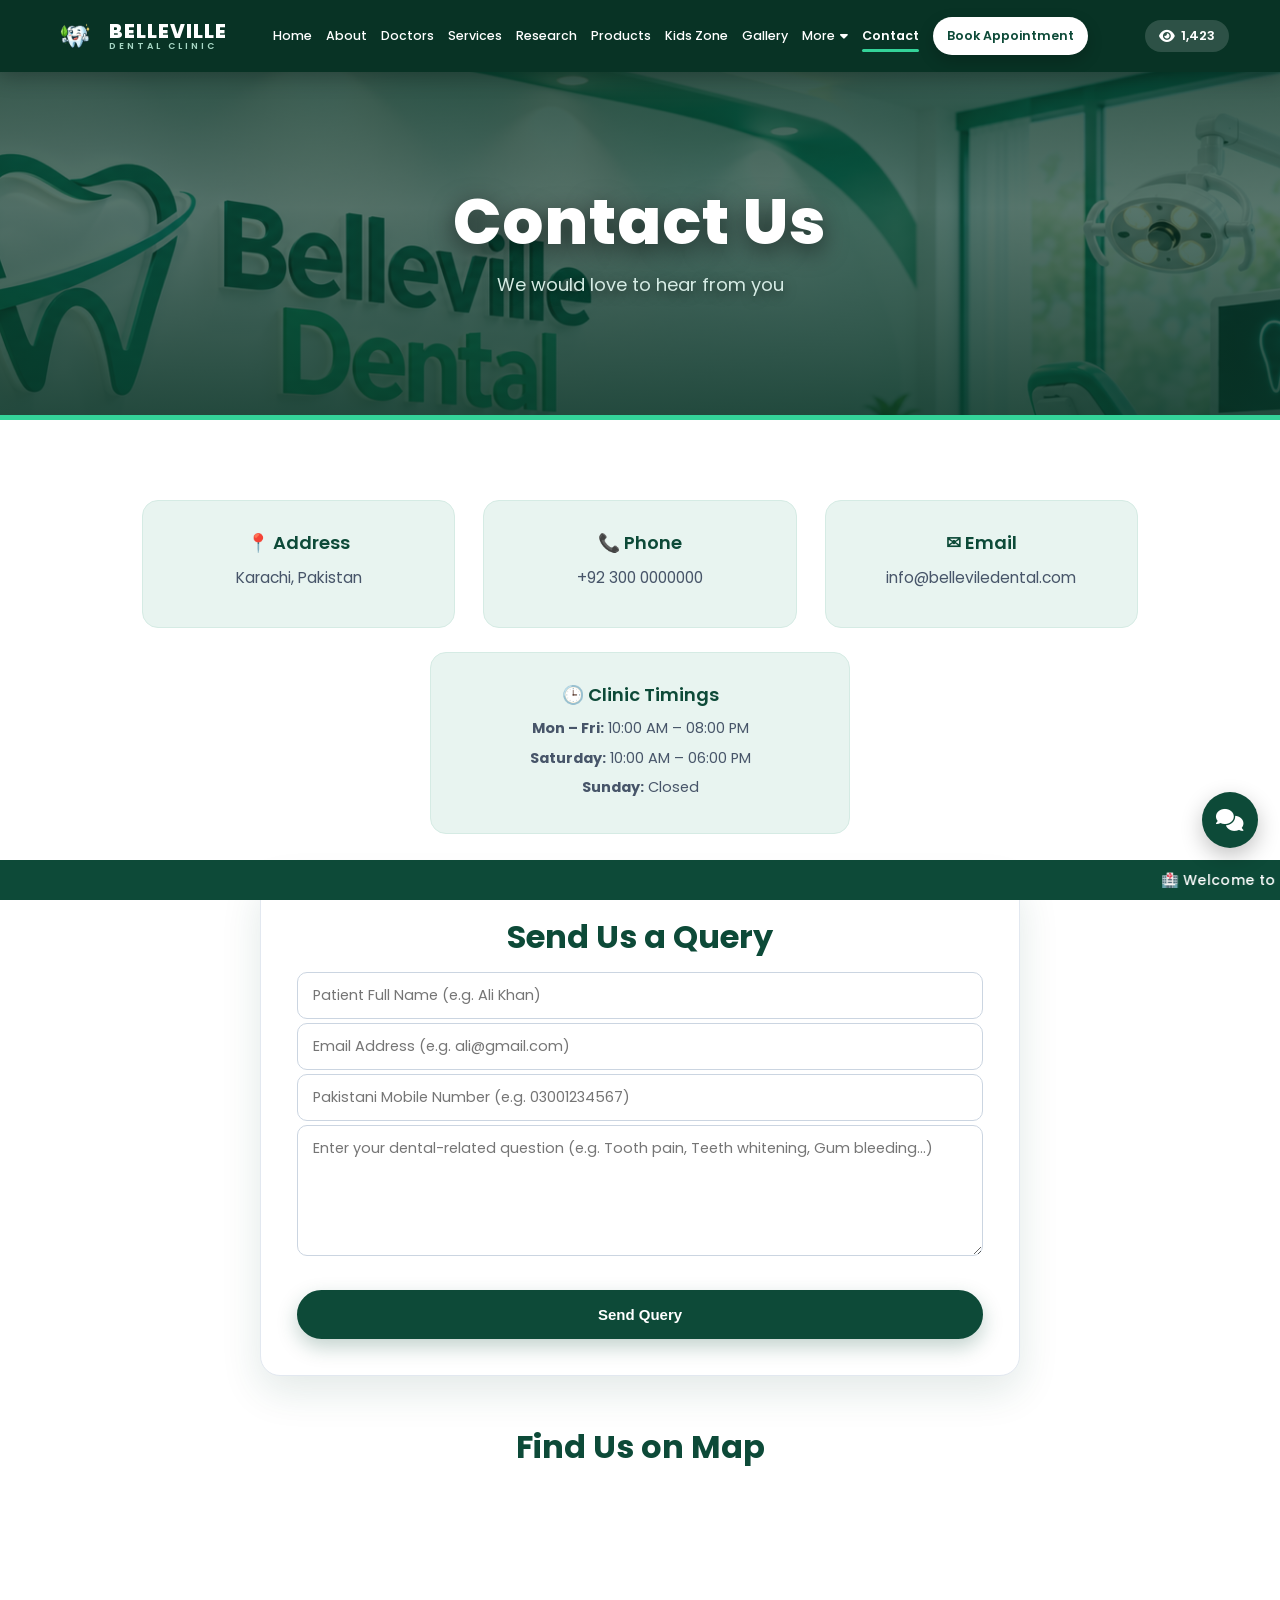
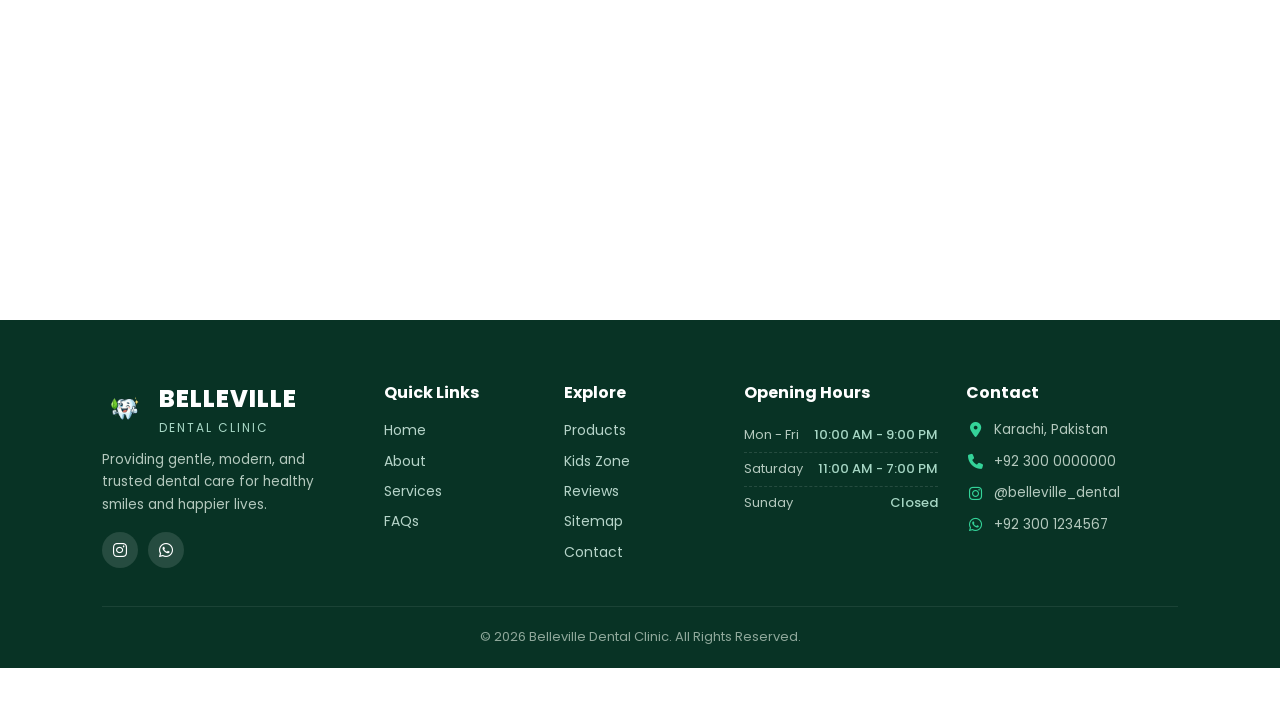
<file: contact.html>
<!DOCTYPE html>
<html lang="en">
<head>
<meta charset="UTF-8">
<meta name="viewport" content="width=device-width, initial-scale=1">
<title>Contact Us | Belleville Dental</title>
<link rel="stylesheet" href="style.css">
<link href="https://fonts.googleapis.com/css2?family=Poppins:wght@300;400;500;600;700;800&display=swap" rel="stylesheet">
<link rel="stylesheet" href="https://cdnjs.cloudflare.com/ajax/libs/font-awesome/6.5.1/css/all.min.css">
<style>
    html { scroll-behavior: smooth; }
    .visitor {
        margin-left: auto; display: inline-flex; align-items: center; gap: 6px;
        background: rgba(255, 255, 255, 0.15); color: #ffffff; padding: 6px 14px;
        border-radius: 50px; font-size: 13px; font-weight: 600; white-space: nowrap;
    }
    .visitor i { font-size: 14px; }
    .dropdown { position: relative; display: inline-block; }
    .dropbtn { cursor: pointer; display: inline-flex; align-items: center; gap: 5px; }
    .dropdown-content {
        display: none; position: absolute; top: 100%; left: 0; background-color: #ffffff;
        min-width: 175px; box-shadow: 0 10px 25px rgba(0, 0, 0, 0.12); border-radius: 10px;
        z-index: 1000; overflow: hidden; border: 1px solid #e2e8f0; padding: 6px 0;
    }
    .dropdown-content a {
        color: #1e293b !important; padding: 10px 16px !important; text-decoration: none;
        display: block !important; font-size: 14px; transition: background 0.2s, color 0.2s; margin: 0 !important;
    }
    .dropdown-content a:hover { background-color: #e8f4f0; color: #0d4a38 !important; }
    .dropdown:hover .dropdown-content { display: block; }

    /* ===== Centered Timing Card Wrapper ===== */
    .timing-card-wrapper {
        display: flex;
        justify-content: center;
        margin-top: 24px;
    }
    .timing-card {
        width: 100%;
        max-width: 420px;
        text-align: center;
    }
    .timing-card h3 {
        margin-bottom: 12px;
    }
    .timing-card p {
        margin: 6px 0;
        font-size: 14.5px;
        color: #475569;
    }

    /* ===== Query Validation & Feedback Styling ===== */
    .validation-error {
        display: none;
        margin-top: 14px;
        padding: 13px 16px;
        border-radius: 10px;
        background: #fef2f2;
        color: #b91c1c;
        border: 1px solid #fca5a5;
        font-size: 13.5px;
        line-height: 1.5;
        font-weight: 500;
    }
    .validation-error strong {
        display: block;
        font-size: 14.5px;
        margin-bottom: 3px;
    }
    .query-feedback {
        display: none;
        margin-top: 14px;
        padding: 13px 16px;
        border-radius: 10px;
        background: #e8f4f0;
        color: #0d4a38;
        border: 1px solid #34d399;
        font-size: 14px;
        font-weight: 600;
    }

    /* ===== Enhanced Balanced Footer CSS with Logo Animation ===== */
    .footer-grid {
        display: grid !important;
        grid-template-columns: 1.5fr 0.9fr 0.9fr 1.15fr 1.25fr !important;
        gap: 28px !important;
        align-items: start;
    }
    @media (max-width: 1024px) {
        .footer-grid { grid-template-columns: repeat(2, 1fr) !important; }
    }
    @media (max-width: 600px) {
        .footer-grid { grid-template-columns: 1fr !important; }
    }
    .footer-brand-wrap { display: flex; align-items: center; gap: 12px; margin-bottom: 12px; }
    .footer-brand-wrap img {
        width: 45px;
        height: 45px;
        object-fit: contain;
        animation: footerLogoFloat 3s ease-in-out infinite;
        transition: transform 0.4s ease, filter 0.4s ease;
        cursor: pointer;
    }
    .footer-brand-wrap img:hover {
        animation-play-state: paused;
        transform: scale(1.2) rotate(8deg);
        filter: drop-shadow(0 0 10px rgba(52, 211, 153, 0.8));
    }
    @keyframes footerLogoFloat {
        0%, 100% { transform: translateY(0px) scale(1); }
        50% {
            transform: translateY(-6px) scale(1.06);
            filter: drop-shadow(0 5px 8px rgba(52, 211, 153, 0.4));
        }
    }
    .footer-brand-wrap h2 { margin: 0; letter-spacing: 1px; color: #ffffff; }
    .footer-brand-wrap p { margin: 0; font-size: 12px; color: #a7d7c5; letter-spacing: 2px; text-transform: uppercase; }
    
    .footer-desc {
        font-size: 13.5px;
        line-height: 1.65;
        color: #b4c9be;
        margin-bottom: 16px;
    }

    .footer-social-links { display: flex; gap: 10px; }
    .footer-social-links a {
        display: inline-flex !important;
        align-items: center;
        justify-content: center;
        width: 36px;
        height: 36px;
        border-radius: 50%;
        background: rgba(255, 255, 255, 0.12);
        color: #ffffff;
        font-size: 16px;
        transition: all 0.3s ease;
        margin: 0 !important;
        padding: 0 !important;
    }
    .footer-social-links a:hover { background: #34d399; color: #083325; transform: translateY(-3px); }

    .footer-hours-list { list-style: none; padding: 0; margin: 0; }
    .footer-hours-list li {
        display: flex;
        justify-content: space-between;
        font-size: 13px;
        color: #b4c9be;
        padding: 6px 0;
        border-bottom: 1px dashed rgba(255, 255, 255, 0.12);
    }
    .footer-hours-list li:last-child { border-bottom: none; }
    .footer-hours-list li span:last-child { color: #a7d7c5; font-weight: 500; }

    .footer-contact-item {
        display: flex !important;
        align-items: center;
        gap: 10px;
        margin-bottom: 10px !important;
        color: #b4c9be;
        font-size: 13.5px;
        text-decoration: none;
    }
    .footer-contact-item i {
        font-size: 15px;
        color: #34d399;
        width: 18px;
        text-align: center;
        flex-shrink: 0;
    }
    a.footer-contact-item:hover { color: #34d399; }
    .copyright {
        text-align: center; padding: 20px 10px 0 10px; margin-top: 35px;
        border-top: 1px solid rgba(255, 255, 255, 0.08); font-size: 13px; color: #8fa89b;
    }

    /* Floating Chat Button & Chatbox Styling */
    .chat-widget-btn {
        position: fixed;
        right: 22px;
        bottom: 52px;
        width: 56px;
        height: 56px;
        border-radius: 50%;
        background: #0d4a38;
        color: #ffffff;
        display: flex;
        align-items: center;
        justify-content: center;
        font-size: 22px;
        cursor: pointer;
        box-shadow: 0 8px 22px rgba(0, 0, 0, 0.24);
        z-index: 9998;
        transition: transform 0.25s ease, background 0.25s ease;
    }
    .chat-widget-btn:hover {
        transform: scale(1.06);
        background: #176950;
    }

    .chat-box-container {
        position: fixed;
        right: 22px;
        bottom: 52px;
        width: 350px;
        max-width: calc(100vw - 24px);
        max-height: 75vh;
        background: #ffffff;
        border-radius: 16px;
        box-shadow: 0 14px 34px rgba(0, 0, 0, 0.25);
        border: 1px solid #e2e8f0;
        display: flex;
        flex-direction: column;
        overflow: hidden;
        z-index: 9999;
        font-family: 'Poppins', sans-serif;
    }

    .chat-header {
        background: linear-gradient(135deg, #0d4a38, #2b7a62);
        color: #ffffff;
        padding: 13px 16px;
        display: flex;
        align-items: center;
        justify-content: space-between;
    }
    .chat-header-info h4 {
        margin: 0;
        font-size: 15px;
        font-weight: 600;
    }
    .chat-header-info p {
        margin: 2px 0 0;
        font-size: 11.5px;
        opacity: 0.9;
    }
    .chat-close-btn {
        background: transparent;
        border: none;
        color: #ffffff;
        font-size: 24px;
        line-height: 1;
        cursor: pointer;
        padding: 0 4px;
    }

    .chat-body {
        flex: 1;
        overflow-y: auto;
        padding: 12px 14px;
        display: flex;
        flex-direction: column;
        gap: 9px;
        background: #f8fafc;
    }
    .chat-message {
        padding: 10px 13px;
        border-radius: 12px;
        font-size: 13px;
        line-height: 1.45;
        max-width: 86%;
        word-wrap: break-word;
    }
    .chat-message.bot {
        background: #ffffff;
        color: #1e293b;
        border: 1px solid #e2e8f0;
        align-self: flex-start;
    }
    .chat-message.user {
        background: #0d4a38;
        color: #ffffff;
        align-self: flex-end;
    }
    .chat-message.bot a {
        color: #0d4a38;
        font-weight: 600;
        text-decoration: underline;
    }

    .chat-quick-replies {
        display: flex;
        flex-wrap: wrap;
        gap: 6px;
        padding: 8px 12px;
        background: #f1f5f9;
        border-top: 1px solid #e2e8f0;
    }
    .chat-quick-btn {
        background: #ffffff;
        color: #0d4a38;
        border: 1px solid #0d4a38;
        border-radius: 16px;
        padding: 4px 10px;
        font-size: 11.5px;
        font-weight: 600;
        font-family: 'Poppins', sans-serif;
        cursor: pointer;
        transition: all 0.2s ease;
    }
    .chat-quick-btn:hover {
        background: #0d4a38;
        color: #ffffff;
    }

    .chat-footer {
        display: flex;
        align-items: center;
        gap: 8px;
        padding: 10px 12px;
        background: #ffffff;
        border-top: 1px solid #e2e8f0;
    }
    .chat-input {
        flex: 1;
        padding: 9px 13px;
        border: 1px solid #cbd5e1;
        border-radius: 20px;
        font-family: 'Poppins', sans-serif;
        font-size: 13px;
        outline: none;
    }
    .chat-input:focus {
        border-color: #0d4a38;
    }
    .chat-send-btn {
        width: 38px;
        height: 38px;
        border-radius: 50%;
        border: none;
        background: #0d4a38;
        color: #ffffff;
        cursor: pointer;
        display: flex;
        align-items: center;
        justify-content: center;
        flex-shrink: 0;
        transition: background 0.2s ease;
    }
    .chat-send-btn:hover {
        background: #176950;
    }
</style>
</head>
<body>

<header class="header">
    <a href="index.html" class="logo">
        <img src="photo/WhatsApp_Image_2026-11-10_at_9.17.55_PM-removebg-preview.png" alt="Belleville Dental Logo" class="logo-img">
        <span>BELLEVILLE<small>DENTAL CLINIC</small></span>
    </a>
    <button class="menu-btn" id="menuBtn">☰</button>
    <nav id="navbar">
        <a href="index.html">Home</a>
        <a href="about.html">About</a>
        <a href="doctors.html">Doctors</a>
        <a href="services.html">Services</a>
        <a href="research.html">Research</a>
        <a href="products.html">Products</a>
        <a href="kidsgaming.html">Kids Zone</a>
        <a href="gellery.html">Gallery</a>
        <div class="dropdown">
            <a href="javascript:void(0)" class="dropbtn">More <i class="fa-solid fa-caret-down"></i></a>
            <div class="dropdown-content">
                <a href="FAQ.html"><i class="fa-solid fa-circle-question"></i> FAQs</a>
                <a href="index.html#reviews-section"><i class="fa-solid fa-star"></i> Patient Reviews</a>
                <a href="sitemap.html"><i class="fa-solid fa-sitemap"></i> Sitemap</a>
            </div>
        </div>
        <a class="active" href="contact.html">Contact</a>
        <a class="nav-appointment" href="appoinment.html">Book Appointment</a>
    </nav>
    <div class="visitor" title="Total Visitors"><i class="fa-solid fa-eye"></i> <span id="visitorCount">0</span></div>
</header>

<section class="page-banner"><h1>Contact Us</h1><p>We would love to hear from you</p></section>

<section class="content">
    <div class="cards">
        <div class="card"><h3>📍 Address</h3><p>Karachi, Pakistan</p></div>
        <div class="card"><h3>📞 Phone</h3><p>+92 300 0000000</p></div>
        <div class="card"><h3>✉ Email</h3><p>info@belleviledental.com</p></div>
    </div>

    <!-- Centered Clinic Timings Card -->
    <div class="timing-card-wrapper">
        <div class="card timing-card">
            <h3>🕒 Clinic Timings</h3>
            <p><strong>Mon – Fri:</strong> 10:00 AM – 08:00 PM</p>
            <p><strong>Saturday:</strong> 10:00 AM – 06:00 PM</p>
            <p><strong>Sunday:</strong> Closed</p>
        </div>
    </div>

    <div class="form-box" style="margin-top:40px">
        <h2>Send Us a Query</h2>
        <form class="demo-form" data-form="Query" id="queryForm" novalidate>
            <input type="text" name="name" placeholder="Patient Full Name (e.g. Ali Khan)" required>
            <input type="email" name="email" placeholder="Email Address (e.g. ali@gmail.com)" required>
            <input type="tel" name="phone" id="phoneInput" placeholder="Pakistani Mobile Number (e.g. 03001234567)" maxlength="11" inputmode="numeric" required>
            <textarea name="query" rows="5" placeholder="Enter your dental-related question (e.g. Tooth pain, Teeth whitening, Gum bleeding...)" required></textarea>
            <button type="submit" class="btn">Send Query</button>
        </form>
        <div class="validation-error" id="validationError"></div>
        <div class="query-feedback" id="queryFeedback"></div>
    </div>

    <h2 style="margin-top:45px; text-align:center;">Find Us on Map</h2>
    <iframe src="https://www.google.com/maps?q=Karachi%20Pakistan&output=embed" width="100%" height="350" style="border:0;border-radius:12px" loading="lazy" allowfullscreen></iframe>
</section>

<footer>
    <div class="footer-grid">
        <div>
            <div class="footer-brand-wrap">
                <img src="photo/WhatsApp_Image_2026-11-10_at_9.17.55_PM-removebg-preview.png" alt="Belleville Dental Logo">
                <div>
                    <h2>BELLEVILLE</h2>
                    <p>Dental Clinic</p>
                </div>
            </div>
            <p class="footer-desc">Providing gentle, modern, and trusted dental care for healthy smiles and happier lives.</p>
            <div class="footer-social-links">
                <a href="https://instagram.com/belleville_dental" target="_blank" title="Instagram"><i class="fa-brands fa-instagram"></i></a>
                <a href="https://wa.me/923001234567" target="_blank" title="WhatsApp"><i class="fa-brands fa-whatsapp"></i></a>
            </div>
        </div>
        <div>
            <h3>Quick Links</h3>
            <a href="index.html">Home</a>
            <a href="about.html">About</a>
            <a href="services.html">Services</a>
            <a href="FAQ.html">FAQs</a>
        </div>
        <div>
            <h3>Explore</h3>
            <a href="products.html">Products</a>
            <a href="kidsgaming.html">Kids Zone</a>
            <a href="index.html#reviews-section">Reviews</a>
            <a href="sitemap.html">Sitemap</a>
            <a href="contact.html">Contact</a>
        </div>
        <div>
            <h3>Opening Hours</h3>
            <ul class="footer-hours-list">
                <li><span>Mon - Fri</span><span>10:00 AM - 9:00 PM</span></li>
                <li><span>Saturday</span><span>11:00 AM - 7:00 PM</span></li>
                <li><span>Sunday</span><span>Closed</span></li>
            </ul>
        </div>
        <div>
            <h3>Contact</h3>
            <p class="footer-contact-item"><i class="fa-solid fa-location-dot"></i> Karachi, Pakistan</p>
            <p class="footer-contact-item"><i class="fa-solid fa-phone"></i> +92 300 0000000</p>
            <a href="https://instagram.com/belleville_dental" target="_blank" class="footer-contact-item"><i class="fa-brands fa-instagram"></i> @belleville_dental</a>
            <a href="https://wa.me/923001234567" target="_blank" class="footer-contact-item"><i class="fa-brands fa-whatsapp"></i> +92 300 1234567</a>
        </div>
    </div>
    <div class="copyright">© 2026 Belleville Dental Clinic. All Rights Reserved.</div>
</footer>

<div class="ticker"><marquee id="ticker" scrollamount="6"><span id="liveTickerText">Welcome to Belleville Dental Clinic</span></marquee></div>

<div class="chat-widget-btn" id="chatToggleBtn" title="Chat with us"><i class="fa-solid fa-comments"></i></div>
<div class="chat-box-container" id="chatBox" style="display: none;">
    <div class="chat-header">
        <div class="chat-header-info"><h4>Belleville Dental Support</h4><p>Typically replies instantly</p></div>
        <button type="button" class="chat-close-btn" id="chatCloseBtn">&times;</button>
    </div>
    <div class="chat-body" id="chatBody">
        <div class="chat-message bot">
            👋 <strong>Welcome to Belleville Dental Clinic!</strong><br>
            How can we help you with your smile today? Choose an option below or type your question. 😊
        </div>
    </div>
    <div class="chat-quick-replies" id="chatQuickReplies">
        <button type="button" class="chat-quick-btn" data-topic="appointment">Appointment</button>
        <button type="button" class="chat-quick-btn" data-topic="services">Services</button>
        <button type="button" class="chat-quick-btn" data-topic="timing">Clinic Timing</button>
        <button type="button" class="chat-quick-btn" data-topic="doctors">Doctors Info</button>
        <button type="button" class="chat-quick-btn" data-topic="contact">WhatsApp / Contact</button>
    </div>
    <div class="chat-footer">
        <input type="text" id="chatInput" class="chat-input" placeholder="Type a message...">
        <button type="button" id="chatSendBtn" class="chat-send-btn"><i class="fa-solid fa-paper-plane"></i></button>
    </div>
</div>

<script src="https://code.jquery.com/jquery-3.7.1.min.js"></script>
<script src="script.js"></script>
<script>
(function () {
    const STORAGE_KEY = "belleville_dental_queries_v1";

    const queryForm = document.getElementById("queryForm");
    const phoneInput = document.getElementById("phoneInput");
    const errorBox = document.getElementById("validationError");
    const feedbackBox = document.getElementById("queryFeedback");

    const DENTAL_KEYWORDS = [
        "dental", "dentist", "tooth", "teeth", "whitening", "gum", "gums",
        "bleeding", "sensitivity", "sensitive", "implant", "implants",
        "wisdom", "pain", "toothache", "ache", "kids", "child", "children",
        "pediatric", "cleaning", "scaling", "polishing", "cavity", "cavities",
        "filling", "fillings", "root canal", "rct", "braces", "aligner",
        "aligners", "orthodontic", "crown", "bridge", "veneer", "veneers",
        "extraction", "remove", "removal", "molar", "enamel", "plaque",
        "tartar", "bad breath", "halitosis", "mouth", "oral", "jaw",
        "swelling", "abscess", "ulcer", "denture", "dentures", "floss",
        "fluoride", "checkup", "xray", "x-ray", "smile"
    ];

    const REJECTED_KEYWORDS = [
        "job", "jobs", "hiring", "vacancy", "vacancies", "salary", "cv", "resume", "internship", "career",
        "shopping", "buy", "clothes", "shirt", "shoes", "dress", "mobile", "laptop", "price of phone", "discount",
        "recipe", "recipes", "cooking", "cook", "biryani", "pasta", "cake", "pizza", "food", "kitchen", "ingredients",
        "capital of", "president", "prime minister", "weather", "cricket", "football", "movie", "song", "general knowledge",
        "love you", "miss you", "hello friend", "how are you", "personal", "gossip", "joke"
    ];

    function escapeHtml(text) {
        return String(text)
            .replace(/&/g, "&amp;")
            .replace(/</g, "&lt;")
            .replace(/>/g, "&gt;")
            .replace(/"/g, "&quot;")
            .replace(/'/g, "&#039;");
    }

    function showError(title, message) {
        if (feedbackBox) {
            feedbackBox.style.display = "none";
        }
        if (errorBox) {
            errorBox.style.display = "block";
            if (title) {
                errorBox.innerHTML = "<strong>" + escapeHtml(title) + "</strong>" + escapeHtml(message);
            } else {
                errorBox.innerHTML = "❌ " + escapeHtml(message);
            }
        }
    }

    function showSuccess(message) {
        if (errorBox) {
            errorBox.style.display = "none";
        }
        if (feedbackBox) {
            feedbackBox.style.display = "block";
            feedbackBox.innerHTML = "✅ " + escapeHtml(message);
        }
    }

    function getSavedQueries() {
        try {
            const raw = localStorage.getItem(STORAGE_KEY);
            if (raw) {
                const parsed = JSON.parse(raw);
                if (Array.isArray(parsed)) {
                    return parsed;
                }
            }
        } catch (err) {
            console.error("Failed to read saved queries:", err);
        }
        return [];
    }

    function saveQueries(list) {
        try {
            localStorage.setItem(STORAGE_KEY, JSON.stringify(list));
        } catch (err) {
            console.error("Failed to save queries:", err);
        }
    }

    if (phoneInput) {
        phoneInput.addEventListener("input", function () {
            this.value = this.value.replace(/\D/g, "").slice(0, 11);
        });
    }

    function isDentalQuery(text) {
        const lower = text.toLowerCase();

        const hasRejectedTopic = REJECTED_KEYWORDS.some(function (word) {
            return lower.includes(word);
        });
        if (hasRejectedTopic) {
            return false;
        }

        const hasDentalTopic = DENTAL_KEYWORDS.some(function (word) {
            return lower.includes(word);
        });
        return hasDentalTopic;
    }

    if (queryForm) {
        queryForm.addEventListener("submit", function (e) {
            e.preventDefault();
            e.stopImmediatePropagation();

            const name = queryForm.querySelector('input[name="name"]').value.trim();
            const email = queryForm.querySelector('input[name="email"]').value.trim();
            const phone = queryForm.querySelector('input[name="phone"]').value.trim();
            const queryText = queryForm.querySelector('textarea[name="query"]').value.trim();

            if (!name || !email || !phone || !queryText) {
                showError("", "All fields are required. Please fill out the form completely.");
                return;
            }

            const nameRegex = /^[A-Za-z\s]{3,50}$/;
            if (!nameRegex.test(name)) {
                showError("", "Please enter a valid patient name (at least 3 letters, no numbers or symbols).");
                return;
            }

            const emailRegex = /^[A-Za-z0-9._%+-]+@[A-Za-z0-9.-]+\.[A-Za-z]{2,}$/;
            if (!emailRegex.test(email)) {
                showError("", "Please enter a valid email address (e.g. name@example.com).");
                return;
            }

            const pkPhoneRegex = /^03\d{9}$/;
            if (!pkPhoneRegex.test(phone)) {
                showError("", "Please enter a valid 11-digit Pakistani mobile number starting with 03 (e.g. 03001234567).");
                return;
            }

            const words = queryText.split(/\s+/).filter(Boolean);
            if (words.length < 2) {
                showError("", "Your dental query must contain at least 2 words.");
                return;
            }

            if (!isDentalQuery(queryText)) {
                showError(
                    "Invalid Query",
                    "Please enter a dental-related question only. This form is exclusively for dental queries."
                );
                return;
            }

            const existingQueries = getSavedQueries();
            existingQueries.unshift({
                id: Date.now(),
                name: name,
                email: email,
                phone: phone,
                query: queryText,
                status: "Pending"
            });
            saveQueries(existingQueries);

            showSuccess("Your query has been submitted successfully!");
            queryForm.reset();
        }, true);
    }
})();
</script>
</body>
</html>
</file>
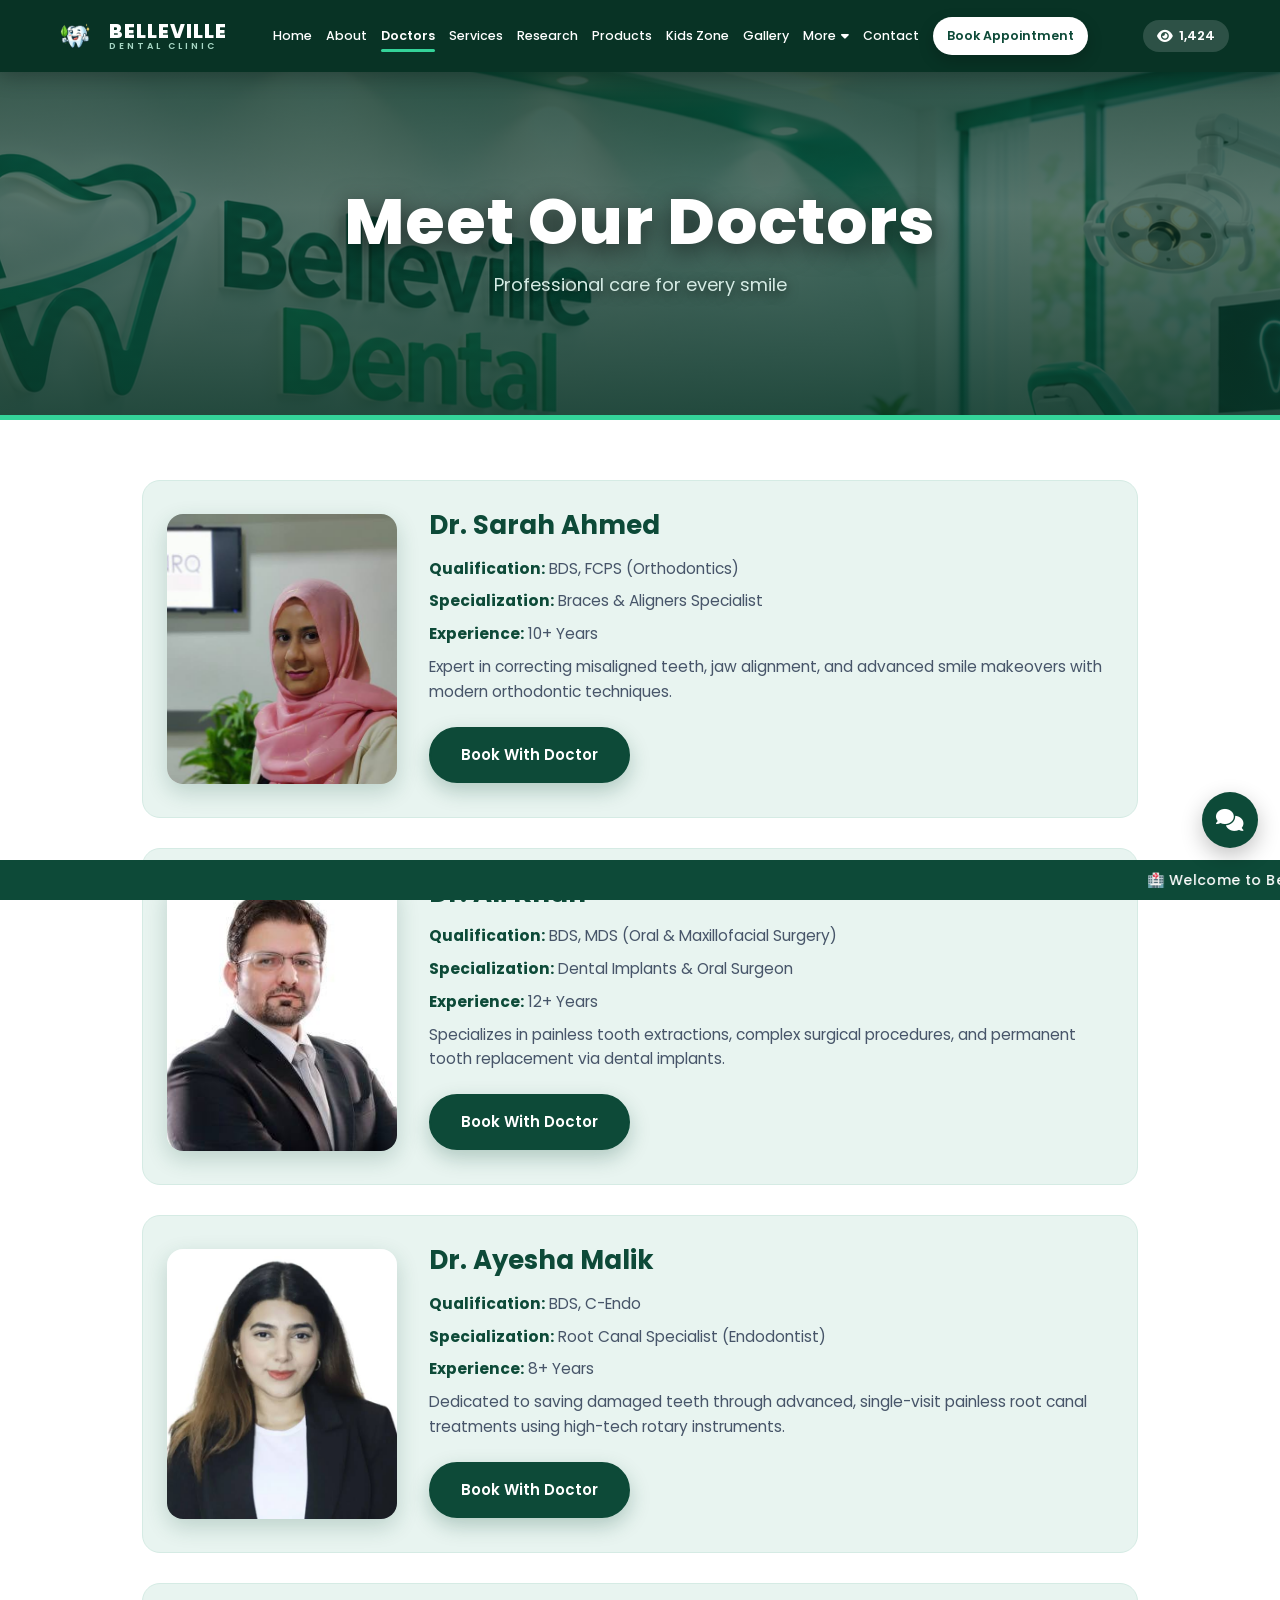
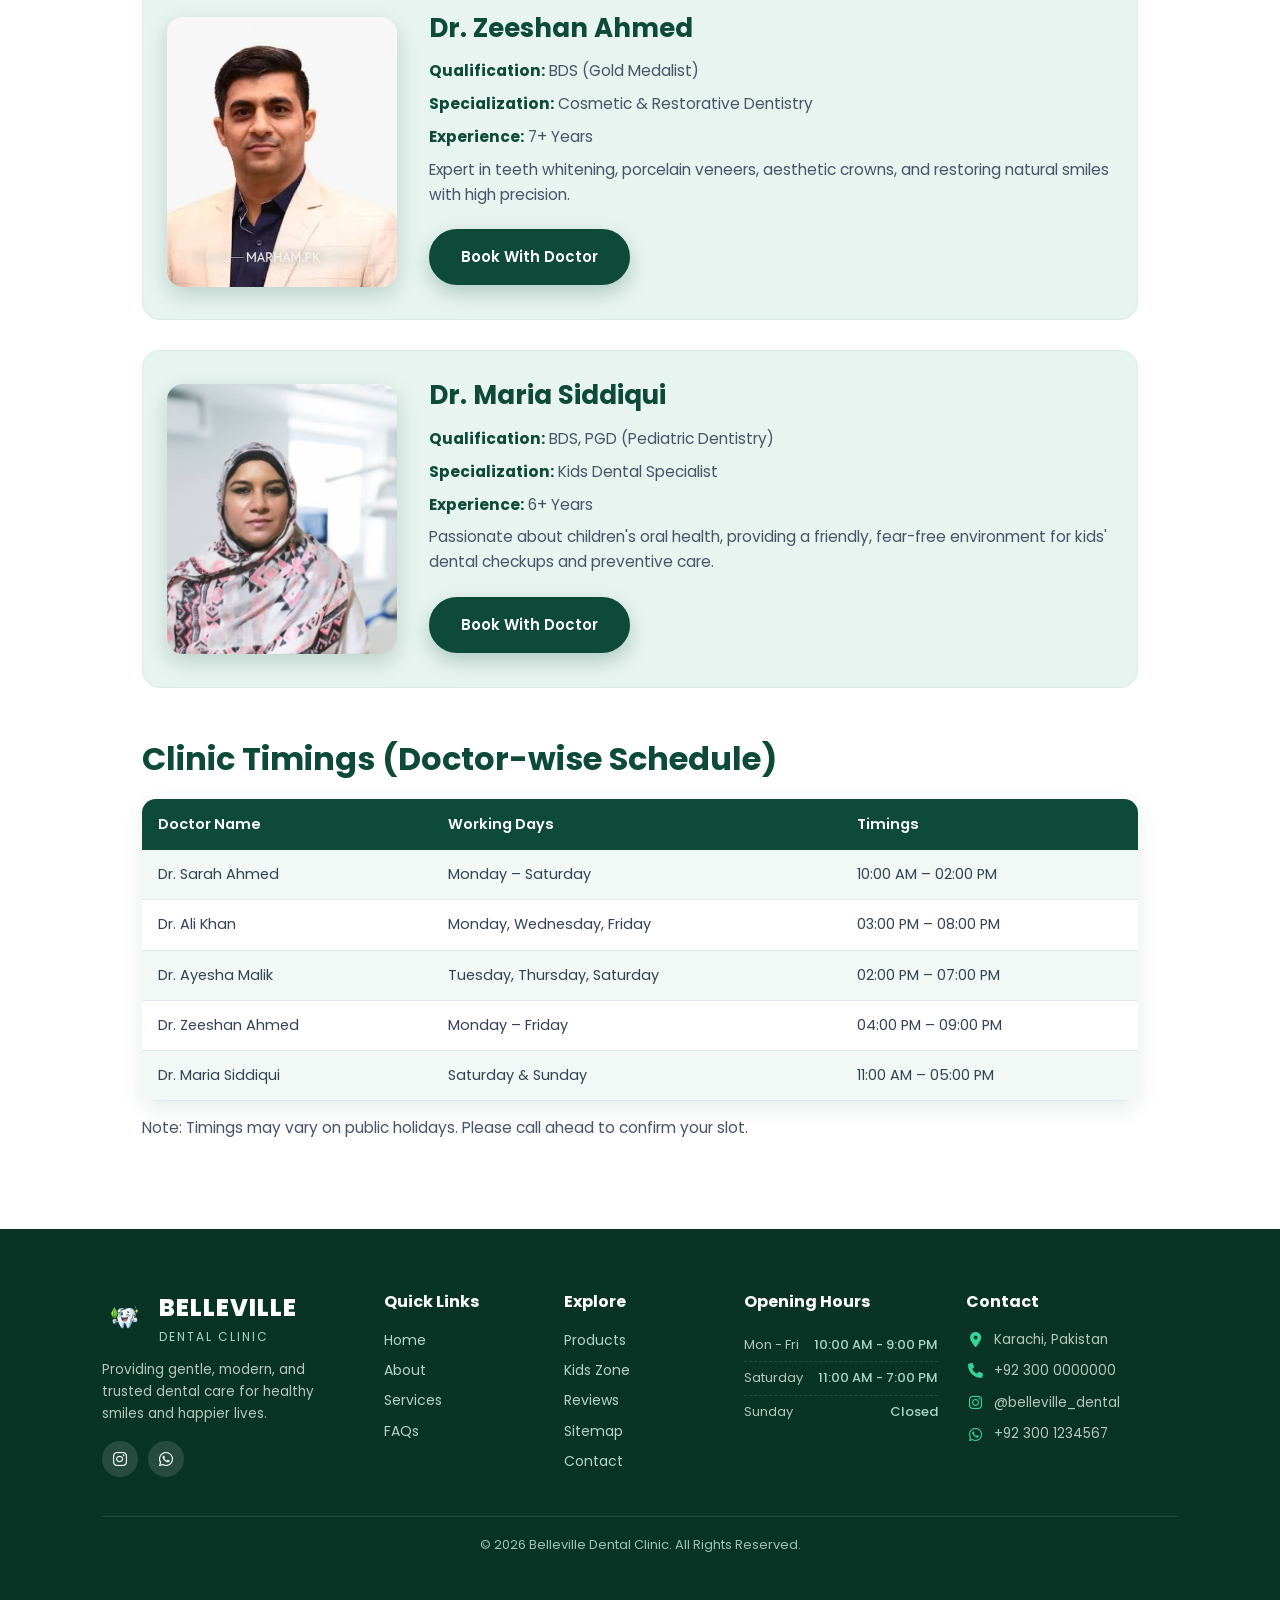
<file: doctors.html>
<!DOCTYPE html>
<html lang="en">
<head>
<meta charset="UTF-8">
<meta name="viewport" content="width=device-width, initial-scale=1">
<title>Our Doctors | Belleville Dental</title>
<link rel="stylesheet" href="style.css">
<link href="https://fonts.googleapis.com/css2?family=Poppins:wght@300;400;500;600;700;800&display=swap" rel="stylesheet">
<link rel="stylesheet" href="https://cdnjs.cloudflare.com/ajax/libs/font-awesome/6.5.1/css/all.min.css">
<style>
    html { scroll-behavior: smooth; }
    .visitor {
        margin-left: auto; display: inline-flex; align-items: center; gap: 6px;
        background: rgba(255, 255, 255, 0.15); color: #ffffff; padding: 6px 14px;
        border-radius: 50px; font-size: 13px; font-weight: 600; white-space: nowrap;
    }
    .visitor i { font-size: 14px; }
    footer { padding-bottom: 45px; }
    .dropdown { position: relative; display: inline-block; }
    .dropbtn { cursor: pointer; display: inline-flex; align-items: center; gap: 5px; }
    .dropdown-content {
        display: none; position: absolute; top: 100%; left: 0; background-color: #ffffff;
        min-width: 175px; box-shadow: 0 10px 25px rgba(0, 0, 0, 0.12); border-radius: 10px;
        z-index: 1000; overflow: hidden; border: 1px solid #e2e8f0; padding: 6px 0;
    }
    .dropdown-content a {
        color: #1e293b !important; padding: 10px 16px !important; text-decoration: none;
        display: block !important; font-size: 14px; transition: background 0.2s, color 0.2s; margin: 0 !important;
    }
    .dropdown-content a:hover { background-color: #e8f4f0; color: #0d4a38 !important; }
    .dropdown:hover .dropdown-content { display: block; }
    .page-banner.doctors-banner {
        min-height: 420px; border-bottom: 5px solid #34d399;
        background: linear-gradient(180deg, rgba(8, 51, 37, 0.88) 0%, rgba(8, 51, 37, 0.68) 50%, rgba(8, 51, 37, 0.88) 100%),
        url('photo/bg.png') center 35% / cover no-repeat fixed, #0d4a38 !important;
    }
    .page-banner.doctors-banner h1 { font-size: clamp(36px, 6vw, 64px) !important; letter-spacing: 1px; text-shadow: 0 6px 24px rgba(0, 0, 0, 0.6); }
    .page-banner.doctors-banner p { font-size: 18px !important; color: #d5ebe4; text-shadow: 0 3px 12px rgba(0, 0, 0, 0.6); }

    /* Enhanced Balanced Footer CSS with Logo Animation */
    .footer-grid {
        display: grid !important;
        grid-template-columns: 1.5fr 0.9fr 0.9fr 1.15fr 1.25fr !important;
        gap: 28px !important;
        align-items: start;
    }
    @media (max-width: 1024px) {
        .footer-grid { grid-template-columns: repeat(2, 1fr) !important; }
    }
    @media (max-width: 600px) {
        .footer-grid { grid-template-columns: 1fr !important; }
    }
    .footer-brand-wrap { display: flex; align-items: center; gap: 12px; margin-bottom: 12px; }
    .footer-brand-wrap img {
        width: 45px;
        height: 45px;
        object-fit: contain;
        animation: footerLogoFloat 3s ease-in-out infinite;
        transition: transform 0.4s ease, filter 0.4s ease;
        cursor: pointer;
    }
    .footer-brand-wrap img:hover {
        animation-play-state: paused;
        transform: scale(1.2) rotate(8deg);
        filter: drop-shadow(0 0 10px rgba(52, 211, 153, 0.8));
    }
    @keyframes footerLogoFloat {
        0%, 100% { transform: translateY(0px) scale(1); }
        50% {
            transform: translateY(-6px) scale(1.06);
            filter: drop-shadow(0 5px 8px rgba(52, 211, 153, 0.4));
        }
    }
    .footer-brand-wrap h2 { margin: 0; letter-spacing: 1px; }
    .footer-brand-wrap p { margin: 0; font-size: 12px; color: #a7d7c5; letter-spacing: 2px; text-transform: uppercase; }
    
    .footer-desc {
        font-size: 13.5px;
        line-height: 1.65;
        color: #b4c9be;
        margin-bottom: 16px;
    }

    .footer-social-links { display: flex; gap: 10px; }
    .footer-social-links a {
        display: inline-flex !important;
        align-items: center;
        justify-content: center;
        width: 36px;
        height: 36px;
        border-radius: 50%;
        background: rgba(255, 255, 255, 0.12);
        color: #ffffff;
        font-size: 16px;
        transition: all 0.3s ease;
        margin: 0 !important;
        padding: 0 !important;
    }
    .footer-social-links a:hover { background: #34d399; color: #083325; transform: translateY(-3px); }

    .footer-hours-list { list-style: none; padding: 0; margin: 0; }
    .footer-hours-list li {
        display: flex;
        justify-content: space-between;
        font-size: 13px;
        color: #b4c9be;
        padding: 6px 0;
        border-bottom: 1px dashed rgba(255, 255, 255, 0.12);
    }
    .footer-hours-list li:last-child { border-bottom: none; }
    .footer-hours-list li span:last-child { color: #a7d7c5; font-weight: 500; }

    .footer-contact-item {
        display: flex !important;
        align-items: center;
        gap: 10px;
        margin-bottom: 10px !important;
        color: #b4c9be;
        font-size: 13.5px;
        text-decoration: none;
    }
    .footer-contact-item i {
        font-size: 15px;
        color: #34d399;
        width: 18px;
        text-align: center;
        flex-shrink: 0;
    }
    a.footer-contact-item:hover { color: #34d399; }

    /* Floating Chat Button & Chatbox Styling */
    .chat-widget-btn {
        position: fixed;
        right: 22px;
        bottom: 52px;
        width: 56px;
        height: 56px;
        border-radius: 50%;
        background: #0d4a38;
        color: #ffffff;
        display: flex;
        align-items: center;
        justify-content: center;
        font-size: 22px;
        cursor: pointer;
        box-shadow: 0 8px 22px rgba(0, 0, 0, 0.24);
        z-index: 9998;
        transition: transform 0.25s ease, background 0.25s ease;
    }
    .chat-widget-btn:hover {
        transform: scale(1.06);
        background: #176950;
    }

    .chat-box-container {
        position: fixed;
        right: 22px;
        bottom: 52px;
        width: 350px;
        max-width: calc(100vw - 24px);
        max-height: 75vh;
        background: #ffffff;
        border-radius: 16px;
        box-shadow: 0 14px 34px rgba(0, 0, 0, 0.25);
        border: 1px solid #e2e8f0;
        display: flex;
        flex-direction: column;
        overflow: hidden;
        z-index: 9999;
        font-family: 'Poppins', sans-serif;
    }

    .chat-header {
        background: linear-gradient(135deg, #0d4a38, #2b7a62);
        color: #ffffff;
        padding: 13px 16px;
        display: flex;
        align-items: center;
        justify-content: space-between;
    }
    .chat-header-info h4 {
        margin: 0;
        font-size: 15px;
        font-weight: 600;
    }
    .chat-header-info p {
        margin: 2px 0 0;
        font-size: 11.5px;
        opacity: 0.9;
    }
    .chat-close-btn {
        background: transparent;
        border: none;
        color: #ffffff;
        font-size: 24px;
        line-height: 1;
        cursor: pointer;
        padding: 0 4px;
    }

    .chat-body {
        flex: 1;
        overflow-y: auto;
        padding: 12px 14px;
        display: flex;
        flex-direction: column;
        gap: 9px;
        background: #f8fafc;
    }
    .chat-message {
        padding: 10px 13px;
        border-radius: 12px;
        font-size: 13px;
        line-height: 1.45;
        max-width: 86%;
        word-wrap: break-word;
    }
    .chat-message.bot {
        background: #ffffff;
        color: #1e293b;
        border: 1px solid #e2e8f0;
        align-self: flex-start;
    }
    .chat-message.user {
        background: #0d4a38;
        color: #ffffff;
        align-self: flex-end;
    }
    .chat-message.bot a {
        color: #0d4a38;
        font-weight: 600;
        text-decoration: underline;
    }

    /* Chatbox Quick Replies & Link Styling */
    .chat-quick-replies {
        display: flex;
        flex-wrap: wrap;
        gap: 6px;
        padding: 8px 12px;
        background: #f1f5f9;
        border-top: 1px solid #e2e8f0;
    }
    .chat-quick-btn {
        background: #ffffff;
        color: #0d4a38;
        border: 1px solid #0d4a38;
        border-radius: 16px;
        padding: 4px 10px;
        font-size: 11.5px;
        font-weight: 600;
        font-family: 'Poppins', sans-serif;
        cursor: pointer;
        transition: all 0.2s ease;
    }
    .chat-quick-btn:hover {
        background: #0d4a38;
        color: #ffffff;
    }

    .chat-footer {
        display: flex;
        align-items: center;
        gap: 8px;
        padding: 10px 12px;
        background: #ffffff;
        border-top: 1px solid #e2e8f0;
    }
    .chat-input {
        flex: 1;
        padding: 9px 13px;
        border: 1px solid #cbd5e1;
        border-radius: 20px;
        font-family: 'Poppins', sans-serif;
        font-size: 13px;
        outline: none;
    }
    .chat-input:focus {
        border-color: #0d4a38;
    }
    .chat-send-btn {
        width: 38px;
        height: 38px;
        border-radius: 50%;
        border: none;
        background: #0d4a38;
        color: #ffffff;
        cursor: pointer;
        display: flex;
        align-items: center;
        justify-content: center;
        flex-shrink: 0;
        transition: background 0.2s ease;
    }
    .chat-send-btn:hover {
        background: #176950;
    }
</style>
</head>
<body>

<header class="header">
    <a href="index.html" class="logo">
        <img src="photo/WhatsApp_Image_2026-11-10_at_9.17.55_PM-removebg-preview.png" alt="Belleville Dental Logo" class="logo-img">
        <span>BELLEVILLE<small>DENTAL CLINIC</small></span>
    </a>
    <button class="menu-btn" id="menuBtn">☰</button>
    <nav id="navbar">
        <a href="index.html">Home</a>
        <a href="about.html">About</a>
        <a class="active" href="doctors.html">Doctors</a>
        <a href="services.html">Services</a>
        <a href="research.html">Research</a>
        <a href="products.html">Products</a>
        <a href="kidsgaming.html">Kids Zone</a>
        <a href="gellery.html">Gallery</a>
        <div class="dropdown">
            <a href="javascript:void(0)" class="dropbtn">More <i class="fa-solid fa-caret-down"></i></a>
            <div class="dropdown-content">
                <a href="FAQ.html"><i class="fa-solid fa-circle-question"></i> FAQs</a>
                <a href="index.html#reviews-section"><i class="fa-solid fa-star"></i> Patient Reviews</a>
                <a href="sitemap.html"><i class="fa-solid fa-sitemap"></i> Sitemap</a>
            </div>
        </div>
        <a href="contact.html">Contact</a>
        <a class="nav-appointment" href="appoinment.html">Book Appointment</a>
    </nav>
    <div class="visitor" title="Total Visitors"><i class="fa-solid fa-eye"></i> <span id="visitorCount">0</span></div>
</header>

<section class="page-banner doctors-banner">
    <h1>Meet Our Doctors</h1>
    <p>Professional care for every smile</p>
</section>

<section class="content">
    <div class="doctor-preview" style="margin-bottom: 30px;">
        <img src="photo/girl.jfif" alt="Dr. Sarah Ahmed">
        <div>
            <h2>Dr. Sarah Ahmed</h2>
            <p><b>Qualification:</b> BDS, FCPS (Orthodontics)</p>
            <p><b>Specialization:</b> Braces &amp; Aligners Specialist</p>
            <p><b>Experience:</b> 10+ Years</p>
            <p>Expert in correcting misaligned teeth, jaw alignment, and advanced smile makeovers with modern orthodontic techniques.</p>
            <a href="appoinment.html" class="btn">Book With Doctor</a>
        </div>
    </div>
    <div class="doctor-preview" style="margin-bottom: 30px;">
        <img src="photo/images (6).jfif" alt="Dr. Ali Khan">
        <div>
            <h2>Dr. Ali Khan</h2>
            <p><b>Qualification:</b> BDS, MDS (Oral &amp; Maxillofacial Surgery)</p>
            <p><b>Specialization:</b> Dental Implants &amp; Oral Surgeon</p>
            <p><b>Experience:</b> 12+ Years</p>
            <p>Specializes in painless tooth extractions, complex surgical procedures, and permanent tooth replacement via dental implants.</p>
            <a href="appoinment.html" class="btn">Book With Doctor</a>
        </div>
    </div>
    <div class="doctor-preview" style="margin-bottom: 30px;">
        <img src="photo/girls3.jfif" alt="Dr. Ayesha Malik">
        <div>
            <h2>Dr. Ayesha Malik</h2>
            <p><b>Qualification:</b> BDS, C-Endo</p>
            <p><b>Specialization:</b> Root Canal Specialist (Endodontist)</p>
            <p><b>Experience:</b> 8+ Years</p>
            <p>Dedicated to saving damaged teeth through advanced, single-visit painless root canal treatments using high-tech rotary instruments.</p>
            <a href="appoinment.html" class="btn">Book With Doctor</a>
        </div>
    </div>
    <div class="doctor-preview" style="margin-bottom: 30px;">
        <img src="photo/images (4).jfif" alt="Dr. Zeeshan Ahmed">
        <div>
            <h2>Dr. Zeeshan Ahmed</h2>
            <p><b>Qualification:</b> BDS (Gold Medalist)</p>
            <p><b>Specialization:</b> Cosmetic &amp; Restorative Dentistry</p>
            <p><b>Experience:</b> 7+ Years</p>
            <p>Expert in teeth whitening, porcelain veneers, aesthetic crowns, and restoring natural smiles with high precision.</p>
            <a href="appoinment.html" class="btn">Book With Doctor</a>
        </div>
    </div>
    <div class="doctor-preview" style="margin-bottom: 30px;">
        <img src="photo/girl 2.jfif" alt="Dr. Maria Siddiqui">
        <div>
            <h2>Dr. Maria Siddiqui</h2>
            <p><b>Qualification:</b> BDS, PGD (Pediatric Dentistry)</p>
            <p><b>Specialization:</b> Kids Dental Specialist</p>
            <p><b>Experience:</b> 6+ Years</p>
            <p>Passionate about children's oral health, providing a friendly, fear-free environment for kids' dental checkups and preventive care.</p>
            <a href="appoinment.html" class="btn">Book With Doctor</a>
        </div>
    </div>

    <h2 style="margin-top:45px">Clinic Timings (Doctor-wise Schedule)</h2>
    <table style="width:100%;border-collapse:collapse;margin-top:15px">
        <tr><th>Doctor Name</th><th>Working Days</th><th>Timings</th></tr>
        <tr><td>Dr. Sarah Ahmed</td><td>Monday – Saturday</td><td>10:00 AM – 02:00 PM</td></tr>
        <tr><td>Dr. Ali Khan</td><td>Monday, Wednesday, Friday</td><td>03:00 PM – 08:00 PM</td></tr>
        <tr><td>Dr. Ayesha Malik</td><td>Tuesday, Thursday, Saturday</td><td>02:00 PM – 07:00 PM</td></tr>
        <tr><td>Dr. Zeeshan Ahmed</td><td>Monday – Friday</td><td>04:00 PM – 09:00 PM</td></tr>
        <tr><td>Dr. Maria Siddiqui</td><td>Saturday &amp; Sunday</td><td>11:00 AM – 05:00 PM</td></tr>
    </table>
    <p style="margin-top:15px">Note: Timings may vary on public holidays. Please call ahead to confirm your slot.</p>
</section>

<footer>
    <div class="footer-grid">
        <!-- Column 1: Logo + Description + Social Icons -->
        <div>
            <div class="footer-brand-wrap">
                <img src="photo/WhatsApp_Image_2026-11-10_at_9.17.55_PM-removebg-preview.png" alt="Belleville Dental Logo">
                <div>
                    <h2>BELLEVILLE</h2>
                    <p>Dental Clinic</p>
                </div>
            </div>
            <p class="footer-desc">Providing gentle, modern, and trusted dental care for healthy smiles and happier lives.</p>
            <div class="footer-social-links">
                <a href="https://instagram.com/belleville_dental" target="_blank" title="Instagram"><i class="fa-brands fa-instagram"></i></a>
                <a href="https://wa.me/923001234567" target="_blank" title="WhatsApp"><i class="fa-brands fa-whatsapp"></i></a>
            </div>
        </div>

        <!-- Column 2: Quick Links -->
        <div>
            <h3>Quick Links</h3>
            <a href="index.html">Home</a>
            <a href="about.html">About</a>
            <a href="services.html">Services</a>
            <a href="FAQ.html">FAQs</a>
        </div>

        <!-- Column 3: Explore -->
        <div>
            <h3>Explore</h3>
            <a href="products.html">Products</a>
            <a href="kidsgaming.html">Kids Zone</a>
            <a href="index.html#reviews-section">Reviews</a>
            <a href="sitemap.html">Sitemap</a>
            <a href="contact.html">Contact</a>
        </div>

        <!-- Column 4: Opening Hours -->
        <div>
            <h3>Opening Hours</h3>
            <ul class="footer-hours-list">
                <li><span>Mon - Fri</span><span>10:00 AM - 9:00 PM</span></li>
                <li><span>Saturday</span><span>11:00 AM - 7:00 PM</span></li>
                <li><span>Sunday</span><span>Closed</span></li>
            </ul>
        </div>

        <!-- Column 5: Contact -->
        <div>
            <h3>Contact</h3>
            <p class="footer-contact-item"><i class="fa-solid fa-location-dot"></i> Karachi, Pakistan</p>
            <p class="footer-contact-item"><i class="fa-solid fa-phone"></i> +92 300 0000000</p>
            <a href="https://instagram.com/belleville_dental" target="_blank" class="footer-contact-item"><i class="fa-brands fa-instagram"></i> @belleville_dental</a>
            <a href="https://wa.me/923001234567" target="_blank" class="footer-contact-item"><i class="fa-brands fa-whatsapp"></i> +92 300 1234567</a>
        </div>
    </div>
    <div class="copyright">© 2026 Belleville Dental Clinic. All Rights Reserved.</div>
</footer>

<div class="ticker"><marquee id="ticker" scrollamount="6"><span id="liveTickerText">Welcome to Belleville Dental Clinic</span></marquee></div>

<div class="chat-widget-btn" id="chatToggleBtn" title="Chat with us"><i class="fa-solid fa-comments"></i></div>
<div class="chat-box-container" id="chatBox" style="display: none;">
    <div class="chat-header">
        <div class="chat-header-info"><h4>Belleville Dental Support</h4><p>Typically replies instantly</p></div>
        <button class="chat-close-btn" id="chatCloseBtn">&times;</button>
    </div>
    <div class="chat-body" id="chatBody">
        <div class="chat-message bot">
            👋 <strong>Welcome to Belleville Dental Clinic!</strong><br>
            How can we help you with your smile today? Choose an option below or type your question. 😊
        </div>
    </div>
    <div class="chat-quick-replies" id="chatQuickReplies">
        <button type="button" class="chat-quick-btn" data-topic="appointment">Appointment</button>
        <button type="button" class="chat-quick-btn" data-topic="services">Services</button>
        <button type="button" class="chat-quick-btn" data-topic="timing">Clinic Timing</button>
        <button type="button" class="chat-quick-btn" data-topic="doctors">Doctors Info</button>
        <button type="button" class="chat-quick-btn" data-topic="contact">WhatsApp / Contact</button>
    </div>
    <div class="chat-footer">
        <input type="text" id="chatInput" class="chat-input" placeholder="Type a message...">
        <button id="chatSendBtn" class="chat-send-btn"><i class="fa-solid fa-paper-plane"></i></button>
    </div>
</div>

<script src="https://code.jquery.com/jquery-3.7.1.min.js"></script>
<script src="script.js"></script>
</body>
</html>
</file>
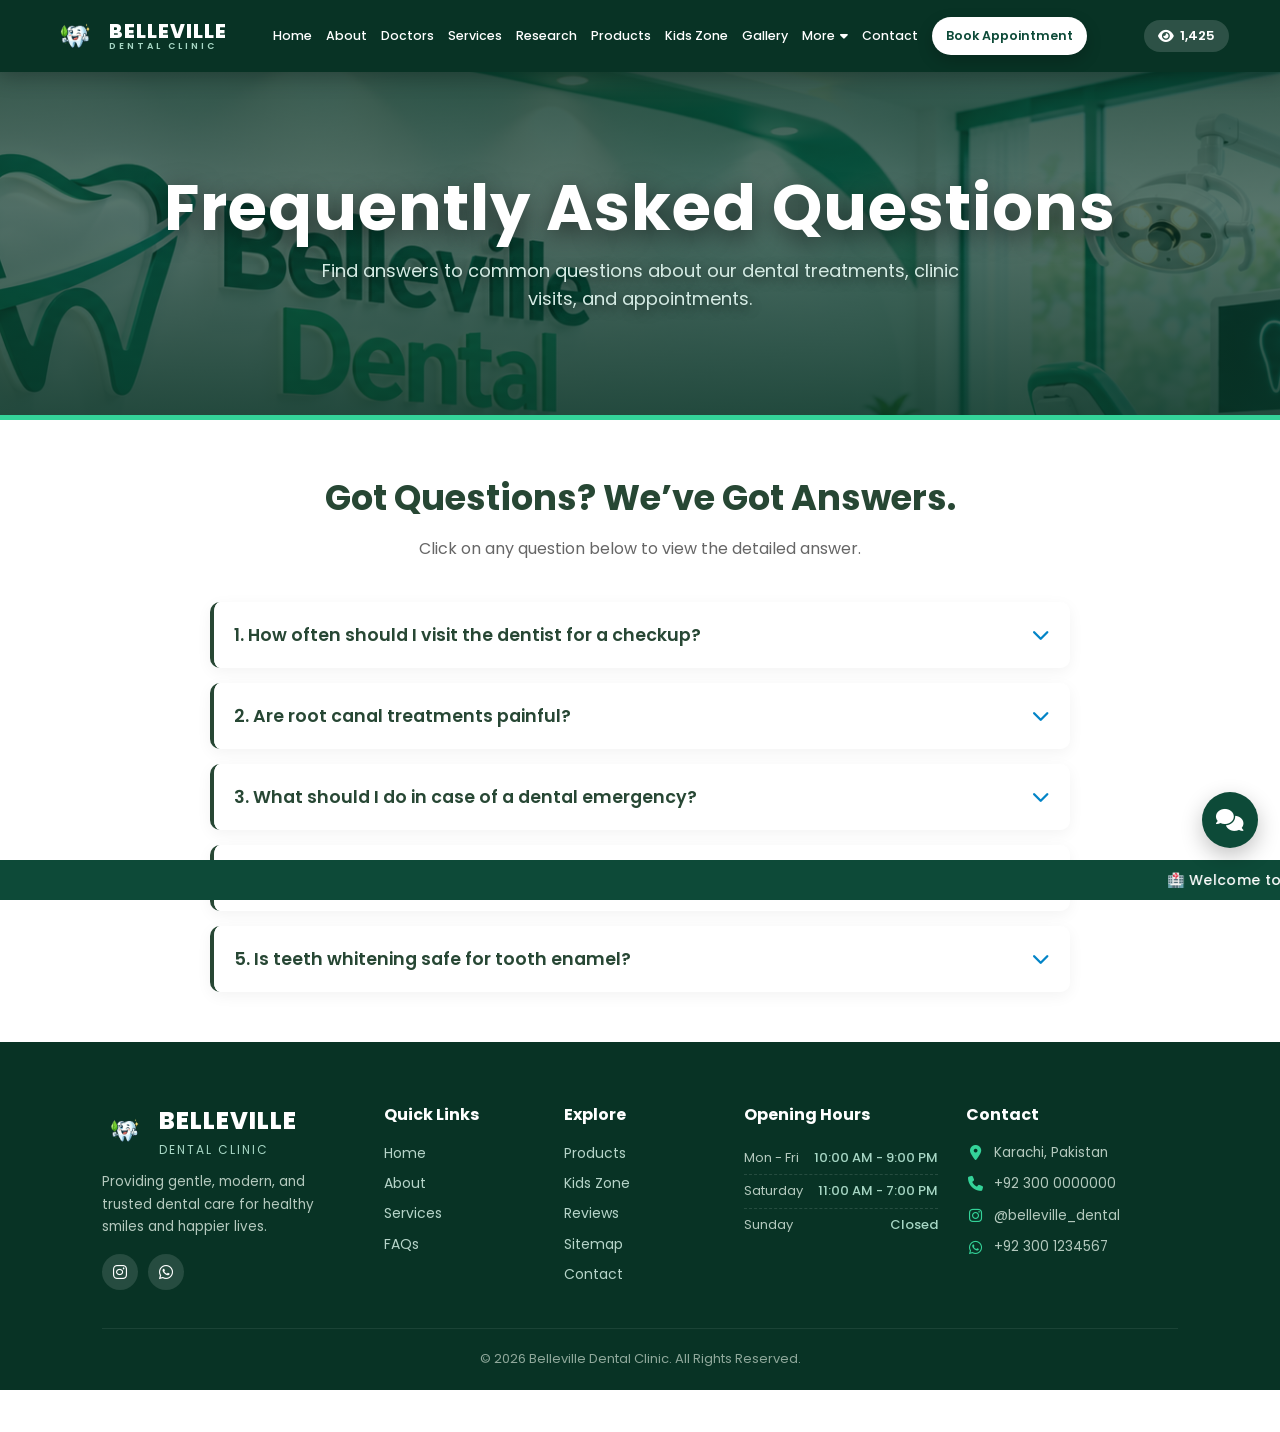
<file: FAQ.html>
<!DOCTYPE html>
<html lang="en">
<head>
    <meta charset="UTF-8">
    <meta name="viewport" content="width=device-width, initial-scale=1.0">
    <title>Frequently Asked Questions | Belleville Dental</title>
    <link rel="stylesheet" href="style.css">
    <link href="https://fonts.googleapis.com/css2?family=Poppins:wght@300;400;500;600;700;800&display=swap" rel="stylesheet">
    <link rel="stylesheet" href="https://cdnjs.cloudflare.com/ajax/libs/font-awesome/6.5.1/css/all.min.css">
    <style>
        .faq-container { max-width: 900px; margin: 50px auto; padding: 0 20px; }
        .faq-intro { text-align: center; margin-bottom: 40px; }
        .faq-intro h2 { color: #274734; font-size: 2.2rem; margin-bottom: 10px; }
        .faq-intro p { color: #666; font-size: 1rem; }
        .faq-item { background: #ffffff; border-radius: 10px; margin-bottom: 15px; box-shadow: 0 4px 15px rgba(0,0,0,0.05); border-left: 4px solid #274734; overflow: hidden; transition: all 0.3s ease; }
        .faq-question { padding: 20px; font-size: 1.1rem; font-weight: 600; color: #274734; display: flex; justify-content: space-between; align-items: center; cursor: pointer; background: #fff; border: none; width: 100%; text-align: left; font-family: 'Poppins', sans-serif; }
        .faq-question i { transition: transform 0.3s ease; color: #0284c7; }
        .faq-answer { padding: 0 20px; max-height: 0; overflow: hidden; transition: max-height 0.3s ease, padding 0.3s ease; color: #555; font-size: 0.95rem; line-height: 1.6; }
        .faq-item.active .faq-answer { padding: 0 20px 20px 20px; max-height: 200px; }
        .faq-item.active .faq-question i { transform: rotate(180deg); }
        .visitor { margin-left: auto; display: inline-flex; align-items: center; gap: 6px; background: rgba(13, 74, 56, 0.1); color: #0d4a38; padding: 6px 14px; border-radius: 50px; font-size: 13px; font-weight: 600; white-space: nowrap; }
        .visitor i { font-size: 14px; }
        .dropdown { position: relative; display: inline-block; }
        .dropbtn { cursor: pointer; display: inline-flex; align-items: center; gap: 5px; }
        .dropdown-content {
            display: none; position: absolute; top: 100%; left: 0; background-color: #ffffff;
            min-width: 175px; box-shadow: 0 10px 25px rgba(0, 0, 0, 0.12); border-radius: 10px;
            z-index: 1000; overflow: hidden; border: 1px solid #e2e8f0; padding: 6px 0;
        }
        .dropdown-content a {
            color: #1e293b !important; padding: 10px 16px !important; text-decoration: none;
            display: block !important; font-size: 14px; transition: background 0.2s, color 0.2s; margin: 0 !important;
        }
        .dropdown-content a:hover { background-color: #e8f4f0; color: #0d4a38 !important; }
        .dropdown:hover .dropdown-content { display: block; }

        /* Enhanced Balanced Footer CSS with Logo Animation */
        .footer-grid {
            display: grid !important;
            grid-template-columns: 1.5fr 0.9fr 0.9fr 1.15fr 1.25fr !important;
            gap: 28px !important;
            align-items: start;
        }
        @media (max-width: 1024px) {
            .footer-grid { grid-template-columns: repeat(2, 1fr) !important; }
        }
        @media (max-width: 600px) {
            .footer-grid { grid-template-columns: 1fr !important; }
        }
        .footer-brand-wrap { display: flex; align-items: center; gap: 12px; margin-bottom: 12px; }
        .footer-brand-wrap img {
            width: 45px;
            height: 45px;
            object-fit: contain;
            animation: footerLogoFloat 3s ease-in-out infinite;
            transition: transform 0.4s ease, filter 0.4s ease;
            cursor: pointer;
        }
        .footer-brand-wrap img:hover {
            animation-play-state: paused;
            transform: scale(1.2) rotate(8deg);
            filter: drop-shadow(0 0 10px rgba(52, 211, 153, 0.8));
        }
        @keyframes footerLogoFloat {
            0%, 100% { transform: translateY(0px) scale(1); }
            50% {
                transform: translateY(-6px) scale(1.06);
                filter: drop-shadow(0 5px 8px rgba(52, 211, 153, 0.4));
            }
        }
        .footer-brand-wrap h2 { margin: 0; letter-spacing: 1px; color: #ffffff; }
        .footer-brand-wrap p { margin: 0; font-size: 12px; color: #a7d7c5; letter-spacing: 2px; text-transform: uppercase; }
        
        .footer-desc {
            font-size: 13.5px;
            line-height: 1.65;
            color: #b4c9be;
            margin-bottom: 16px;
        }

        .footer-social-links { display: flex; gap: 10px; }
        .footer-social-links a {
            display: inline-flex !important;
            align-items: center;
            justify-content: center;
            width: 36px;
            height: 36px;
            border-radius: 50%;
            background: rgba(255, 255, 255, 0.12);
            color: #ffffff;
            font-size: 16px;
            transition: all 0.3s ease;
            margin: 0 !important;
            padding: 0 !important;
        }
        .footer-social-links a:hover { background: #34d399; color: #083325; transform: translateY(-3px); }

        .footer-hours-list { list-style: none; padding: 0; margin: 0; }
        .footer-hours-list li {
            display: flex;
            justify-content: space-between;
            font-size: 13px;
            color: #b4c9be;
            padding: 6px 0;
            border-bottom: 1px dashed rgba(255, 255, 255, 0.12);
        }
        .footer-hours-list li:last-child { border-bottom: none; }
        .footer-hours-list li span:last-child { color: #a7d7c5; font-weight: 500; }

        .footer-contact-item {
            display: flex !important;
            align-items: center;
            gap: 10px;
            margin-bottom: 10px !important;
            color: #b4c9be;
            font-size: 13.5px;
            text-decoration: none;
        }
        .footer-contact-item i {
            font-size: 15px;
            color: #34d399;
            width: 18px;
            text-align: center;
            flex-shrink: 0;
        }
        a.footer-contact-item:hover { color: #34d399; }
        .copyright {
            text-align: center; padding: 20px 10px 0 10px; margin-top: 35px;
            border-top: 1px solid rgba(255, 255, 255, 0.08); font-size: 13px; color: #8fa89b;
        }

        /* Floating Chat Button & Chatbox Styling */
        .chat-widget-btn {
            position: fixed;
            right: 22px;
            bottom: 52px;
            width: 56px;
            height: 56px;
            border-radius: 50%;
            background: #0d4a38;
            color: #ffffff;
            display: flex;
            align-items: center;
            justify-content: center;
            font-size: 22px;
            cursor: pointer;
            box-shadow: 0 8px 22px rgba(0, 0, 0, 0.24);
            z-index: 9998;
            transition: transform 0.25s ease, background 0.25s ease;
        }
        .chat-widget-btn:hover {
            transform: scale(1.06);
            background: #176950;
        }

        .chat-box-container {
            position: fixed;
            right: 22px;
            bottom: 52px;
            width: 350px;
            max-width: calc(100vw - 24px);
            max-height: 75vh;
            background: #ffffff;
            border-radius: 16px;
            box-shadow: 0 14px 34px rgba(0, 0, 0, 0.25);
            border: 1px solid #e2e8f0;
            display: flex;
            flex-direction: column;
            overflow: hidden;
            z-index: 9999;
            font-family: 'Poppins', sans-serif;
        }

        .chat-header {
            background: linear-gradient(135deg, #0d4a38, #2b7a62);
            color: #ffffff;
            padding: 13px 16px;
            display: flex;
            align-items: center;
            justify-content: space-between;
        }
        .chat-header-info h4 {
            margin: 0;
            font-size: 15px;
            font-weight: 600;
        }
        .chat-header-info p {
            margin: 2px 0 0;
            font-size: 11.5px;
            opacity: 0.9;
        }
        .chat-close-btn {
            background: transparent;
            border: none;
            color: #ffffff;
            font-size: 24px;
            line-height: 1;
            cursor: pointer;
            padding: 0 4px;
        }

        .chat-body {
            flex: 1;
            overflow-y: auto;
            padding: 12px 14px;
            display: flex;
            flex-direction: column;
            gap: 9px;
            background: #f8fafc;
        }
        .chat-message {
            padding: 10px 13px;
            border-radius: 12px;
            font-size: 13px;
            line-height: 1.45;
            max-width: 86%;
            word-wrap: break-word;
        }
        .chat-message.bot {
            background: #ffffff;
            color: #1e293b;
            border: 1px solid #e2e8f0;
            align-self: flex-start;
        }
        .chat-message.user {
            background: #0d4a38;
            color: #ffffff;
            align-self: flex-end;
        }
        .chat-message.bot a {
            color: #0d4a38;
            font-weight: 600;
            text-decoration: underline;
        }

        /* Chatbox Quick Replies & Link Styling */
        .chat-quick-replies {
            display: flex;
            flex-wrap: wrap;
            gap: 6px;
            padding: 8px 12px;
            background: #f1f5f9;
            border-top: 1px solid #e2e8f0;
        }
        .chat-quick-btn {
            background: #ffffff;
            color: #0d4a38;
            border: 1px solid #0d4a38;
            border-radius: 16px;
            padding: 4px 10px;
            font-size: 11.5px;
            font-weight: 600;
            font-family: 'Poppins', sans-serif;
            cursor: pointer;
            transition: all 0.2s ease;
        }
        .chat-quick-btn:hover {
            background: #0d4a38;
            color: #ffffff;
        }

        .chat-footer {
            display: flex;
            align-items: center;
            gap: 8px;
            padding: 10px 12px;
            background: #ffffff;
            border-top: 1px solid #e2e8f0;
        }
        .chat-input {
            flex: 1;
            padding: 9px 13px;
            border: 1px solid #cbd5e1;
            border-radius: 20px;
            font-family: 'Poppins', sans-serif;
            font-size: 13px;
            outline: none;
        }
        .chat-input:focus {
            border-color: #0d4a38;
        }
        .chat-send-btn {
            width: 38px;
            height: 38px;
            border-radius: 50%;
            border: none;
            background: #0d4a38;
            color: #ffffff;
            cursor: pointer;
            display: flex;
            align-items: center;
            justify-content: center;
            flex-shrink: 0;
            transition: background 0.2s ease;
        }
        .chat-send-btn:hover {
            background: #176950;
        }
    </style>
</head>
<body>

<header class="header">
    <a href="index.html" class="logo">
        <img src="photo/WhatsApp_Image_2026-11-10_at_9.17.55_PM-removebg-preview.png" alt="Belleville Dental Logo" class="logo-img">
        <span>BELLEVILLE<small>DENTAL CLINIC</small></span>
    </a>
    <button class="menu-btn" id="menuBtn">☰</button>
    <nav id="navbar">
        <a href="index.html">Home</a>
        <a href="about.html">About</a>
        <a href="doctors.html">Doctors</a>
        <a href="services.html">Services</a>
        <a href="research.html">Research</a>
        <a href="products.html">Products</a>
        <a href="kidsgaming.html">Kids Zone</a>
        <a href="gellery.html">Gallery</a>
        <div class="dropdown">
            <a href="javascript:void(0)" class="dropbtn">More <i class="fa-solid fa-caret-down"></i></a>
            <div class="dropdown-content">
                <a class="active" href="FAQ.html"><i class="fa-solid fa-circle-question"></i> FAQs</a>
                <a href="index.html#reviews-section"><i class="fa-solid fa-star"></i> Patient Reviews</a>
                <a href="sitemap.html"><i class="fa-solid fa-sitemap"></i> Sitemap</a>
            </div>
        </div>
        <a href="contact.html">Contact</a>
        <a class="nav-appointment" href="appoinment.html">Book Appointment</a>
    </nav>
    <div class="visitor" title="Total Visitors"><i class="fa-solid fa-eye"></i> <span id="visitorCount">0</span></div>
</header>

<section class="page-header" style="background: linear-gradient(135deg, #274734 0%, #5b7c65 100%); color: #ffffff; text-align: center; padding: 90px 20px 70px; margin-top: 70px;">
    <h1 style="font-size: 2.8rem; margin-bottom: 10px; font-weight: 700;">Frequently Asked Questions</h1>
    <p style="font-size: 1.1rem; opacity: 0.9;">Find answers to common questions about our dental treatments, clinic visits, and appointments.</p>
</section>

<section class="faq-container">
    <div class="faq-intro">
        <h2>Got Questions? We’ve Got Answers.</h2>
        <p>Click on any question below to view the detailed answer.</p>
    </div>
    <div class="faq-item">
        <button class="faq-question"><span>1. How often should I visit the dentist for a checkup?</span><i class="fa-solid fa-chevron-down"></i></button>
        <div class="faq-answer">It is generally recommended to visit the dentist every 6 months for a routine checkup and professional cleaning.</div>
    </div>
    <div class="faq-item">
        <button class="faq-question"><span>2. Are root canal treatments painful?</span><i class="fa-solid fa-chevron-down"></i></button>
        <div class="faq-answer">Thanks to modern dental technology and local anesthesia, root canal treatments today are virtually painless.</div>
    </div>
    <div class="faq-item">
        <button class="faq-question"><span>3. What should I do in case of a dental emergency?</span><i class="fa-solid fa-chevron-down"></i></button>
        <div class="faq-answer">Contact our clinic immediately at +92 300 0000000 or book an emergency slot through our website.</div>
    </div>
    <div class="faq-item">
        <button class="faq-question"><span>4. How long do dental implants last?</span><i class="fa-solid fa-chevron-down"></i></button>
        <div class="faq-answer">Dental implants are designed to be a permanent solution and can last a lifetime with proper oral hygiene.</div>
    </div>
    <div class="faq-item">
        <button class="faq-question"><span>5. Is teeth whitening safe for tooth enamel?</span><i class="fa-solid fa-chevron-down"></i></button>
        <div class="faq-answer">Yes, professional laser and LED teeth whitening is completely safe when performed with protective gels.</div>
    </div>
</section>

<footer>
    <div class="footer-grid">
        <div>
            <div class="footer-brand-wrap">
                <img src="photo/WhatsApp_Image_2026-11-10_at_9.17.55_PM-removebg-preview.png" alt="Belleville Dental Logo">
                <div>
                    <h2>BELLEVILLE</h2>
                    <p>Dental Clinic</p>
                </div>
            </div>
            <p class="footer-desc">Providing gentle, modern, and trusted dental care for healthy smiles and happier lives.</p>
            <div class="footer-social-links">
                <a href="https://instagram.com/belleville_dental" target="_blank" title="Instagram"><i class="fa-brands fa-instagram"></i></a>
                <a href="https://wa.me/923001234567" target="_blank" title="WhatsApp"><i class="fa-brands fa-whatsapp"></i></a>
            </div>
        </div>
        <div>
            <h3>Quick Links</h3>
            <a href="index.html">Home</a>
            <a href="about.html">About</a>
            <a href="services.html">Services</a>
            <a href="FAQ.html">FAQs</a>
        </div>
        <div>
            <h3>Explore</h3>
            <a href="products.html">Products</a>
            <a href="kidsgaming.html">Kids Zone</a>
            <a href="index.html#reviews-section">Reviews</a>
            <a href="sitemap.html">Sitemap</a>
            <a href="contact.html">Contact</a>
        </div>
        <div>
            <h3>Opening Hours</h3>
            <ul class="footer-hours-list">
                <li><span>Mon - Fri</span><span>10:00 AM - 9:00 PM</span></li>
                <li><span>Saturday</span><span>11:00 AM - 7:00 PM</span></li>
                <li><span>Sunday</span><span>Closed</span></li>
            </ul>
        </div>
        <div>
            <h3>Contact</h3>
            <p class="footer-contact-item"><i class="fa-solid fa-location-dot"></i> Karachi, Pakistan</p>
            <p class="footer-contact-item"><i class="fa-solid fa-phone"></i> +92 300 0000000</p>
            <a href="https://instagram.com/belleville_dental" target="_blank" class="footer-contact-item"><i class="fa-brands fa-instagram"></i> @belleville_dental</a>
            <a href="https://wa.me/923001234567" target="_blank" class="footer-contact-item"><i class="fa-brands fa-whatsapp"></i> +92 300 1234567</a>
        </div>
    </div>
    <div class="copyright">© 2026 Belleville Dental Clinic. All Rights Reserved.</div>
</footer>

<div class="ticker"><marquee id="ticker" scrollamount="6"><span id="liveTickerText">Welcome to Belleville Dental Clinic</span></marquee></div>

<div class="chat-widget-btn" id="chatToggleBtn" title="Chat with us"><i class="fa-solid fa-comments"></i></div>
<div class="chat-box-container" id="chatBox" style="display: none;">
    <div class="chat-header">
        <div class="chat-header-info"><h4>Belleville Dental Support</h4><p>Typically replies instantly</p></div>
        <button type="button" class="chat-close-btn" id="chatCloseBtn">&times;</button>
    </div>
    <div class="chat-body" id="chatBody">
        <div class="chat-message bot">
            👋 <strong>Welcome to Belleville Dental Clinic!</strong><br>
            How can we help you with your smile today? Choose an option below or type your question. 😊
        </div>
    </div>
    <div class="chat-quick-replies" id="chatQuickReplies">
        <button type="button" class="chat-quick-btn" data-topic="appointment">Appointment</button>
        <button type="button" class="chat-quick-btn" data-topic="services">Services</button>
        <button type="button" class="chat-quick-btn" data-topic="timing">Clinic Timing</button>
        <button type="button" class="chat-quick-btn" data-topic="doctors">Doctors Info</button>
        <button type="button" class="chat-quick-btn" data-topic="contact">WhatsApp / Contact</button>
    </div>
    <div class="chat-footer">
        <input type="text" id="chatInput" class="chat-input" placeholder="Type a message...">
        <button type="button" id="chatSendBtn" class="chat-send-btn"><i class="fa-solid fa-paper-plane"></i></button>
    </div>
</div>

<script src="https://code.jquery.com/jquery-3.7.1.min.js"></script>
<script src="script.js"></script>
<script>
    const faqItems = document.querySelectorAll(".faq-item");
    faqItems.forEach(item => {
        const question = item.querySelector(".faq-question");
        question.addEventListener("click", () => {
            faqItems.forEach(otherItem => { if (otherItem !== item) otherItem.classList.remove("active"); });
            item.classList.toggle("active");
        });
    });
</script>
</body>
</html>
</file>
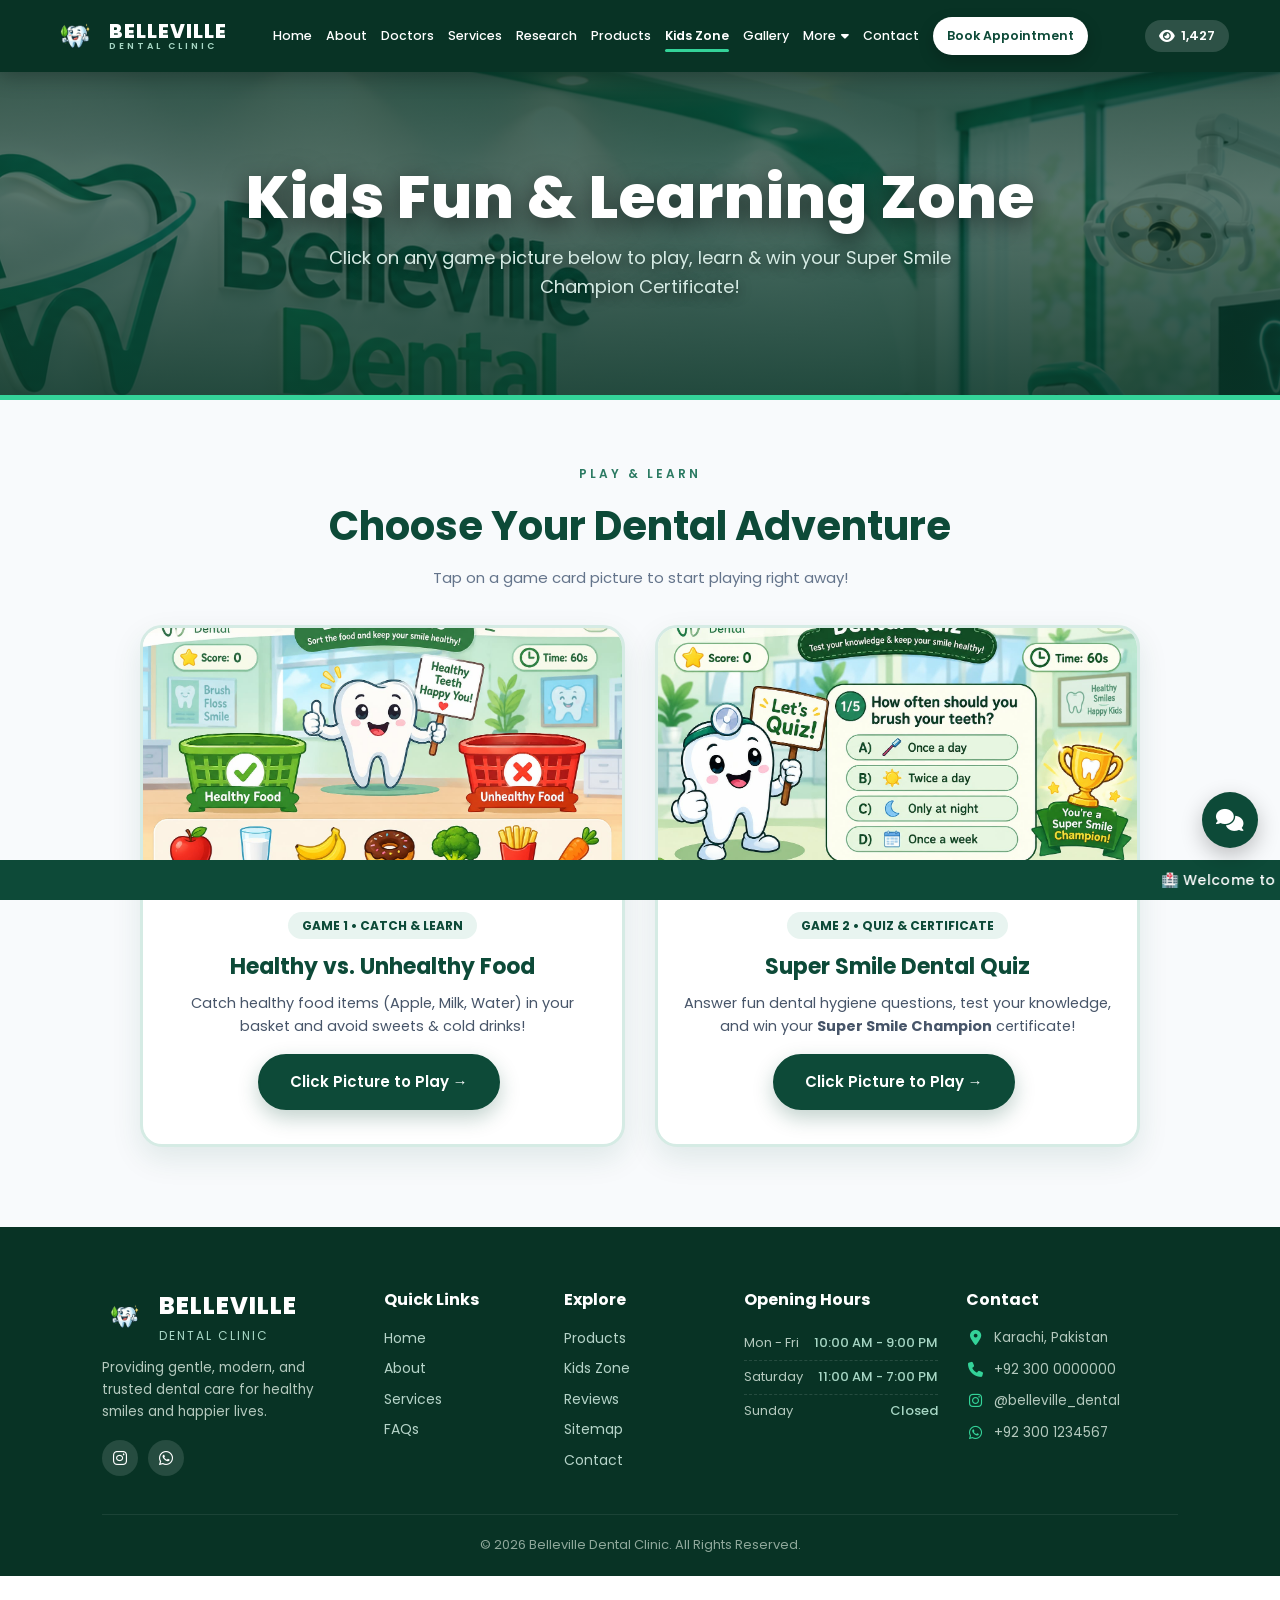
<file: kidsgaming.html>
<!DOCTYPE html>
<html lang="en">
<head>
<meta charset="UTF-8">
<meta name="viewport" content="width=device-width, initial-scale=1">
<title>Kids Zone | Belleville Dental Clinic</title>
<link rel="stylesheet" href="style.css">
<link href="https://fonts.googleapis.com/css2?family=Poppins:wght@300;400;500;600;700;800&display=swap" rel="stylesheet">
<link rel="stylesheet" href="https://cdnjs.cloudflare.com/ajax/libs/font-awesome/6.5.1/css/all.min.css">
<style>
    html { scroll-behavior: smooth; }

    /* ===== Visitor Counter ===== */
    .visitor {
        margin-left: auto;
        display: inline-flex;
        align-items: center;
        gap: 6px;
        background: rgba(255, 255, 255, 0.15);
        color: #ffffff;
        padding: 6px 14px;
        border-radius: 50px;
        font-size: 13px;
        font-weight: 600;
        white-space: nowrap;
    }
    .visitor i { font-size: 14px; }

    /* ===== Navbar Dropdown (More) ===== */
    .dropdown {
        position: relative;
        display: inline-block;
    }
    .dropbtn {
        cursor: pointer;
        display: inline-flex;
        align-items: center;
        gap: 5px;
    }
    .dropdown-content {
        display: none;
        position: absolute;
        top: 100%;
        left: 0;
        background-color: #ffffff;
        min-width: 175px;
        box-shadow: 0 10px 25px rgba(0, 0, 0, 0.12);
        border-radius: 10px;
        z-index: 1000;
        overflow: hidden;
        border: 1px solid #e2e8f0;
        padding: 6px 0;
    }
    .dropdown-content a {
        color: #1e293b !important;
        padding: 10px 16px !important;
        text-decoration: none;
        display: block !important;
        font-size: 14px;
        transition: background 0.2s, color 0.2s;
        margin: 0 !important;
    }
    .dropdown-content a:hover {
        background-color: #e8f4f0;
        color: #0d4a38 !important;
    }
    .dropdown:hover .dropdown-content {
        display: block;
    }

    /* ===== Banner Background Picture ===== */
    .page-banner.kids-banner {
        min-height: 400px;
        border-bottom: 5px solid #34d399;
        background:
            linear-gradient(180deg,
                rgba(8, 51, 37, 0.88) 0%,
                rgba(8, 51, 37, 0.68) 50%,
                rgba(8, 51, 37, 0.88) 100%),
            url('photo/bg.png') center 35% / cover no-repeat fixed,
            #0d4a38 !important;
    }
    .page-banner.kids-banner h1 {
        font-size: clamp(36px, 6vw, 60px) !important;
        letter-spacing: 1px;
        text-shadow: 0 6px 24px rgba(0, 0, 0, 0.6);
    }
    .page-banner.kids-banner p {
        font-size: 18px !important;
        color: #d5ebe4;
        text-shadow: 0 3px 12px rgba(0, 0, 0, 0.6);
    }

    /* ===== Kids Zone Game Selector Cards with Animated Front Pictures ===== */
    .kids-zone-section {
        padding: 60px 8% 80px;
        background: #f8fafc;
    }
    .games-selector-grid {
        display: grid;
        grid-template-columns: repeat(auto-fit, minmax(320px, 1fr));
        gap: 30px;
        max-width: 1000px;
        margin: 35px auto 0;
    }
    .game-pic-card {
        background: #ffffff;
        border-radius: 22px;
        overflow: hidden;
        border: 3px solid #d5ebe4;
        box-shadow: 0 12px 30px rgba(13, 74, 56, 0.1);
        cursor: pointer;
        transition: all 0.4s cubic-bezier(0.165, 0.84, 0.44, 1);
        position: relative;
        text-align: center;
    }
    .game-pic-card:hover {
        transform: translateY(-10px) scale(1.02);
        border-color: #34d399;
        box-shadow: 0 22px 45px rgba(13, 74, 56, 0.2);
    }
    .game-pic-wrapper {
        position: relative;
        height: 260px;
        overflow: hidden;
    }
    .game-pic-wrapper img {
        width: 100%;
        height: 100%;
        object-fit: cover;
        transition: transform 0.6s cubic-bezier(0.25, 1, 0.5, 1);
        animation: subtlePulse 4s infinite alternate;
    }
    @keyframes subtlePulse {
        0% { transform: scale(1); }
        100% { transform: scale(1.05); }
    }
    .game-pic-card:hover .game-pic-wrapper img {
        transform: scale(1.12) rotate(1deg);
        animation: none;
    }
    .play-overlay-badge {
        position: absolute;
        inset: 0;
        background: rgba(8, 51, 37, 0.4);
        display: flex;
        align-items: center;
        justify-content: center;
        opacity: 0;
        transition: opacity 0.3s ease;
    }
    .game-pic-card:hover .play-overlay-badge {
        opacity: 1;
    }
    .play-circle-btn {
        background: #34d399;
        color: #083325;
        padding: 14px 28px;
        border-radius: 50px;
        font-weight: 700;
        font-size: 16px;
        display: inline-flex;
        align-items: center;
        gap: 8px;
        box-shadow: 0 8px 20px rgba(0,0,0,0.3);
        transform: translateY(20px);
        transition: transform 0.3s cubic-bezier(0.175, 0.885, 0.32, 1.275);
    }
    .game-pic-card:hover .play-circle-btn {
        transform: translateY(0);
    }
    .game-card-body {
        padding: 24px;
    }
    .game-tag {
        display: inline-block;
        background: #e8f4f0;
        color: #0d4a38;
        font-size: 12px;
        font-weight: 700;
        padding: 4px 14px;
        border-radius: 50px;
        margin-bottom: 10px;
    }
    .game-card-body h3 {
        color: #0d4a38;
        font-size: 22px;
        margin-bottom: 8px;
    }
    .game-card-body p {
        color: #475569;
        font-size: 14.5px;
        margin-bottom: 16px;
    }

    /* ===== Game Modal / Stage ===== */
    .game-modal-backdrop {
        display: none;
        position: fixed;
        inset: 0;
        background: rgba(8, 51, 37, 0.85);
        z-index: 3500;
        align-items: center;
        justify-content: center;
        padding: 16px;
        backdrop-filter: blur(4px);
    }
    .game-modal-backdrop.active {
        display: flex;
    }
    .game-modal-box {
        background: #ffffff;
        width: 100%;
        max-width: 720px;
        border-radius: 22px;
        overflow: hidden;
        box-shadow: 0 25px 60px rgba(0, 0, 0, 0.4);
        border: 3px solid #34d399;
        animation: popIn 0.3s ease;
    }
    @keyframes popIn {
        from { transform: scale(0.9); opacity: 0; }
        to { transform: scale(1); opacity: 1; }
    }
    .game-modal-header {
        background: #0d4a38;
        color: #ffffff;
        padding: 16px 24px;
        display: flex;
        justify-content: space-between;
        align-items: center;
    }
    .game-modal-header h3 {
        margin: 0;
        font-size: 19px;
        display: flex;
        align-items: center;
        gap: 10px;
    }
    .close-game-btn {
        background: rgba(255,255,255,0.15);
        border: none;
        color: #ffffff;
        width: 34px;
        height: 34px;
        border-radius: 50%;
        font-size: 20px;
        cursor: pointer;
        transition: background 0.2s;
    }
    .close-game-btn:hover { background: #ef4444; }
    .game-modal-content {
        padding: 22px;
        max-height: 82vh;
        overflow-y: auto;
    }

    /* ===== Game 1: Healthy vs Unhealthy Food Catcher ===== */
    .catcher-hud {
        display: flex;
        justify-content: space-between;
        align-items: center;
        background: #e8f4f0;
        padding: 10px 18px;
        border-radius: 12px;
        margin-bottom: 12px;
        font-weight: 700;
        color: #0d4a38;
        font-size: 15px;
    }
    .learning-tip-banner {
        background: #fef3c7;
        border: 1.5px solid #f59e0b;
        color: #92400e;
        padding: 10px 15px;
        border-radius: 10px;
        font-size: 13.5px;
        font-weight: 600;
        text-align: center;
        margin-bottom: 12px;
        min-height: 22px;
    }
    #foodCanvas {
        display: block;
        width: 100%;
        max-width: 660px;
        height: 380px;
        margin: 0 auto;
        background: linear-gradient(180deg, #e0f2fe 0%, #f0fdf4 100%);
        border-radius: 16px;
        border: 2px solid #cbd5e1;
        cursor: ew-resize;
        touch-action: none;
    }
    .mobile-controls {
        display: flex;
        justify-content: center;
        gap: 20px;
        margin-top: 12px;
    }
    .move-btn {
        background: #0d4a38;
        color: #fff;
        border: none;
        padding: 10px 26px;
        border-radius: 50px;
        font-size: 16px;
        font-weight: 700;
        cursor: pointer;
    }

    /* ===== Game 2: Dental Quiz & Certificate ===== */
    .quiz-progress {
        font-size: 13px;
        font-weight: 600;
        color: #2b7a62;
        margin-bottom: 8px;
    }
    .quiz-question-box {
        background: #e8f4f0;
        padding: 20px;
        border-radius: 14px;
        margin-bottom: 18px;
        color: #083325;
        font-size: 18px;
        font-weight: 700;
    }
    .quiz-options {
        display: grid;
        gap: 10px;
    }
    .quiz-opt-btn {
        background: #ffffff;
        border: 2px solid #cbd5e1;
        padding: 13px 18px;
        border-radius: 12px;
        text-align: left;
        font-family: 'Poppins', sans-serif;
        font-size: 15px;
        font-weight: 500;
        color: #1e293b;
        cursor: pointer;
        transition: all 0.2s;
    }
    .quiz-opt-btn:hover {
        border-color: #0d4a38;
        background: #f0fdf4;
    }
    .quiz-opt-btn.correct {
        background: #dcfce7;
        border-color: #16a34a;
        color: #14532d;
        font-weight: 700;
    }
    .quiz-opt-btn.wrong {
        background: #fee2e2;
        border-color: #dc2626;
        color: #7f1d1d;
    }

    /* Super Smile Champion Certificate */
    .certificate-card {
        background: linear-gradient(135deg, #ffffff 0%, #f0fdf4 100%);
        border: 6px double #0d4a38;
        border-radius: 18px;
        padding: 28px 22px;
        text-align: center;
        position: relative;
        box-shadow: 0 10px 30px rgba(13, 74, 56, 0.15);
    }
    .cert-badge {
        width: 65px;
        height: 65px;
        background: #f59e0b;
        color: #ffffff;
        border-radius: 50%;
        display: inline-flex;
        align-items: center;
        justify-content: center;
        font-size: 30px;
        margin-bottom: 10px;
        box-shadow: 0 6px 15px rgba(245, 158, 11, 0.4);
    }
    .certificate-card h2 {
        color: #0d4a38;
        font-size: 26px;
        margin: 4px 0;
        text-transform: uppercase;
        letter-spacing: 1px;
    }
    .cert-kid-name {
        font-size: 24px;
        font-weight: 800;
        color: #047857;
        border-bottom: 2px dashed #34d399;
        display: inline-block;
        padding: 2px 24px;
        margin: 10px 0;
    }

    /* Celebration Confetti Canvas */
    #confettiCanvas {
        position: fixed;
        inset: 0;
        pointer-events: none;
        z-index: 5000;
    }

    /* ===== Enhanced Balanced Footer CSS with Logo Animation ===== */
    .footer-grid {
        display: grid !important;
        grid-template-columns: 1.5fr 0.9fr 0.9fr 1.15fr 1.25fr !important;
        gap: 28px !important;
        align-items: start;
    }
    @media (max-width: 1024px) {
        .footer-grid { grid-template-columns: repeat(2, 1fr) !important; }
    }
    @media (max-width: 600px) {
        .footer-grid { grid-template-columns: 1fr !important; }
    }
    .footer-brand-wrap { display: flex; align-items: center; gap: 12px; margin-bottom: 12px; }
    .footer-brand-wrap img {
        width: 45px;
        height: 45px;
        object-fit: contain;
        animation: footerLogoFloat 3s ease-in-out infinite;
        transition: transform 0.4s ease, filter 0.4s ease;
        cursor: pointer;
    }
    .footer-brand-wrap img:hover {
        animation-play-state: paused;
        transform: scale(1.2) rotate(8deg);
        filter: drop-shadow(0 0 10px rgba(52, 211, 153, 0.8));
    }
    @keyframes footerLogoFloat {
        0%, 100% { transform: translateY(0px) scale(1); }
        50% {
            transform: translateY(-6px) scale(1.06);
            filter: drop-shadow(0 5px 8px rgba(52, 211, 153, 0.4));
        }
    }
    .footer-brand-wrap h2 { margin: 0; letter-spacing: 1px; color: #ffffff; }
    .footer-brand-wrap p { margin: 0; font-size: 12px; color: #a7d7c5; letter-spacing: 2px; text-transform: uppercase; }
    
    .footer-desc {
        font-size: 13.5px;
        line-height: 1.65;
        color: #b4c9be;
        margin-bottom: 16px;
    }

    .footer-social-links { display: flex; gap: 10px; }
    .footer-social-links a {
        display: inline-flex !important;
        align-items: center;
        justify-content: center;
        width: 36px;
        height: 36px;
        border-radius: 50%;
        background: rgba(255, 255, 255, 0.12);
        color: #ffffff;
        font-size: 16px;
        transition: all 0.3s ease;
        margin: 0 !important;
        padding: 0 !important;
    }
    .footer-social-links a:hover { background: #34d399; color: #083325; transform: translateY(-3px); }

    .footer-hours-list { list-style: none; padding: 0; margin: 0; }
    .footer-hours-list li {
        display: flex;
        justify-content: space-between;
        font-size: 13px;
        color: #b4c9be;
        padding: 6px 0;
        border-bottom: 1px dashed rgba(255, 255, 255, 0.12);
    }
    .footer-hours-list li:last-child { border-bottom: none; }
    .footer-hours-list li span:last-child { color: #a7d7c5; font-weight: 500; }

    .footer-contact-item {
        display: flex !important;
        align-items: center;
        gap: 10px;
        margin-bottom: 10px !important;
        color: #b4c9be;
        font-size: 13.5px;
        text-decoration: none;
    }
    .footer-contact-item i {
        font-size: 15px;
        color: #34d399;
        width: 18px;
        text-align: center;
        flex-shrink: 0;
    }
    a.footer-contact-item:hover { color: #34d399; }
    .copyright {
        text-align: center; padding: 20px 10px 0 10px; margin-top: 35px;
        border-top: 1px solid rgba(255, 255, 255, 0.08); font-size: 13px; color: #8fa89b;
    }

    /* Floating Chat Button & Chatbox Styling */
    .chat-widget-btn {
        position: fixed;
        right: 22px;
        bottom: 52px;
        width: 56px;
        height: 56px;
        border-radius: 50%;
        background: #0d4a38;
        color: #ffffff;
        display: flex;
        align-items: center;
        justify-content: center;
        font-size: 22px;
        cursor: pointer;
        box-shadow: 0 8px 22px rgba(0, 0, 0, 0.24);
        z-index: 9998;
        transition: transform 0.25s ease, background 0.25s ease;
    }
    .chat-widget-btn:hover {
        transform: scale(1.06);
        background: #176950;
    }

    .chat-box-container {
        position: fixed;
        right: 22px;
        bottom: 52px;
        width: 350px;
        max-width: calc(100vw - 24px);
        max-height: 75vh;
        background: #ffffff;
        border-radius: 16px;
        box-shadow: 0 14px 34px rgba(0, 0, 0, 0.25);
        border: 1px solid #e2e8f0;
        display: flex;
        flex-direction: column;
        overflow: hidden;
        z-index: 9999;
        font-family: 'Poppins', sans-serif;
    }

    .chat-header {
        background: linear-gradient(135deg, #0d4a38, #2b7a62);
        color: #ffffff;
        padding: 13px 16px;
        display: flex;
        align-items: center;
        justify-content: space-between;
    }
    .chat-header-info h4 {
        margin: 0;
        font-size: 15px;
        font-weight: 600;
    }
    .chat-header-info p {
        margin: 2px 0 0;
        font-size: 11.5px;
        opacity: 0.9;
    }
    .chat-close-btn {
        background: transparent;
        border: none;
        color: #ffffff;
        font-size: 24px;
        line-height: 1;
        cursor: pointer;
        padding: 0 4px;
    }

    .chat-body {
        flex: 1;
        overflow-y: auto;
        padding: 12px 14px;
        display: flex;
        flex-direction: column;
        gap: 9px;
        background: #f8fafc;
    }
    .chat-message {
        padding: 10px 13px;
        border-radius: 12px;
        font-size: 13px;
        line-height: 1.45;
        max-width: 86%;
        word-wrap: break-word;
    }
    .chat-message.bot {
        background: #ffffff;
        color: #1e293b;
        border: 1px solid #e2e8f0;
        align-self: flex-start;
    }
    .chat-message.user {
        background: #0d4a38;
        color: #ffffff;
        align-self: flex-end;
    }
    .chat-message.bot a {
        color: #0d4a38;
        font-weight: 600;
        text-decoration: underline;
    }

    /* Chatbox Quick Replies & Link Styling */
    .chat-quick-replies {
        display: flex;
        flex-wrap: wrap;
        gap: 6px;
        padding: 8px 12px;
        background: #f1f5f9;
        border-top: 1px solid #e2e8f0;
    }
    .chat-quick-btn {
        background: #ffffff;
        color: #0d4a38;
        border: 1px solid #0d4a38;
        border-radius: 16px;
        padding: 4px 10px;
        font-size: 11.5px;
        font-weight: 600;
        font-family: 'Poppins', sans-serif;
        cursor: pointer;
        transition: all 0.2s ease;
    }
    .chat-quick-btn:hover {
        background: #0d4a38;
        color: #ffffff;
    }

    .chat-footer {
        display: flex;
        align-items: center;
        gap: 8px;
        padding: 10px 12px;
        background: #ffffff;
        border-top: 1px solid #e2e8f0;
    }
    .chat-input {
        flex: 1;
        padding: 9px 13px;
        border: 1px solid #cbd5e1;
        border-radius: 20px;
        font-family: 'Poppins', sans-serif;
        font-size: 13px;
        outline: none;
    }
    .chat-input:focus {
        border-color: #0d4a38;
    }
    .chat-send-btn {
        width: 38px;
        height: 38px;
        border-radius: 50%;
        border: none;
        background: #0d4a38;
        color: #ffffff;
        cursor: pointer;
        display: flex;
        align-items: center;
        justify-content: center;
        flex-shrink: 0;
        transition: background 0.2s ease;
    }
    .chat-send-btn:hover {
        background: #176950;
    }
</style>
</head>
<body>

<canvas id="confettiCanvas"></canvas>

<!-- HEADER -->
<header class="header">
    <a href="index.html" class="logo">
        <img src="photo/WhatsApp_Image_2026-11-10_at_9.17.55_PM-removebg-preview.png" alt="Belleville Dental Logo" class="logo-img">
        <span>BELLEVILLE<small>DENTAL CLINIC</small></span>
    </a>

    <button class="menu-btn" id="menuBtn">☰</button>

    <nav id="navbar">
        <a href="index.html">Home</a>
        <a href="about.html">About</a>
        <a href="doctors.html">Doctors</a>
        <a href="services.html">Services</a>
        <a href="research.html">Research</a>
        <a href="products.html">Products</a>
        <a class="active" href="kidsgaming.html">Kids Zone</a>
        <a href="gellery.html">Gallery</a>

        <div class="dropdown">
            <a href="javascript:void(0)" class="dropbtn">More <i class="fa-solid fa-caret-down"></i></a>
            <div class="dropdown-content">
                <a href="FAQ.html"><i class="fa-solid fa-circle-question"></i> FAQs</a>
                <a href="index.html#reviews-section"><i class="fa-solid fa-star"></i> Patient Reviews</a>
                <a href="sitemap.html"><i class="fa-solid fa-sitemap"></i> Sitemap</a>
            </div>
        </div>

        <a href="contact.html">Contact</a>
        <a class="nav-appointment" href="appoinment.html">Book Appointment</a>
    </nav>

    <!-- Visitor Counter -->
    <div class="visitor" title="Total Visitors">
        <i class="fa-solid fa-eye"></i>
        <span id="visitorCount">0</span>
    </div>
</header>

<!-- PAGE BANNER -->
<section class="page-banner kids-banner">
    <h1>Kids Fun &amp; Learning Zone</h1>
    <p>Click on any game picture below to play, learn &amp; win your Super Smile Champion Certificate!</p>
</section>

<!-- GAMES SELECTION SECTION -->
<section class="kids-zone-section">
    <div class="section-heading">
        <span>PLAY &amp; LEARN</span>
        <h2>Choose Your Dental Adventure</h2>
        <p>Tap on a game card picture to start playing right away!</p>
    </div>

    <div class="games-selector-grid">
        <!-- Game 1 Card -->
        <div class="game-pic-card" id="openCatcherCard">
            <div class="game-pic-wrapper">
                <img src="photo/basket game.jpeg" alt="Healthy vs Unhealthy Food Game">
                <div class="play-overlay-badge">
                    <span class="play-circle-btn"><i class="fa-solid fa-play"></i> Play Food Game</span>
                </div>
            </div>
            <div class="game-card-body">
                <span class="game-tag">GAME 1 • CATCH &amp; LEARN</span>
                <h3>Healthy vs. Unhealthy Food</h3>
                <p>Catch healthy food items (Apple, Milk, Water) in your basket and avoid sweets &amp; cold drinks!</p>
                <span class="btn">Click Picture to Play →</span>
            </div>
        </div>

        <!-- Game 2 Card -->
        <div class="game-pic-card" id="openQuizCard">
            <div class="game-pic-wrapper">
                <img src="photo/quiezee.jpeg" alt="Dental Quiz Challenge">
                <div class="play-overlay-badge">
                    <span class="play-circle-btn"><i class="fa-solid fa-trophy"></i> Start Dental Quiz</span>
                </div>
            </div>
            <div class="game-card-body">
                <span class="game-tag">GAME 2 • QUIZ &amp; CERTIFICATE</span>
                <h3>Super Smile Dental Quiz</h3>
                <p>Answer fun dental hygiene questions, test your knowledge, and win your <b>Super Smile Champion</b> certificate!</p>
                <span class="btn">Click Picture to Play →</span>
            </div>
        </div>
    </div>
</section>

<!-- GAME 1 MODAL -->
<div class="game-modal-backdrop" id="catcherModal">
    <div class="game-modal-box">
        <div class="game-modal-header">
            <h3><i class="fa-solid fa-apple-whole"></i> Healthy vs. Unhealthy Food Catcher</h3>
            <button type="button" class="close-game-btn" id="closeCatcherBtn">&times;</button>
        </div>
        <div class="game-modal-content">
            <div class="catcher-hud">
                <span>Score: <b id="catcherScore">0</b> / 100</span>
                <span>Lives: <b id="catcherLives">❤️❤️❤️</b></span>
                <button type="button" id="restartCatcherBtn" style="background:#0d4a38;color:#fff;border:none;padding:6px 14px;border-radius:20px;cursor:pointer;font-size:12px;">Restart</button>
            </div>
            <div class="learning-tip-banner" id="foodTipBanner">
                🍎 Move your basket to catch healthy foods (Apple, Milk, Water)! Avoid junk food.
            </div>
            <canvas id="foodCanvas" width="660" height="380"></canvas>
            <div class="mobile-controls">
                <button type="button" class="move-btn" id="moveLeftBtn">⬅ Left</button>
                <button type="button" class="move-btn" id="moveRightBtn">Right ➡</button>
            </div>
            <div id="catcherResultBox" style="display:none; text-align:center; margin-top:16px; padding:18px; background:#dcfce7; border-radius:14px; border:2px solid #16a34a;">
                <h2 id="catcherResultTitle" style="color:#14532d; margin:0 0 6px;">🎉 Congratulations! You Won!</h2>
                <p id="catcherResultMsg" style="color:#166534; margin-bottom:12px;">You successfully chose healthy foods and kept your teeth strong and bright!</p>
                <button type="button" class="btn" id="playAgainCatcherBtn">Play Again</button>
            </div>
        </div>
    </div>
</div>

<!-- GAME 2 MODAL -->
<div class="game-modal-backdrop" id="quizModal">
    <div class="game-modal-box">
        <div class="game-modal-header">
            <h3><i class="fa-solid fa-tooth"></i> Super Smile Dental Quiz</h3>
            <button type="button" class="close-game-btn" id="closeQuizBtn">&times;</button>
        </div>
        <div class="game-modal-content">
            <div id="quizStartScreen" style="text-align:center; padding:15px 0;">
                <h2 style="color:#0d4a38; margin-bottom:8px;">Enter Your Name!</h2>
                <p style="color:#475569; margin-bottom:18px;">Win the quiz to generate your official <b>Super Smile Champion</b> certificate!</p>
                <input type="text" id="kidNameInput" placeholder="Enter your full name..." style="width:100%; max-width:340px; padding:12px 16px; border:2px solid #0d4a38; border-radius:50px; font-size:15px; text-align:center; outline:none; margin-bottom:16px;">
                <br>
                <button type="button" class="btn" id="startQuizBtn">Start Quiz 🚀</button>
            </div>

            <div id="quizPlayScreen" style="display:none;">
                <div class="quiz-progress" id="quizProgress">Question 1 of 5</div>
                <div class="quiz-question-box" id="quizQuestionText">How many times a day should you brush your teeth?</div>
                <div class="quiz-options" id="quizOptionsBox"></div>
                <p id="quizFeedback" style="margin-top:14px; font-weight:600; font-size:14px;"></p>
            </div>

            <div id="quizResultScreen" style="display:none;">
                <div class="certificate-card" id="certificatePrintArea">
                    <div class="cert-badge"><i class="fa-solid fa-award"></i></div>
                    <p style="color:#2b7a62; font-weight:700; font-size:12px; letter-spacing:2px; margin:0;">BELLEVILLE DENTAL CLINIC</p>
                    <h2>Super Smile Champion</h2>
                    <p style="color:#475569; font-size:14px; margin:6px 0;">This certificate is proudly awarded to</p>
                    <div class="cert-kid-name" id="certKidName">Little Champion</div>
                    <p style="color:#1e293b; font-size:14px; margin:8px 0;">For scoring <b id="certFinalScore">5/5</b> in the Dental Hygiene Challenge and proving exceptional oral care knowledge!</p>
                    <div style="display:flex; justify-content:space-between; margin-top:20px; padding-top:12px; border-top:1px solid #cbd5e1; font-size:12px; color:#64748b;">
                        <span>Date: <b id="certDate"></b></span>
                        <span>Signed: <b>Dr. Maria Siddiqui (Kids Specialist)</b></span>
                    </div>
                </div>
                <div style="text-align:center; margin-top:18px; display:flex; justify-content:center; gap:12px; flex-wrap:wrap;">
                    <button type="button" class="btn" id="printCertBtn"><i class="fa-solid fa-print"></i> Print Certificate</button>
                    <button type="button" class="btn btn-outline" id="retryQuizBtn">Play Again</button>
                </div>
            </div>
        </div>
    </div>
</div>

<!-- FOOTER -->
<footer>
    <div class="footer-grid">
        <div>
            <div class="footer-brand-wrap">
                <img src="photo/WhatsApp_Image_2026-11-10_at_9.17.55_PM-removebg-preview.png" alt="Belleville Dental Logo">
                <div>
                    <h2>BELLEVILLE</h2>
                    <p>Dental Clinic</p>
                </div>
            </div>
            <p class="footer-desc">Providing gentle, modern, and trusted dental care for healthy smiles and happier lives.</p>
            <div class="footer-social-links">
                <a href="https://instagram.com/belleville_dental" target="_blank" title="Instagram"><i class="fa-brands fa-instagram"></i></a>
                <a href="https://wa.me/923001234567" target="_blank" title="WhatsApp"><i class="fa-brands fa-whatsapp"></i></a>
            </div>
        </div>
        <div>
            <h3>Quick Links</h3>
            <a href="index.html">Home</a>
            <a href="about.html">About</a>
            <a href="services.html">Services</a>
            <a href="FAQ.html">FAQs</a>
        </div>
        <div>
            <h3>Explore</h3>
            <a href="products.html">Products</a>
            <a href="kidsgaming.html">Kids Zone</a>
            <a href="index.html#reviews-section">Reviews</a>
            <a href="sitemap.html">Sitemap</a>
            <a href="contact.html">Contact</a>
        </div>
        <div>
            <h3>Opening Hours</h3>
            <ul class="footer-hours-list">
                <li><span>Mon - Fri</span><span>10:00 AM - 9:00 PM</span></li>
                <li><span>Saturday</span><span>11:00 AM - 7:00 PM</span></li>
                <li><span>Sunday</span><span>Closed</span></li>
            </ul>
        </div>
        <div>
            <h3>Contact</h3>
            <p class="footer-contact-item"><i class="fa-solid fa-location-dot"></i> Karachi, Pakistan</p>
            <p class="footer-contact-item"><i class="fa-solid fa-phone"></i> +92 300 0000000</p>
            <a href="https://instagram.com/belleville_dental" target="_blank" class="footer-contact-item"><i class="fa-brands fa-instagram"></i> @belleville_dental</a>
            <a href="https://wa.me/923001234567" target="_blank" class="footer-contact-item"><i class="fa-brands fa-whatsapp"></i> +92 300 1234567</a>
        </div>
    </div>
    <div class="copyright">© 2026 Belleville Dental Clinic. All Rights Reserved.</div>
</footer>

<!-- TICKER -->
<div class="ticker"><marquee id="ticker" scrollamount="6"><span id="liveTickerText">Welcome to Belleville Dental Clinic</span></marquee></div>

<!-- FLOATING CHAT WIDGET -->
<div class="chat-widget-btn" id="chatToggleBtn" title="Chat with us"><i class="fa-solid fa-comments"></i></div>
<div class="chat-box-container" id="chatBox" style="display: none;">
    <div class="chat-header">
        <div class="chat-header-info"><h4>Belleville Dental Support</h4><p>Typically replies instantly</p></div>
        <button type="button" class="chat-close-btn" id="chatCloseBtn">&times;</button>
    </div>
    <div class="chat-body" id="chatBody">
        <div class="chat-message bot">
            👋 <strong>Welcome to Belleville Dental Clinic!</strong><br>
            How can we help you with your smile today? Choose an option below or type your question. 😊
        </div>
    </div>
    <div class="chat-quick-replies" id="chatQuickReplies">
        <button type="button" class="chat-quick-btn" data-topic="appointment">Appointment</button>
        <button type="button" class="chat-quick-btn" data-topic="services">Services</button>
        <button type="button" class="chat-quick-btn" data-topic="timing">Clinic Timing</button>
        <button type="button" class="chat-quick-btn" data-topic="doctors">Doctors Info</button>
        <button type="button" class="chat-quick-btn" data-topic="contact">WhatsApp / Contact</button>
    </div>
    <div class="chat-footer">
        <input type="text" id="chatInput" class="chat-input" placeholder="Type a message...">
        <button type="button" id="chatSendBtn" class="chat-send-btn"><i class="fa-solid fa-paper-plane"></i></button>
    </div>
</div>

<script src="https://code.jquery.com/jquery-3.7.1.min.js"></script>
<script src="script.js"></script>

<script>
(function () {
    function triggerCelebration() {
        const canvas = document.getElementById("confettiCanvas");
        if (!canvas) return;
        const ctx = canvas.getContext("2d");
        canvas.width = window.innerWidth;
        canvas.height = window.innerHeight;

        const pieces = [];
        const colors = ["#34d399", "#0d4a38", "#f59e0b", "#38bdf8", "#f43f5e", "#a855f7"];
        for (let i = 0; i < 140; i++) {
            pieces.push({
                x: Math.random() * canvas.width,
                y: Math.random() * canvas.height - canvas.height,
                r: Math.random() * 7 + 4,
                c: colors[Math.floor(Math.random() * colors.length)],
                vy: Math.random() * 4 + 2,
                vx: Math.random() * 2 - 1
            });
        }

        let frames = 0;
        function animateConfetti() {
            ctx.clearRect(0, 0, canvas.width, canvas.height);
            pieces.forEach(p => {
                p.y += p.vy;
                p.x += p.vx;
                ctx.fillStyle = p.c;
                ctx.beginPath();
                ctx.arc(p.x, p.y, p.r, 0, Math.PI * 2);
                ctx.fill();
            });
            frames++;
            if (frames < 180) {
                requestAnimationFrame(animateConfetti);
            } else {
                ctx.clearRect(0, 0, canvas.width, canvas.height);
            }
        }
        animateConfetti();
    }

    const fCanvas = document.getElementById("foodCanvas");
    const fCtx = fCanvas.getContext("2d");
    let catcherRunning = false;
    let catcherRafId = null;
    let cScore = 0;
    let cLives = 3;
    let basketX = 270;
    const basketW = 120;
    const basketH = 50;
    let fallingItems = [];
    let spawnTimer = 0;

    // Balanced pool: 3 healthy + 4 unhealthy so junk foods appear more frequently
    const foodCatalog = [
        { emoji: "🍎", name: "Apple", healthy: true, tip: "✅ Great! Apples naturally clean teeth and strengthen gums!" },
        { emoji: "🥛", name: "Milk", healthy: true, tip: "✅ Awesome! Milk contains calcium which makes teeth strong!" },
        { emoji: "💧", name: "Water", healthy: true, tip: "✅ Perfect! Water washes away cavity-causing sugar and bacteria!" },
        { emoji: "🍫", name: "Chocolate", healthy: false, tip: "⚠️ Watch out! Too much chocolate causes tooth decay and cavities!" },
        { emoji: "🥤", name: "Cold Drink", healthy: false, tip: "⚠️ Careful! Soda contains acid that damages tooth enamel!" },
        { emoji: "🍬", name: "Candy", healthy: false, tip: "⚠️ Oops! Sticky candies stick to your teeth and cause cavities!" },
        { emoji: "🍭", name: "Lollipop", healthy: false, tip: "⚠️ Danger! Lollipops coat teeth in sugar for a long time!" }
    ];

    function moveBasket(delta) {
        basketX = Math.max(0, Math.min(fCanvas.width - basketW, basketX + delta));
    }

    fCanvas.addEventListener("mousemove", (e) => {
        const rect = fCanvas.getBoundingClientRect();
        if (!rect.width) return;
        const scaleX = fCanvas.width / rect.width;
        const mouseX = (e.clientX - rect.left) * scaleX;
        basketX = Math.max(0, Math.min(fCanvas.width - basketW, mouseX - basketW / 2));
    });

    fCanvas.addEventListener("touchmove", (e) => {
        if (!e.touches.length) return;
        const rect = fCanvas.getBoundingClientRect();
        if (!rect.width) return;
        const scaleX = fCanvas.width / rect.width;
        const touchX = (e.touches[0].clientX - rect.left) * scaleX;
        basketX = Math.max(0, Math.min(fCanvas.width - basketW, touchX - basketW / 2));
    }, { passive: true });

    document.addEventListener("keydown", (e) => {
        if (!catcherRunning) return;
        if (e.key === "ArrowLeft") moveBasket(-55);
        if (e.key === "ArrowRight") moveBasket(55);
    });

    function updateCatcherHUD() {
        document.getElementById("catcherScore").textContent = cScore;
        document.getElementById("catcherLives").textContent = "❤️".repeat(Math.max(0, cLives)) || "💔";
    }

    function startCatcherGame() {
        if (catcherRafId) cancelAnimationFrame(catcherRafId);
        cScore = 0;
        cLives = 3;
        fallingItems = [];
        spawnTimer = 0;
        basketX = (fCanvas.width - basketW) / 2;
        catcherRunning = true;
        document.getElementById("catcherResultBox").style.display = "none";
        document.getElementById("foodTipBanner").textContent = "⚡ Fast Mode! Catch 🍎 🥛 💧 and dodge 🍫 🥤 🍬 🍭!";
        updateCatcherHUD();
        catcherRafId = requestAnimationFrame(catcherLoop);
    }

    function catcherLoop() {
        if (!catcherRunning) return;
        fCtx.clearRect(0, 0, fCanvas.width, fCanvas.height);

        spawnTimer++;
        if (spawnTimer > 13) {
            spawnTimer = 0;
            const food = foodCatalog[Math.floor(Math.random() * foodCatalog.length)];
            fallingItems.push({
                ...food,
                x: Math.random() * (fCanvas.width - 50) + 25,
                y: -30,
                speed: 12 + Math.random() * 5
            });
        }

        const bx = basketX;
        const by = fCanvas.height - basketH - 10;

        const basketGrad = fCtx.createLinearGradient(bx, by, bx, by + basketH);
        basketGrad.addColorStop(0, "#d97706");
        basketGrad.addColorStop(1, "#b45309");
        fCtx.fillStyle = basketGrad;
        fCtx.beginPath();
        fCtx.moveTo(bx + 10, by + 10);
        fCtx.lineTo(bx + basketW - 10, by + 10);
        fCtx.lineTo(bx + basketW - 2, by + basketH);
        fCtx.lineTo(bx + 2, by + basketH);
        fCtx.closePath();
        fCtx.fill();

        fCtx.fillStyle = "#92400e";
        fCtx.beginPath();
        if (typeof fCtx.roundRect === "function") {
            fCtx.roundRect(bx - 4, by, basketW + 8, 12, 6);
        } else {
            fCtx.rect(bx - 4, by, basketW + 8, 12);
        }
        fCtx.fill();

        fCtx.strokeStyle = "#78350f";
        fCtx.lineWidth = 5;
        fCtx.beginPath();
        fCtx.arc(bx + basketW / 2, by + 4, basketW / 2.2, Math.PI, 2 * Math.PI);
        fCtx.stroke();

        fCtx.fillStyle = "#ffffff";
        fCtx.font = "bold 13px Poppins, sans-serif";
        fCtx.textAlign = "center";
        fCtx.fillText("SMILE BASKET", bx + basketW / 2, by + basketH - 12);

        for (let i = fallingItems.length - 1; i >= 0; i--) {
            const item = fallingItems[i];
            item.y += item.speed;

            fCtx.font = "34px Arial";
            fCtx.fillText(item.emoji, item.x, item.y);

            if (
                item.y >= by - 10 &&
                item.y <= by + basketH &&
                item.x >= bx - 10 &&
                item.x <= bx + basketW + 10
            ) {
                document.getElementById("foodTipBanner").textContent = item.tip;
                if (item.healthy) {
                    cScore += 10;
                } else {
                    cLives -= 1;
                }
                fallingItems.splice(i, 1);
                updateCatcherHUD();

                if (cScore >= 100) {
                    catcherRunning = false;
                    document.getElementById("catcherResultTitle").textContent = "🎉 Congratulations! You Won!";
                    document.getElementById("catcherResultMsg").textContent = "You reached 100 points in fast mode and proved you know how to protect your teeth!";
                    document.getElementById("catcherResultBox").style.display = "block";
                    triggerCelebration();
                    return;
                } else if (cLives <= 0) {
                    catcherRunning = false;
                    document.getElementById("catcherResultTitle").textContent = "😢 Game Over! Try Again";
                    document.getElementById("catcherResultMsg").textContent = "Avoid sweets & cold drinks and catch only healthy food items!";
                    document.getElementById("catcherResultBox").style.display = "block";
                    return;
                }
            } else if (item.y > fCanvas.height + 30) {
                fallingItems.splice(i, 1);
            }
        }

        catcherRafId = requestAnimationFrame(catcherLoop);
    }

    const dentalQuestions = [
        { q: "1. How many times a day should you brush your teeth?", options: ["Only once a week", "Twice a day (Morning & Night before bed)", "Never", "Only on holidays"], ans: 1 },
        { q: "2. How long should you brush your teeth each time?", options: ["5 seconds", "Full 2 minutes", "10 seconds", "1 hour"], ans: 1 },
        { q: "3. Which food makes your teeth strong and healthy?", options: ["Milk and Apples", "Too many candies and toffees", "Cold drinks", "Sticky sweets"], ans: 0 },
        { q: "4. When should you replace your toothbrush?", options: ["Every 3 to 4 months", "After 5 years", "Never replace it", "After 10 years"], ans: 0 },
        { q: "5. How often should you visit the dentist for a checkup?", options: ["Every 6 months", "Only when a tooth falls out", "Never", "Only when you have a fever"], ans: 0 }
    ];

    let qIndex = 0;
    let qScore = 0;
    let kidPlayerName = "Super Kid";

    function resetQuiz() {
        qIndex = 0;
        qScore = 0;
        document.getElementById("quizStartScreen").style.display = "block";
        document.getElementById("quizPlayScreen").style.display = "none";
        document.getElementById("quizResultScreen").style.display = "none";
    }

    function startDentalQuiz() {
        const val = document.getElementById("kidNameInput").value.trim();
        kidPlayerName = val !== "" ? val : "Super Smile Kid";
        qIndex = 0;
        qScore = 0;
        document.getElementById("quizStartScreen").style.display = "none";
        document.getElementById("quizPlayScreen").style.display = "block";
        loadQuizQuestion();
    }

    function loadQuizQuestion() {
        const current = dentalQuestions[qIndex];
        document.getElementById("quizProgress").textContent = `Question ${qIndex + 1} of ${dentalQuestions.length}`;
        document.getElementById("quizQuestionText").textContent = current.q;
        document.getElementById("quizFeedback").textContent = "";

        const box = document.getElementById("quizOptionsBox");
        box.innerHTML = "";
        current.options.forEach((opt, idx) => {
            const btn = document.createElement("button");
            btn.type = "button";
            btn.className = "quiz-opt-btn";
            btn.textContent = opt;
            btn.addEventListener("click", () => checkQuizAnswer(idx, btn));
            box.appendChild(btn);
        });
    }

    function checkQuizAnswer(selectedIdx, btnEl) {
        const current = dentalQuestions[qIndex];
        const allBtns = document.querySelectorAll(".quiz-opt-btn");
        allBtns.forEach(b => { b.disabled = true; });

        const feedback = document.getElementById("quizFeedback");
        if (selectedIdx === current.ans) {
            btnEl.classList.add("correct");
            qScore++;
            feedback.style.color = "#16a34a";
            feedback.textContent = "🌟 Correct Answer! Great job!";
        } else {
            btnEl.classList.add("wrong");
            allBtns[current.ans].classList.add("correct");
            feedback.style.color = "#dc2626";
            feedback.textContent = "💡 Good try! The correct answer is highlighted in green.";
        }

        setTimeout(() => {
            qIndex++;
            if (qIndex < dentalQuestions.length) {
                loadQuizQuestion();
            } else {
                showQuizCertificate();
            }
        }, 1300);
    }

    function showQuizCertificate() {
        document.getElementById("quizPlayScreen").style.display = "none";
        document.getElementById("quizResultScreen").style.display = "block";
        document.getElementById("certKidName").textContent = kidPlayerName;
        document.getElementById("certFinalScore").textContent = `${qScore} / ${dentalQuestions.length}`;
        document.getElementById("certDate").textContent = new Date().toLocaleDateString("en-GB");
        triggerCelebration();
    }

    document.getElementById("openCatcherCard").addEventListener("click", () => {
        document.getElementById("catcherModal").classList.add("active");
        startCatcherGame();
    });
    document.getElementById("closeCatcherBtn").addEventListener("click", () => {
        document.getElementById("catcherModal").classList.remove("active");
        catcherRunning = false;
    });
    document.getElementById("restartCatcherBtn").addEventListener("click", startCatcherGame);
    document.getElementById("playAgainCatcherBtn").addEventListener("click", startCatcherGame);
    document.getElementById("moveLeftBtn").addEventListener("click", () => moveBasket(-75));
    document.getElementById("moveRightBtn").addEventListener("click", () => moveBasket(75));

    document.getElementById("openQuizCard").addEventListener("click", () => {
        document.getElementById("quizModal").classList.add("active");
        resetQuiz();
    });
    document.getElementById("closeQuizBtn").addEventListener("click", () => {
        document.getElementById("quizModal").classList.remove("active");
    });
    document.getElementById("startQuizBtn").addEventListener("click", startDentalQuiz);
    document.getElementById("printCertBtn").addEventListener("click", () => window.print());
    document.getElementById("retryQuizBtn").addEventListener("click", resetQuiz);
})();
</script>

</body>
</html>
</file>
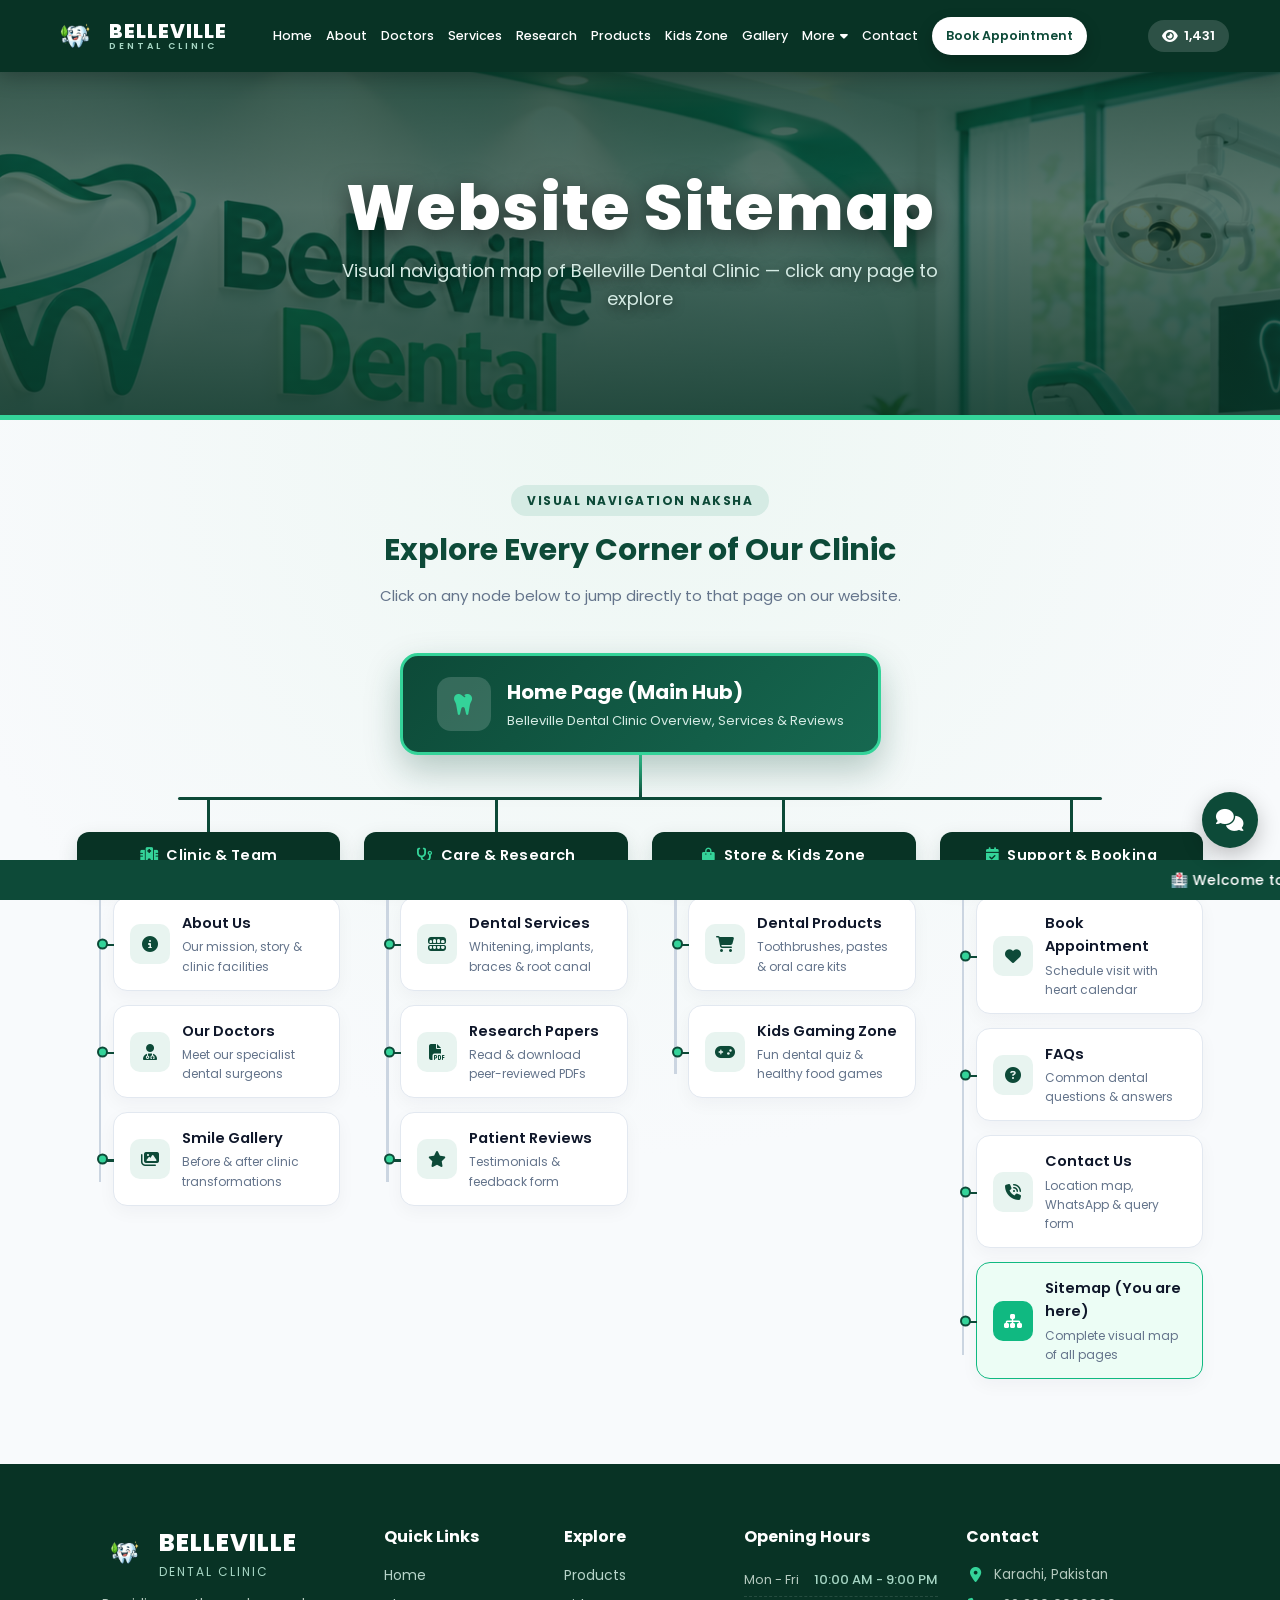
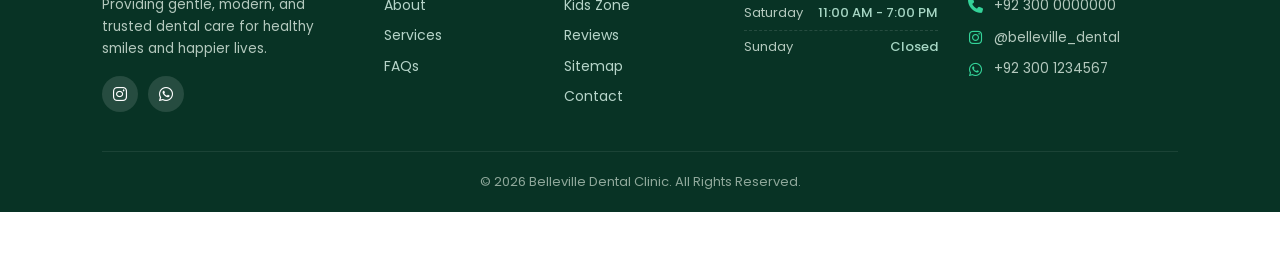
<file: sitemap.html>
<!DOCTYPE html>
<html lang="en">
<head>
    <meta charset="UTF-8">
    <meta name="viewport" content="width=device-width, initial-scale=1.0">
    <title>Sitemap | Belleville Dental Clinic</title>
    <link rel="stylesheet" href="style.css">
    <link href="https://fonts.googleapis.com/css2?family=Poppins:wght@300;400;500;600;700;800&display=swap" rel="stylesheet">
    <link rel="stylesheet" href="https://cdnjs.cloudflare.com/ajax/libs/font-awesome/6.5.1/css/all.min.css">
    <style>
        html { scroll-behavior: smooth; }

        .visitor {
            margin-left: auto;
            display: inline-flex;
            align-items: center;
            gap: 6px;
            background: rgba(13, 74, 56, 0.1);
            color: #0d4a38;
            padding: 6px 14px;
            border-radius: 50px;
            font-size: 13px;
            font-weight: 600;
            white-space: nowrap;
        }
        .visitor i { font-size: 14px; }

        .dropdown { position: relative; display: inline-block; }
        .dropbtn { cursor: pointer; display: inline-flex; align-items: center; gap: 5px; }
        .dropdown-content {
            display: none; position: absolute; top: 100%; left: 0;
            background-color: #ffffff; min-width: 175px;
            box-shadow: 0 10px 25px rgba(0, 0, 0, 0.12);
            border-radius: 10px; z-index: 1000; overflow: hidden;
            border: 1px solid #e2e8f0; padding: 6px 0;
        }
        .dropdown-content a {
            color: #1e293b !important; padding: 10px 16px !important;
            text-decoration: none; display: block !important; font-size: 14px;
            transition: background 0.2s, color 0.2s; margin: 0 !important;
        }
        .dropdown-content a:hover { background-color: #e8f4f0; color: #0d4a38 !important; }
        .dropdown:hover .dropdown-content { display: block; }

        /* ===== VISUAL SITEMAP ARCHITECTURE ===== */
        .sitemap-wrapper {
            padding: 65px 6% 85px;
            background: radial-gradient(circle at top center, #edf7f3 0%, #f8fafc 60%);
        }

        .sitemap-intro {
            text-align: center;
            max-width: 720px;
            margin: 0 auto 45px;
        }
        .sitemap-intro span {
            display: inline-block;
            background: #d5ebe4;
            color: #0d4a38;
            font-size: 12px;
            font-weight: 700;
            letter-spacing: 1.5px;
            padding: 6px 16px;
            border-radius: 50px;
            margin-bottom: 10px;
        }
        .sitemap-intro h2 {
            color: #0d4a38;
            font-size: 30px;
            margin: 0 0 10px;
        }
        .sitemap-intro p {
            color: #64748b;
            font-size: 15px;
            margin: 0;
        }

        /* Root Node (Home Page) */
        .sitemap-tree {
            display: flex;
            flex-direction: column;
            align-items: center;
            max-width: 1250px;
            margin: 0 auto;
        }

        .root-node {
            position: relative;
            display: inline-flex;
            align-items: center;
            gap: 16px;
            background: linear-gradient(135deg, #0d4a38 0%, #166850 100%);
            color: #ffffff;
            padding: 20px 34px;
            border-radius: 18px;
            text-decoration: none;
            box-shadow: 0 15px 35px rgba(13, 74, 56, 0.28);
            border: 3px solid #34d399;
            transition: transform 0.3s ease, box-shadow 0.3s ease;
            z-index: 2;
        }
        .root-node:hover {
            transform: translateY(-5px) scale(1.02);
            box-shadow: 0 20px 42px rgba(13, 74, 56, 0.38);
        }
        .root-icon {
            width: 54px;
            height: 54px;
            border-radius: 14px;
            background: rgba(255, 255, 255, 0.16);
            display: flex;
            align-items: center;
            justify-content: center;
            font-size: 24px;
            color: #34d399;
        }
        .root-text h3 {
            margin: 0;
            font-size: 20px;
            font-weight: 700;
            color: #ffffff;
        }
        .root-text p {
            margin: 3px 0 0;
            font-size: 13px;
            color: #d5ebe4;
        }

        /* Connecting Trunk & Horizontal Bar */
        .tree-trunk {
            width: 3px;
            height: 42px;
            background: linear-gradient(to bottom, #34d399, #0d4a38);
        }

        .tree-branch-bar {
            width: 82%;
            height: 3px;
            background: #0d4a38;
            border-radius: 3px;
            position: relative;
        }

        /* 4 Category Branches Grid */
        .branches-grid {
            display: grid;
            grid-template-columns: repeat(4, 1fr);
            gap: 24px;
            width: 100%;
        }

        .branch-column {
            display: flex;
            flex-direction: column;
            align-items: center;
            position: relative;
        }

        .branch-drop {
            width: 3px;
            height: 32px;
            background: #0d4a38;
        }

        .branch-header {
            width: 100%;
            background: #083325;
            color: #ffffff;
            padding: 12px 16px;
            border-radius: 12px;
            text-align: center;
            font-weight: 600;
            font-size: 14.5px;
            letter-spacing: 0.4px;
            box-shadow: 0 8px 20px rgba(8, 51, 37, 0.15);
            display: flex;
            align-items: center;
            justify-content: center;
            gap: 8px;
        }
        .branch-header i {
            color: #34d399;
        }

        /* Vertical Spine inside each column */
        .branch-list {
            width: 100%;
            display: flex;
            flex-direction: column;
            gap: 14px;
            padding-top: 18px;
            position: relative;
        }
        .branch-list::before {
            content: "";
            position: absolute;
            top: 0;
            bottom: 24px;
            left: 22px;
            width: 2.5px;
            background: #cbd5e1;
        }

        /* Individual Clickable Map Node Cards */
        .map-node {
            position: relative;
            margin-left: 36px;
            background: #ffffff;
            border: 1.5px solid #e2e8f0;
            border-radius: 14px;
            padding: 14px 16px;
            text-decoration: none;
            display: flex;
            align-items: center;
            gap: 12px;
            box-shadow: 0 6px 18px rgba(15, 23, 42, 0.04);
            transition: all 0.25s ease;
        }
        .map-node::before {
            content: "";
            position: absolute;
            left: -14px;
            top: 50%;
            width: 14px;
            height: 2.5px;
            background: #0d4a38;
        }
        .map-node::after {
            content: "";
            position: absolute;
            left: -17px;
            top: 50%;
            transform: translateY(-50%);
            width: 7px;
            height: 7px;
            border-radius: 50%;
            background: #34d399;
            border: 2px solid #0d4a38;
        }

        .map-node:hover {
            transform: translateX(6px);
            border-color: #0d4a38;
            background: #f0fdf9;
            box-shadow: 0 10px 25px rgba(13, 74, 56, 0.14);
        }

        .node-icon {
            width: 40px;
            height: 40px;
            border-radius: 10px;
            background: #e8f4f0;
            color: #0d4a38;
            display: flex;
            align-items: center;
            justify-content: center;
            font-size: 16px;
            flex-shrink: 0;
            transition: background 0.25s, color 0.25s;
        }
        .map-node:hover .node-icon {
            background: #0d4a38;
            color: #ffffff;
        }

        .node-info h4 {
            margin: 0;
            font-size: 14.5px;
            font-weight: 600;
            color: #0f172a;
        }
        .node-info span {
            display: block;
            font-size: 12px;
            color: #64748b;
            margin-top: 2px;
        }

        /* Highlight Active Sitemap Node */
        .map-node.current-page {
            border-color: #10b981;
            background: #ecfdf5;
        }
        .map-node.current-page .node-icon {
            background: #10b981;
            color: #ffffff;
        }

        /* ===== Enhanced Balanced Footer CSS with Logo Animation ===== */
        .footer-grid {
            display: grid !important;
            grid-template-columns: 1.5fr 0.9fr 0.9fr 1.15fr 1.25fr !important;
            gap: 28px !important;
            align-items: start;
        }
        @media (max-width: 1024px) {
            .footer-grid { grid-template-columns: repeat(2, 1fr) !important; }
        }
        @media (max-width: 600px) {
            .footer-grid { grid-template-columns: 1fr !important; }
        }
        .footer-brand-wrap { display: flex; align-items: center; gap: 12px; margin-bottom: 12px; }
        .footer-brand-wrap img {
            width: 45px;
            height: 45px;
            object-fit: contain;
            animation: footerLogoFloat 3s ease-in-out infinite;
            transition: transform 0.4s ease, filter 0.4s ease;
            cursor: pointer;
        }
        .footer-brand-wrap img:hover {
            animation-play-state: paused;
            transform: scale(1.2) rotate(8deg);
            filter: drop-shadow(0 0 10px rgba(52, 211, 153, 0.8));
        }
        @keyframes footerLogoFloat {
            0%, 100% { transform: translateY(0px) scale(1); }
            50% {
                transform: translateY(-6px) scale(1.06);
                filter: drop-shadow(0 5px 8px rgba(52, 211, 153, 0.4));
            }
        }
        .footer-brand-wrap h2 { margin: 0; letter-spacing: 1px; color: #ffffff; }
        .footer-brand-wrap p { margin: 0; font-size: 12px; color: #a7d7c5; letter-spacing: 2px; text-transform: uppercase; }
        
        .footer-desc {
            font-size: 13.5px;
            line-height: 1.65;
            color: #b4c9be;
            margin-bottom: 16px;
        }

        .footer-social-links { display: flex; gap: 10px; }
        .footer-social-links a {
            display: inline-flex !important;
            align-items: center;
            justify-content: center;
            width: 36px;
            height: 36px;
            border-radius: 50%;
            background: rgba(255, 255, 255, 0.12);
            color: #ffffff;
            font-size: 16px;
            transition: all 0.3s ease;
            margin: 0 !important;
            padding: 0 !important;
        }
        .footer-social-links a:hover { background: #34d399; color: #083325; transform: translateY(-3px); }

        .footer-hours-list { list-style: none; padding: 0; margin: 0; }
        .footer-hours-list li {
            display: flex;
            justify-content: space-between;
            font-size: 13px;
            color: #b4c9be;
            padding: 6px 0;
            border-bottom: 1px dashed rgba(255, 255, 255, 0.12);
        }
        .footer-hours-list li:last-child { border-bottom: none; }
        .footer-hours-list li span:last-child { color: #a7d7c5; font-weight: 500; }

        .footer-contact-item {
            display: flex !important;
            align-items: center;
            gap: 10px;
            margin-bottom: 10px !important;
            color: #b4c9be;
            font-size: 13.5px;
            text-decoration: none;
        }
        .footer-contact-item i {
            font-size: 15px;
            color: #34d399;
            width: 18px;
            text-align: center;
            flex-shrink: 0;
        }
        a.footer-contact-item:hover { color: #34d399; }
        .copyright {
            text-align: center; padding: 20px 10px 0 10px; margin-top: 35px;
            border-top: 1px solid rgba(255, 255, 255, 0.08); font-size: 13px; color: #8fa89b;
        }

        /* Floating Chat Button & Chatbox Styling */
        .chat-widget-btn {
            position: fixed;
            right: 22px;
            bottom: 52px;
            width: 56px;
            height: 56px;
            border-radius: 50%;
            background: #0d4a38;
            color: #ffffff;
            display: flex;
            align-items: center;
            justify-content: center;
            font-size: 22px;
            cursor: pointer;
            box-shadow: 0 8px 22px rgba(0, 0, 0, 0.24);
            z-index: 9998;
            transition: transform 0.25s ease, background 0.25s ease;
        }
        .chat-widget-btn:hover {
            transform: scale(1.06);
            background: #176950;
        }

        .chat-box-container {
            position: fixed;
            right: 22px;
            bottom: 52px;
            width: 350px;
            max-width: calc(100vw - 24px);
            max-height: 75vh;
            background: #ffffff;
            border-radius: 16px;
            box-shadow: 0 14px 34px rgba(0, 0, 0, 0.25);
            border: 1px solid #e2e8f0;
            display: flex;
            flex-direction: column;
            overflow: hidden;
            z-index: 9999;
            font-family: 'Poppins', sans-serif;
        }

        .chat-header {
            background: linear-gradient(135deg, #0d4a38, #2b7a62);
            color: #ffffff;
            padding: 13px 16px;
            display: flex;
            align-items: center;
            justify-content: space-between;
        }
        .chat-header-info h4 {
            margin: 0;
            font-size: 15px;
            font-weight: 600;
        }
        .chat-header-info p {
            margin: 2px 0 0;
            font-size: 11.5px;
            opacity: 0.9;
        }
        .chat-close-btn {
            background: transparent;
            border: none;
            color: #ffffff;
            font-size: 24px;
            line-height: 1;
            cursor: pointer;
            padding: 0 4px;
        }

        .chat-body {
            flex: 1;
            overflow-y: auto;
            padding: 12px 14px;
            display: flex;
            flex-direction: column;
            gap: 9px;
            background: #f8fafc;
        }
        .chat-message {
            padding: 10px 13px;
            border-radius: 12px;
            font-size: 13px;
            line-height: 1.45;
            max-width: 86%;
            word-wrap: break-word;
        }
        .chat-message.bot {
            background: #ffffff;
            color: #1e293b;
            border: 1px solid #e2e8f0;
            align-self: flex-start;
        }
        .chat-message.user {
            background: #0d4a38;
            color: #ffffff;
            align-self: flex-end;
        }
        .chat-message.bot a {
            color: #0d4a38;
            font-weight: 600;
            text-decoration: underline;
        }

        /* Chatbox Quick Replies & Link Styling */
        .chat-quick-replies {
            display: flex;
            flex-wrap: wrap;
            gap: 6px;
            padding: 8px 12px;
            background: #f1f5f9;
            border-top: 1px solid #e2e8f0;
        }
        .chat-quick-btn {
            background: #ffffff;
            color: #0d4a38;
            border: 1px solid #0d4a38;
            border-radius: 16px;
            padding: 4px 10px;
            font-size: 11.5px;
            font-weight: 600;
            font-family: 'Poppins', sans-serif;
            cursor: pointer;
            transition: all 0.2s ease;
        }
        .chat-quick-btn:hover {
            background: #0d4a38;
            color: #ffffff;
        }

        .chat-footer {
            display: flex;
            align-items: center;
            gap: 8px;
            padding: 10px 12px;
            background: #ffffff;
            border-top: 1px solid #e2e8f0;
        }
        .chat-input {
            flex: 1;
            padding: 9px 13px;
            border: 1px solid #cbd5e1;
            border-radius: 20px;
            font-family: 'Poppins', sans-serif;
            font-size: 13px;
            outline: none;
        }
        .chat-input:focus {
            border-color: #0d4a38;
        }
        .chat-send-btn {
            width: 38px;
            height: 38px;
            border-radius: 50%;
            border: none;
            background: #0d4a38;
            color: #ffffff;
            cursor: pointer;
            display: flex;
            align-items: center;
            justify-content: center;
            flex-shrink: 0;
            transition: background 0.2s ease;
        }
        .chat-send-btn:hover {
            background: #176950;
        }

        /* Responsive Adjustments */
        @media (max-width: 1050px) {
            .branches-grid {
                grid-template-columns: repeat(2, 1fr);
                gap: 30px;
            }
            .tree-branch-bar { width: 52%; }
        }
        @media (max-width: 620px) {
            .branches-grid {
                grid-template-columns: 1fr;
            }
            .tree-branch-bar { display: none; }
            .branch-drop { height: 22px; }
            .root-node { padding: 16px 22px; }
        }
    </style>
</head>
<body>

<header class="header">
    <a href="index.html" class="logo">
        <img src="photo/WhatsApp_Image_2026-11-10_at_9.17.55_PM-removebg-preview.png" alt="Belleville Dental Logo" class="logo-img">
        <span>BELLEVILLE<small>DENTAL CLINIC</small></span>
    </a>
    <button class="menu-btn" id="menuBtn">☰</button>
    <nav id="navbar">
        <a href="index.html">Home</a>
        <a href="about.html">About</a>
        <a href="doctors.html">Doctors</a>
        <a href="services.html">Services</a>
        <a href="research.html">Research</a>
        <a href="products.html">Products</a>
        <a href="kidsgaming.html">Kids Zone</a>
        <a href="gellery.html">Gallery</a>
        <div class="dropdown">
            <a href="javascript:void(0)" class="dropbtn">More <i class="fa-solid fa-caret-down"></i></a>
            <div class="dropdown-content">
                <a href="FAQ.html"><i class="fa-solid fa-circle-question"></i> FAQs</a>
                <a href="index.html#reviews-section"><i class="fa-solid fa-star"></i> Patient Reviews</a>
                <a class="active" href="sitemap.html"><i class="fa-solid fa-sitemap"></i> Sitemap</a>
            </div>
        </div>
        <a href="contact.html">Contact</a>
        <a class="nav-appointment" href="appoinment.html">Book Appointment</a>
    </nav>
    <div class="visitor" title="Total Visitors">
        <i class="fa-solid fa-eye"></i>
        <span id="visitorCount">0</span>
    </div>
</header>

<section class="page-banner">
    <h1>Website Sitemap</h1>
    <p>Visual navigation map of Belleville Dental Clinic — click any page to explore</p>
</section>

<section class="sitemap-wrapper">
    <div class="sitemap-intro">
        <span>VISUAL NAVIGATION NAKSHA</span>
        <h2>Explore Every Corner of Our Clinic</h2>
        <p>Click on any node below to jump directly to that page on our website.</p>
    </div>

    <div class="sitemap-tree">
        <!-- ROOT NODE -->
        <a href="index.html" class="root-node">
            <div class="root-icon"><i class="fa-solid fa-tooth"></i></div>
            <div class="root-text">
                <h3>Home Page (Main Hub)</h3>
                <p>Belleville Dental Clinic Overview, Services & Reviews</p>
            </div>
        </a>

        <div class="tree-trunk"></div>
        <div class="tree-branch-bar"></div>

        <!-- 4 BRANCHES -->
        <div class="branches-grid">

            <!-- Branch 1: Clinic & Team -->
            <div class="branch-column">
                <div class="branch-drop"></div>
                <div class="branch-header"><i class="fa-solid fa-hospital"></i> Clinic & Team</div>
                <div class="branch-list">
                    <a href="about.html" class="map-node">
                        <div class="node-icon"><i class="fa-solid fa-circle-info"></i></div>
                        <div class="node-info">
                            <h4>About Us</h4>
                            <span>Our mission, story & clinic facilities</span>
                        </div>
                    </a>
                    <a href="doctors.html" class="map-node">
                        <div class="node-icon"><i class="fa-solid fa-user-doctor"></i></div>
                        <div class="node-info">
                            <h4>Our Doctors</h4>
                            <span>Meet our specialist dental surgeons</span>
                        </div>
                    </a>
                    <a href="gellery.html" class="map-node">
                        <div class="node-icon"><i class="fa-solid fa-images"></i></div>
                        <div class="node-info">
                            <h4>Smile Gallery</h4>
                            <span>Before & after clinic transformations</span>
                        </div>
                    </a>
                </div>
            </div>

            <!-- Branch 2: Care & Research -->
            <div class="branch-column">
                <div class="branch-drop"></div>
                <div class="branch-header"><i class="fa-solid fa-stethoscope"></i> Care & Research</div>
                <div class="branch-list">
                    <a href="services.html" class="map-node">
                        <div class="node-icon"><i class="fa-solid fa-teeth-open"></i></div>
                        <div class="node-info">
                            <h4>Dental Services</h4>
                            <span>Whitening, implants, braces & root canal</span>
                        </div>
                    </a>
                    <a href="research.html" class="map-node">
                        <div class="node-icon"><i class="fa-solid fa-file-pdf"></i></div>
                        <div class="node-info">
                            <h4>Research Papers</h4>
                            <span>Read & download peer-reviewed PDFs</span>
                        </div>
                    </a>
                    <a href="index.html#reviews-section" class="map-node">
                        <div class="node-icon"><i class="fa-solid fa-star"></i></div>
                        <div class="node-info">
                            <h4>Patient Reviews</h4>
                            <span>Testimonials & feedback form</span>
                        </div>
                    </a>
                </div>
            </div>

            <!-- Branch 3: Store & Kids Zone -->
            <div class="branch-column">
                <div class="branch-drop"></div>
                <div class="branch-header"><i class="fa-solid fa-bag-shopping"></i> Store & Kids Zone</div>
                <div class="branch-list">
                    <a href="products.html" class="map-node">
                        <div class="node-icon"><i class="fa-solid fa-cart-shopping"></i></div>
                        <div class="node-info">
                            <h4>Dental Products</h4>
                            <span>Toothbrushes, pastes & oral care kits</span>
                        </div>
                    </a>
                    <a href="kidsgaming.html" class="map-node">
                        <div class="node-icon"><i class="fa-solid fa-gamepad"></i></div>
                        <div class="node-info">
                            <h4>Kids Gaming Zone</h4>
                            <span>Fun dental quiz & healthy food games</span>
                        </div>
                    </a>
                </div>
            </div>

            <!-- Branch 4: Support & Booking -->
            <div class="branch-column">
                <div class="branch-drop"></div>
                <div class="branch-header"><i class="fa-solid fa-calendar-check"></i> Support & Booking</div>
                <div class="branch-list">
                    <a href="appoinment.html" class="map-node">
                        <div class="node-icon"><i class="fa-solid fa-heart"></i></div>
                        <div class="node-info">
                            <h4>Book Appointment</h4>
                            <span>Schedule visit with heart calendar</span>
                        </div>
                    </a>
                    <a href="FAQ.html" class="map-node">
                        <div class="node-icon"><i class="fa-solid fa-circle-question"></i></div>
                        <div class="node-info">
                            <h4>FAQs</h4>
                            <span>Common dental questions & answers</span>
                        </div>
                    </a>
                    <a href="contact.html" class="map-node">
                        <div class="node-icon"><i class="fa-solid fa-phone-volume"></i></div>
                        <div class="node-info">
                            <h4>Contact Us</h4>
                            <span>Location map, WhatsApp & query form</span>
                        </div>
                    </a>
                    <a href="sitemap.html" class="map-node current-page">
                        <div class="node-icon"><i class="fa-solid fa-sitemap"></i></div>
                        <div class="node-info">
                            <h4>Sitemap (You are here)</h4>
                            <span>Complete visual map of all pages</span>
                        </div>
                    </a>
                </div>
            </div>

        </div>
    </div>
</section>

<footer>
    <div class="footer-grid">
        <div>
            <div class="footer-brand-wrap">
                <img src="photo/WhatsApp_Image_2026-11-10_at_9.17.55_PM-removebg-preview.png" alt="Belleville Dental Logo">
                <div>
                    <h2>BELLEVILLE</h2>
                    <p>Dental Clinic</p>
                </div>
            </div>
            <p class="footer-desc">Providing gentle, modern, and trusted dental care for healthy smiles and happier lives.</p>
            <div class="footer-social-links">
                <a href="https://instagram.com/belleville_dental" target="_blank" title="Instagram"><i class="fa-brands fa-instagram"></i></a>
                <a href="https://wa.me/923001234567" target="_blank" title="WhatsApp"><i class="fa-brands fa-whatsapp"></i></a>
            </div>
        </div>
        <div>
            <h3>Quick Links</h3>
            <a href="index.html">Home</a>
            <a href="about.html">About</a>
            <a href="services.html">Services</a>
            <a href="FAQ.html">FAQs</a>
        </div>
        <div>
            <h3>Explore</h3>
            <a href="products.html">Products</a>
            <a href="kidsgaming.html">Kids Zone</a>
            <a href="index.html#reviews-section">Reviews</a>
            <a href="sitemap.html">Sitemap</a>
            <a href="contact.html">Contact</a>
        </div>
        <div>
            <h3>Opening Hours</h3>
            <ul class="footer-hours-list">
                <li><span>Mon - Fri</span><span>10:00 AM - 9:00 PM</span></li>
                <li><span>Saturday</span><span>11:00 AM - 7:00 PM</span></li>
                <li><span>Sunday</span><span>Closed</span></li>
            </ul>
        </div>
        <div>
            <h3>Contact</h3>
            <p class="footer-contact-item"><i class="fa-solid fa-location-dot"></i> Karachi, Pakistan</p>
            <p class="footer-contact-item"><i class="fa-solid fa-phone"></i> +92 300 0000000</p>
            <a href="https://instagram.com/belleville_dental" target="_blank" class="footer-contact-item"><i class="fa-brands fa-instagram"></i> @belleville_dental</a>
            <a href="https://wa.me/923001234567" target="_blank" class="footer-contact-item"><i class="fa-brands fa-whatsapp"></i> +92 300 1234567</a>
        </div>
    </div>
    <div class="copyright">© 2026 Belleville Dental Clinic. All Rights Reserved.</div>
</footer>

<div class="ticker"><marquee id="ticker" scrollamount="6"><span id="liveTickerText">Welcome to Belleville Dental Clinic</span></marquee></div>

<div class="chat-widget-btn" id="chatToggleBtn" title="Chat with us"><i class="fa-solid fa-comments"></i></div>
<div class="chat-box-container" id="chatBox" style="display: none;">
    <div class="chat-header">
        <div class="chat-header-info"><h4>Belleville Dental Support</h4><p>Typically replies instantly</p></div>
        <button type="button" class="chat-close-btn" id="chatCloseBtn">&times;</button>
    </div>
    <div class="chat-body" id="chatBody">
        <div class="chat-message bot">
            👋 <strong>Welcome to Belleville Dental Clinic!</strong><br>
            How can we help you with your smile today? Choose an option below or type your question. 😊
        </div>
    </div>
    <div class="chat-quick-replies" id="chatQuickReplies">
        <button type="button" class="chat-quick-btn" data-topic="appointment">Appointment</button>
        <button type="button" class="chat-quick-btn" data-topic="services">Services</button>
        <button type="button" class="chat-quick-btn" data-topic="timing">Clinic Timing</button>
        <button type="button" class="chat-quick-btn" data-topic="doctors">Doctors Info</button>
        <button type="button" class="chat-quick-btn" data-topic="contact">WhatsApp / Contact</button>
    </div>
    <div class="chat-footer">
        <input type="text" id="chatInput" class="chat-input" placeholder="Type a message...">
        <button type="button" id="chatSendBtn" class="chat-send-btn"><i class="fa-solid fa-paper-plane"></i></button>
    </div>
</div>

<script src="https://code.jquery.com/jquery-3.7.1.min.js"></script>
<script src="script.js"></script>
</body>
</html>
</file>
<file: style.css>
* {
    margin: 0;
    padding: 0;
    box-sizing: border-box;
}

html {
    scroll-behavior: smooth;
}

body {
    font-family: 'Poppins', sans-serif;
    color: #1e293b;
    background: #ffffff;
    line-height: 1.6;
    padding-bottom: 42px; /* space for sticky ticker */
    overflow-x: hidden;
}

img {
    max-width: 100%;
    display: block;
}

a {
    text-decoration: none;
    color: inherit;
}

/* ================= HEADER ================= */
.header {
    position: fixed;
    top: 0;
    left: 0;
    width: 100%;
    z-index: 999;
    display: flex;
    align-items: center;
    gap: 20px;
    padding: 12px 4%;
    background: #0d4a38;
    box-shadow: 0 4px 20px rgba(0, 0, 0, 0.15);
    transition: background 0.3s ease, box-shadow 0.3s ease, padding 0.3s ease;
}

.header.scrolled {
    background: #083325;
    padding: 8px 4%;
}

.header .visitor {
    background: rgba(255, 255, 255, 0.15);
    color: #fff;
}

.logo {
    display: flex;
    align-items: center;
    gap: 10px;
    font-weight: 800;
    font-size: 20px;
    letter-spacing: 1px;
    color: #ffffff;
    line-height: 1.1;
    white-space: nowrap;
}

.logo-img {
    width: 48px;
    height: 48px;
    object-fit: contain;
}

.logo span small {
    display: block;
    font-size: 9px;
    font-weight: 600;
    letter-spacing: 3px;
    color: #a7d7c5;
}

nav {
    display: flex;
    align-items: center;
    gap: 2px;
    margin-left: 20px;
}

nav > a,
.dropbtn {
    position: relative;
    color: #ffffff;
    font-size: 14px;
    font-weight: 500;
    padding: 8px 11px;
    border-radius: 8px;
    white-space: nowrap;
    transition: background 0.25s, color 0.25s;
}

/* Underline line (box ki jagah) */
nav > a::after {
    content: "";
    position: absolute;
    left: 6px;
    right: 6px;
    bottom: 2px;
    height: 3px;
    border-radius: 3px;
    background: #34d399;
    transform: scaleX(0);
    transform-origin: center;
    transition: transform 0.3s ease;
}

nav > a:hover,
.dropbtn:hover {
    background: transparent;
    color: #ffffff;
}

nav > a:hover::after {
    transform: scaleX(1);
}

nav > a.active {
    color: #ffffff;
    font-weight: 600;
    background: transparent;
}

nav > a.active::after {
    transform: scaleX(1);
}

nav > a.nav-appointment::after {
    display: none;
}

nav .nav-appointment {
    background: #ffffff;
    color: #0d4a38;
    padding: 10px 20px;
    border-radius: 50px;
    font-weight: 600;
    margin-left: 6px;
    white-space: nowrap;
    box-shadow: 0 6px 16px rgba(0, 0, 0, 0.2);
}

nav .nav-appointment:hover {
    background: #e8f4f0;
    color: #083325;
}

.menu-btn {
    display: none;
    background: #0d4a38;
    color: #fff;
    border: none;
    font-size: 22px;
    width: 42px;
    height: 42px;
    border-radius: 10px;
    cursor: pointer;
    margin-left: auto;
}

/* ================= HERO ================= */
.hero {
    position: relative;
    min-height: 100vh;
    display: flex;
    align-items: center;
    padding: 120px 5% 80px;
    overflow: hidden;
    background: linear-gradient(135deg, #f1f8f5, #ffffff);
}

.hero-video {
    position: absolute;
    inset: 0;
    width: 100%;
    height: 100%;
    object-fit: cover;
    z-index: 0;
}

/* Light overlay so dark green text is readable (like the design) */
.video-overlay {
    position: absolute;
    inset: 0;
    z-index: 1;
    background: linear-gradient(90deg,
        rgba(255, 255, 255, 0.92) 0%,
        rgba(255, 255, 255, 0.78) 40%,
        rgba(255, 255, 255, 0.15) 100%);
}

.hero-content {
    position: relative;
    z-index: 2;
    max-width: 620px;
}

.tag {
    display: inline-block;
    font-size: 12px;
    font-weight: 600;
    letter-spacing: 3px;
    color: #2b7a62;
    background: #e8f4f0;
    padding: 7px 16px;
    border-radius: 50px;
    margin-bottom: 18px;
}

.hero-content h1 {
    font-size: clamp(40px, 6vw, 74px);
    font-weight: 800;
    line-height: 1.08;
    color: #0d4a38;
    margin-bottom: 18px;
}

.hero-content p {
    font-size: 18px;
    color: #334155;
    margin-bottom: 28px;
    max-width: 480px;
}

/* ================= BUTTONS ================= */
.btn {
    display: inline-flex;
    align-items: center;
    gap: 8px;
    background: #0d4a38;
    color: #fff;
    padding: 14px 30px;
    border-radius: 50px;
    font-size: 15px;
    font-weight: 600;
    border: 2px solid #0d4a38;
    cursor: pointer;
    transition: all 0.3s ease;
    box-shadow: 0 8px 20px rgba(13, 74, 56, 0.25);
    margin: 0 8px 10px 0;
}

.btn:hover {
    background: #2b7a62;
    border-color: #2b7a62;
    transform: translateY(-3px);
}

.btn-outline {
    background: rgba(255, 255, 255, 0.8);
    color: #0d4a38;
    box-shadow: none;
}

.btn-outline:hover {
    background: #0d4a38;
    color: #fff;
}

.hero-trust {
    display: flex;
    flex-wrap: wrap;
    gap: 14px;
    margin-top: 26px;
}

.hero-trust span {
    font-size: 13.5px;
    font-weight: 500;
    color: #0d4a38;
    background: rgba(255, 255, 255, 0.85);
    padding: 7px 14px;
    border-radius: 50px;
    border: 1px solid #d5ebe4;
}

/* ================= SECTIONS ================= */
.section {
    padding: 80px 8%;
    background: #ffffff;
}

.section-heading {
    text-align: center;
    max-width: 650px;
    margin: 0 auto 10px;
}

.section-heading span {
    font-size: 12px;
    font-weight: 600;
    letter-spacing: 3px;
    color: #2b7a62;
}

.section-heading h2 {
    font-size: clamp(28px, 4vw, 40px);
    font-weight: 700;
    color: #0d4a38;
    margin: 8px 0;
}

.section-heading p {
    color: #64748b;
    font-size: 15px;
}

.center {
    text-align: center;
    margin-top: 40px;
}

/* ================= SERVICE CARDS ================= */
.cards {
    display: grid;
    grid-template-columns: repeat(3, 1fr);
    gap: 28px;
    margin-top: 40px;
}

.card {
    background: #e8f4f0;
    border-radius: 16px;
    padding: 16px 16px 26px;
    text-align: center;
    border: 1px solid #d5ebe4;
    transition: transform 0.3s ease, box-shadow 0.3s ease, background 0.3s;
}

.card:hover {
    transform: translateY(-8px);
    box-shadow: 0 10px 30px rgba(13, 74, 56, 0.10);
    background: #fff;
}

.card-img {
    width: 100%;
    height: 190px;
    object-fit: cover;
    border-radius: 12px;
    margin-bottom: 16px;
}

.card h3 {
    font-size: 18px;
    font-weight: 600;
    color: #0d4a38;
    margin-bottom: 6px;
}

.card p {
    font-size: 14px;
    color: #64748b;
    padding: 0 8px;
}

/* ================= ABOUT PREVIEW ================= */
.about-preview {
    display: grid;
    grid-template-columns: 1fr 1fr;
    align-items: center;
    gap: 50px;
    padding: 80px 8%;
    background: linear-gradient(135deg, #e8f4f0, #ffffff);
}

.about-image img {
    width: 100%;
    height: 420px;
    object-fit: cover;
    border-radius: 24px;
    box-shadow: 0 10px 30px rgba(13, 74, 56, 0.10);
}

.about-text span {
    font-size: 12px;
    font-weight: 600;
    letter-spacing: 3px;
    color: #2b7a62;
}

.about-text h2 {
    font-size: clamp(28px, 4vw, 40px);
    font-weight: 700;
    color: #0d4a38;
    margin: 10px 0 16px;
}

.about-text p {
    color: #475569;
    font-size: 15.5px;
    margin-bottom: 26px;
}

/* ================= FOOTER ================= */
footer {
    background: #083325;
    color: #cfe5dd;
    padding: 60px 8% 20px;
}

.footer-grid {
    display: grid;
    grid-template-columns: repeat(auto-fit, minmax(190px, 1fr));
    gap: 35px;
    margin-bottom: 35px;
}

footer h2 {
    color: #fff;
    letter-spacing: 2px;
    font-weight: 800;
}

footer h3 {
    color: #fff;
    font-size: 16px;
    margin-bottom: 14px;
}

footer a,
footer p {
    display: block;
    font-size: 14px;
    color: #b6d4c9;
    margin-bottom: 8px;
    transition: color 0.2s, padding-left 0.2s;
}

footer a:hover {
    color: #fff;
    padding-left: 5px;
}

.copyright {
    text-align: center;
    border-top: 1px solid rgba(255, 255, 255, 0.12);
    padding-top: 18px;
    font-size: 13px;
    color: #9fc2b5;
}

/* ================= STICKY TICKER ================= */
.ticker {
    position: fixed;
    bottom: 0;
    left: 0;
    width: 100%;
    z-index: 998;
    background: #0d4a38;
    color: #fff;
    padding: 9px 0;
    font-size: 14px;
    font-weight: 500;
    letter-spacing: 0.4px;
}

.ticker marquee {
    display: block;
}

/* ================= CHAT WIDGET ================= */
.chat-widget-btn {
    position: fixed;
    right: 22px;
    bottom: 62px;
    width: 58px;
    height: 58px;
    border-radius: 50%;
    background: #0d4a38;
    color: #fff;
    font-size: 24px;
    display: flex;
    align-items: center;
    justify-content: center;
    cursor: pointer;
    z-index: 1001;
    box-shadow: 0 8px 22px rgba(13, 74, 56, 0.4);
    transition: transform 0.3s, background 0.3s;
}

.chat-widget-btn:hover {
    transform: scale(1.1);
    background: #2b7a62;
}

.chat-box-container {
    position: fixed;
    right: 22px;
    bottom: 132px;
    width: 340px;
    max-width: calc(100% - 30px);
    background: #fff;
    border-radius: 18px;
    overflow: hidden;
    z-index: 1002;
    box-shadow: 0 15px 40px rgba(0, 0, 0, 0.22);
    border: 1px solid #e2e8f0;
    flex-direction: column;
}

.chat-header {
    background: linear-gradient(135deg, #0d4a38, #2b7a62);
    color: #fff;
    padding: 14px 16px;
    display: flex;
    align-items: center;
    justify-content: space-between;
}

.chat-header-info h4 {
    font-size: 15px;
    font-weight: 600;
    margin: 0;
}

.chat-header-info p {
    font-size: 11.5px;
    opacity: 0.85;
    margin: 0;
}

.chat-close-btn {
    background: transparent;
    border: none;
    color: #fff;
    font-size: 26px;
    cursor: pointer;
    line-height: 1;
}

.chat-body {
    height: 280px;
    overflow-y: auto;
    padding: 14px;
    background: #f8fafc;
    display: flex;
    flex-direction: column;
    gap: 10px;
}

.chat-message {
    max-width: 82%;
    padding: 10px 14px;
    font-size: 13.5px;
    border-radius: 14px;
    line-height: 1.5;
    word-wrap: break-word;
}

.chat-message.bot {
    background: #fff;
    color: #1e293b;
    border: 1px solid #e2e8f0;
    border-bottom-left-radius: 4px;
    align-self: flex-start;
}

.chat-message.user {
    background: #0d4a38;
    color: #fff;
    border-bottom-right-radius: 4px;
    align-self: flex-end;
}

.chat-footer {
    display: flex;
    gap: 8px;
    padding: 10px;
    border-top: 1px solid #e2e8f0;
    background: #fff;
}

.chat-input {
    flex: 1;
    padding: 10px 14px;
    border: 1px solid #cbd5e1;
    border-radius: 50px;
    font-family: 'Poppins', sans-serif;
    font-size: 13.5px;
    outline: none;
}

.chat-input:focus {
    border-color: #2b7a62;
}

.chat-send-btn {
    width: 40px;
    height: 40px;
    border: none;
    border-radius: 50%;
    background: #0d4a38;
    color: #fff;
    cursor: pointer;
    transition: background 0.3s;
}

.chat-send-btn:hover {
    background: #2b7a62;
}

/* ================= RESPONSIVE ================= */
@media (max-width: 1200px) {
    nav {
        margin-left: 8px;
    }
    nav > a,
    .dropbtn {
        font-size: 13px;
        padding: 8px 7px;
    }
    nav .nav-appointment {
        padding: 9px 14px;
    }
}

@media (max-width: 900px) {
    .cards {
        grid-template-columns: repeat(2, 1fr);
    }
}

@media (max-width: 600px) {
    .cards {
        grid-template-columns: 1fr;
    }
}

@media (max-width: 900px) {
    .menu-btn {
        display: block;
    }

    .visitor {
        margin-left: 0 !important;
    }

    .header {
        flex-wrap: wrap;
    }

    .menu-btn {
        background: #ffffff;
        color: #0d4a38;
    }

    nav {
        display: none;
        flex-direction: column;
        align-items: stretch;
        width: 100%;
        order: 5;
        margin: 10px 0 0;
        padding: 10px;
        background: #083325;
        border-radius: 14px;
    }

    nav.show,
    nav.open,
    nav.active-menu {
        display: flex;
    }

    nav .nav-appointment {
        text-align: center;
        margin: 6px 0 0;
    }

    .dropdown-content {
        position: static;
        box-shadow: none;
        border: none;
    }

    .video-overlay {
        background: linear-gradient(180deg,
            rgba(255, 255, 255, 0.9) 0%,
            rgba(255, 255, 255, 0.7) 100%);
    }

    .hero {
        padding-top: 130px;
    }

    .about-preview {
        grid-template-columns: 1fr;
    }

    .about-image img {
        height: 300px;
    }
}

@media (max-width: 500px) {
    .section,
    .about-preview {
        padding: 55px 5%;
    }

    .hero-content p {
        font-size: 16px;
    }

    .btn {
        padding: 12px 24px;
        font-size: 14px;
    }

    .logo {
        font-size: 17px;
    }
}

/* ===== NAVBAR: dark background (locked) ===== */
.header,
.header.scrolled {
    background: #083325 !important;
    box-shadow: 0 4px 20px rgba(0, 0, 0, 0.25);
}

/* ===== APPOINTMENT BUTTON: 3 color mix hover ===== */
nav .nav-appointment {
    transition: transform 0.3s ease, box-shadow 0.3s ease, color 0.3s ease;
}

nav .nav-appointment:hover {
    background: linear-gradient(120deg, #34d399, #2b7a62, #f59e0b, #34d399) !important;
    background-size: 300% 300%;
    animation: btnColorMix 2s ease infinite;
    color: #ffffff !important;
    transform: translateY(-3px);
    box-shadow: 0 10px 22px rgba(0, 0, 0, 0.3);
}

@keyframes btnColorMix {
    0%   { background-position: 0% 50%; }
    50%  { background-position: 100% 50%; }
    100% { background-position: 0% 50%; }
}

/* ===== LOGO HOVER ANIMATION ===== */
.logo {
    transition: transform 0.3s ease;
}

.logo-img {
    transition: transform 0.4s ease, filter 0.4s ease;
}

.logo span {
    transition: color 0.3s ease, text-shadow 0.3s ease, letter-spacing 0.3s ease;
}

.logo:hover {
    transform: scale(1.05);
}

.logo:hover .logo-img {
    animation: logoWiggle 0.8s ease-in-out;
    filter: drop-shadow(0 0 8px rgba(167, 215, 197, 0.9));
}

.logo:hover span {
    color: #a7d7c5;
    letter-spacing: 1.8px;
    text-shadow: 0 0 12px rgba(167, 215, 197, 0.6);
}

@keyframes logoWiggle {
    0%   { transform: rotate(0deg) translateY(0); }
    20%  { transform: rotate(-12deg) translateY(-6px); }
    40%  { transform: rotate(10deg) translateY(0); }
    60%  { transform: rotate(-8deg) translateY(-4px); }
    80%  { transform: rotate(5deg) translateY(0); }
    100% { transform: rotate(0deg) translateY(0); }
}

/* ==========================================================
   COMMON FIXES FOR INNER PAGES
   ========================================================== */

/* Chat box default band rahe (JS click par kholta hai) */
.chat-box-container {
    display: none;
}

/* Extra nav items zyada hon to wrap ho jayen, overflow na ho */
.header .visitor {
    flex-shrink: 0;
}

@media (max-width: 1400px) {
    nav > a,
    .dropbtn {
        font-size: 12.5px;
        padding: 8px 6px;
    }
    nav .nav-appointment {
        padding: 9px 14px;
    }
}

/* Kuch pages JS se nav par "active" class lagate hain (mobile menu) */
@media (max-width: 900px) {
    nav.active {
        display: flex;
    }
}

/* Pages mein bachi hui dummy <footer>...</footer> chupa do */
script + footer {
    display: none;
}

/* ==========================================================
   PAGE BANNER  (About, Doctors, Contact, Appointment, FAQ, Research)
   ----------------------------------------------------------
   BACKGROUND PICTURE: neeche url('photo/banner.jpg') ko apni
   picture ke path se badal dein. Picture na ho to dark green
   gradient dikhega.
   ========================================================== */
.page-banner,
.page-header {
    position: relative;
    min-height: 340px;
    display: flex;
    flex-direction: column;
    align-items: center;
    justify-content: center;
    text-align: center;
    padding: 150px 6% 80px !important;
    margin-top: 0 !important;
    color: #ffffff !important;
    background:
        linear-gradient(rgba(8, 51, 37, 0.78), rgba(13, 74, 56, 0.62)),
        url('photo/banner.jpg') center center / cover no-repeat,
        #0d4a38 !important;
}

.page-banner h1,
.page-header h1 {
    font-size: clamp(32px, 5vw, 54px) !important;
    font-weight: 800;
    color: #ffffff;
    line-height: 1.15;
    margin-bottom: 12px !important;
    text-shadow: 0 4px 18px rgba(0, 0, 0, 0.35);
}

.page-banner p,
.page-header p {
    font-size: 17px !important;
    color: #e3f3ec;
    max-width: 640px;
    opacity: 1 !important;
}

/* ==========================================================
   CONTENT AREA (About, Doctors, Contact, Appointment)
   ========================================================== */
.content {
    max-width: 1150px;
    margin: 0 auto;
    padding: 60px 6% 80px;
    background: #ffffff;
}

.content > img {
    box-shadow: 0 12px 30px rgba(13, 74, 56, 0.15);
}

.content h2 {
    font-size: clamp(24px, 3vw, 32px);
    font-weight: 700;
    color: #0d4a38;
    margin: 30px 0 10px;
}

.content p {
    color: #475569;
    font-size: 15.5px;
    margin-bottom: 8px;
}

.content .cards {
    margin-top: 20px;
}

.content .card {
    padding: 28px 22px;
}

.content .card h3 {
    margin-bottom: 8px;
}

/* ==========================================================
   DOCTORS PAGE
   ========================================================== */
.doctor-preview {
    display: flex;
    align-items: center;
    gap: 32px;
    background: #e8f4f0;
    border: 1px solid #d5ebe4;
    border-radius: 18px;
    padding: 24px;
    transition: transform 0.3s ease, box-shadow 0.3s ease;
}

.doctor-preview:hover {
    transform: translateY(-5px);
    box-shadow: 0 14px 32px rgba(13, 74, 56, 0.14);
}

.doctor-preview img {
    width: 230px;
    height: 270px;
    object-fit: cover;
    border-radius: 16px;
    flex-shrink: 0;
    box-shadow: 0 8px 22px rgba(13, 74, 56, 0.2);
}

.doctor-preview h2 {
    margin-top: 0;
    font-size: 26px;
}

.doctor-preview p b {
    color: #0d4a38;
}

.doctor-preview .btn {
    margin-top: 14px;
}

/* Tables (doctor timings) */
.content table {
    width: 100%;
    border-collapse: collapse;
    margin-top: 15px;
    border-radius: 14px;
    overflow: hidden;
    box-shadow: 0 8px 22px rgba(13, 74, 56, 0.1);
}

.content th {
    background: #0d4a38;
    color: #ffffff;
    text-align: left;
    padding: 14px 16px;
    font-size: 14.5px;
    font-weight: 600;
}

.content td {
    padding: 13px 16px;
    font-size: 14.5px;
    color: #334155;
    border-bottom: 1px solid #e2e8f0;
}

.content tr:nth-child(even) td {
    background: #f1f8f5;
}

.content tr:hover td {
    background: #e8f4f0;
}

/* ==========================================================
   FORMS (Appointment + Contact)
   ========================================================== */
.form-box {
    max-width: 760px;
    margin: 0 auto;
    background: #ffffff;
    padding: 36px;
    border-radius: 20px;
    border: 1px solid #e2e8f0;
    box-shadow: 0 15px 40px rgba(13, 74, 56, 0.12);
}

.form-box h2 {
    margin-top: 0;
    text-align: center;
}

.form-box > p {
    text-align: center;
}

.demo-form label {
    display: block;
    font-size: 13.5px;
    font-weight: 600;
    color: #334155;
    margin: 16px 0 6px;
}

.demo-form input,
.demo-form select,
.demo-form textarea {
    width: 100%;
    padding: 12px 15px;
    margin-bottom: 4px;
    border: 1px solid #cbd5e1;
    border-radius: 10px;
    font-family: 'Poppins', sans-serif;
    font-size: 14.5px;
    color: #1e293b;
    background: #ffffff;
    outline: none;
    transition: border-color 0.2s ease, box-shadow 0.2s ease;
}

.demo-form input:focus,
.demo-form select:focus,
.demo-form textarea:focus {
    border-color: #2b7a62;
    box-shadow: 0 0 0 3px rgba(43, 122, 98, 0.15);
}

.demo-form textarea {
    resize: vertical;
}

.demo-form .btn {
    width: 100%;
    justify-content: center;
    margin: 22px 0 0;
}

/* ==========================================================
   RESEARCH PAGE
   ========================================================== */
.research-container {
    max-width: 1100px;
    margin: 0 auto;
    padding: 60px 6% 80px;
}

.research-container h2 {
    font-size: clamp(24px, 3vw, 32px);
    color: #0d4a38;
}

.research-card {
    display: flex;
    gap: 28px;
    align-items: stretch;
    background: #ffffff;
    border: 1px solid #e2e8f0;
    border-radius: 18px;
    padding: 22px;
    margin-bottom: 26px;
    box-shadow: 0 10px 28px rgba(13, 74, 56, 0.08);
    transition: transform 0.3s ease, box-shadow 0.3s ease;
}

.research-card:hover {
    transform: translateY(-5px);
    box-shadow: 0 16px 36px rgba(13, 74, 56, 0.15);
}

.research-img-box {
    width: 210px;
    flex-shrink: 0;
}

.research-img-box img {
    width: 100%;
    height: 100%;
    min-height: 210px;
    object-fit: cover;
    border-radius: 14px;
}

.research-info {
    flex: 1;
    display: flex;
    flex-direction: column;
}

.research-info h3 {
    font-size: 20px;
    font-weight: 700;
    color: #0d4a38;
    margin-bottom: 10px;
    line-height: 1.35;
}

.research-meta {
    display: flex;
    flex-wrap: wrap;
    gap: 10px 18px;
    margin-bottom: 12px;
}

.research-meta span {
    font-size: 13px;
    color: #64748b;
    background: #e8f4f0;
    padding: 5px 12px;
    border-radius: 50px;
}

.research-meta i {
    color: #2b7a62;
    margin-right: 4px;
}

.research-desc {
    color: #475569;
    font-size: 14.5px;
    margin-bottom: 18px;
}

.btn-group {
    display: flex;
    flex-wrap: wrap;
    gap: 12px;
    margin-top: auto;
}

.view-btn,
.download-btn {
    display: inline-flex;
    align-items: center;
    gap: 8px;
    padding: 11px 24px;
    border-radius: 50px;
    font-family: 'Poppins', sans-serif;
    font-size: 14px;
    font-weight: 600;
    cursor: pointer;
    transition: all 0.3s ease;
}

.view-btn {
    background: #0d4a38;
    color: #ffffff;
    border: 2px solid #0d4a38;
}

.view-btn:hover {
    background: #2b7a62;
    border-color: #2b7a62;
    transform: translateY(-2px);
}

.download-btn {
    background: #ffffff;
    color: #0d4a38;
    border: 2px solid #0d4a38;
}

.download-btn:hover {
    background: #0d4a38;
    color: #ffffff;
    transform: translateY(-2px);
}

/* PDF popup viewer */
.pdf-modal {
    display: none;
    position: fixed;
    inset: 0;
    z-index: 2000;
    background: rgba(8, 20, 15, 0.75);
    align-items: center;
    justify-content: center;
    padding: 20px;
}

.pdf-modal.show,
.pdf-modal.active,
.pdf-modal.open { 
    display: flex;
}

.pdf-modal-content {
    width: 100%;
    max-width: 1000px;
    height: 90vh;
    margin: 0 auto;
    background: #ffffff;
    border-radius: 16px;
    overflow: hidden;
    display: flex;
    flex-direction: column;
    box-shadow: 0 25px 60px rgba(0, 0, 0, 0.4);
}

.pdf-modal-header {
    display: flex;
    align-items: center;
    justify-content: space-between;
    gap: 15px;
    padding: 14px 20px;
    background: #0d4a38;
    color: #ffffff;
}

.pdf-modal-header h4 {
    font-size: 16px;
    font-weight: 600;
    margin: 0;
}

.close-modal {
    background: #ffffff;
    color: #0d4a38;
    border: none;
    padding: 8px 18px;
    border-radius: 50px;
    font-family: 'Poppins', sans-serif;
    font-size: 13px;
    font-weight: 600;
    cursor: pointer;
    transition: background 0.3s ease;
}

.close-modal:hover {
    background: #e8f4f0;
}

.pdf-frame {
    flex: 1;
    width: 100%;
    border: 0;
}

/* ==========================================================
   FAQ PAGE (extra polish, baqi style page ke andar hai)
   ========================================================== */
.faq-item:hover {
    box-shadow: 0 8px 22px rgba(13, 74, 56, 0.12);
}

/* ==========================================================
   RESPONSIVE - INNER PAGES
   ========================================================== */
@media (max-width: 800px) {
    .doctor-preview,
    .research-card {
        flex-direction: column;
        align-items: stretch;
    }

    .doctor-preview img {
        width: 100%;
        height: 280px;
    }

    .research-img-box {
        width: 100%;
    }

    .research-img-box img {
        height: 220px;
    }

    .form-box {
        padding: 24px 18px;
    }

    .content table {
        display: block;
        overflow-x: auto;
    }
}

@media (max-width: 500px) {
    .page-banner,
    .page-header {
        min-height: 280px;
        padding: 130px 5% 60px !important;
    }

    .pdf-modal {
        padding: 8px;
    }

    .pdf-modal-content {
        height: 94vh;
    }
}
.page-banner.about-banner {
    min-height: 420px;
    border-bottom: 5px solid #34d399;
    background:
        linear-gradient(180deg,
            rgba(8, 51, 37, 0.88) 0%,
            rgba(8, 51, 37, 0.68) 50%,
            rgba(8, 51, 37, 0.88) 100%),
        url('photo/bg.png') center 35% / cover no-repeat fixed,
        #0d4a38 !important;
}

.page-banner.about-banner h1 {
    font-size: clamp(36px, 6vw, 64px) !important;
    letter-spacing: 1px;
    text-shadow: 0 6px 24px rgba(0, 0, 0, 0.6);
}

.page-banner.about-banner p {
    font-size: 18px !important;
    color: #d5ebe4;
    text-shadow: 0 3px 12px rgba(0, 0, 0, 0.6);
}

/* Mobile par fixed background theek kaam nahi karta */
@media (max-width: 800px) {
    .page-banner.about-banner {
        min-height: 320px;
        background:
            linear-gradient(rgba(8, 51, 37, 0.85), rgba(8, 51, 37, 0.75)),
            url('photo/bg.png') center center / cover no-repeat,
            #0d4a38 !important;
    }
}
/* ===== OUR JOURNEY TIMELINE ===== */
.journey {
    margin-top: 60px;
}

.timeline {
    position: relative;
    max-width: 900px;
    margin: 40px auto 0;
}

.timeline::before {
    content: '';
    position: absolute;
    left: 50%;
    top: 0;
    bottom: 0;
    width: 4px;
    background: linear-gradient(#34d399, #0d4a38);
    border-radius: 4px;
    transform: translateX(-50%);
}

.timeline-item {
    position: relative;
    width: 50%;
    padding: 0 40px 36px 0;
    text-align: right;
}

.timeline-item:nth-child(even) {
    margin-left: 50%;
    padding: 0 0 36px 40px;
    text-align: left;
}

.timeline-item::before {
    content: '';
    position: absolute;
    top: 6px;
    right: -9px;
    width: 18px;
    height: 18px;
    border-radius: 50%;
    background: #ffffff;
    border: 4px solid #0d4a38;
    z-index: 1;
}

.timeline-item:nth-child(even)::before {
    right: auto;
    left: -9px;
}

.timeline-year {
    display: inline-block;
    background: #0d4a38;
    color: #ffffff;
    padding: 4px 16px;
    border-radius: 50px;
    font-size: 14px;
    font-weight: 600;
    margin-bottom: 10px;
}

.timeline-card {
    background: #e8f4f0;
    border: 1px solid #d5ebe4;
    border-radius: 16px;
    padding: 18px 22px;
    transition: transform 0.3s ease, box-shadow 0.3s ease;
}

.timeline-card:hover {
    transform: translateY(-5px);
    box-shadow: 0 12px 28px rgba(13, 74, 56, 0.15);
}

.timeline-card h3 {
    font-size: 18px;
    font-weight: 600;
    color: #0d4a38;
    margin-bottom: 6px;
}

.timeline-card p {
    font-size: 14.5px;
    margin-bottom: 0;
}

/* Mobile: line left par aa jaye */
@media (max-width: 700px) {
    .timeline::before {
        left: 20px;
    }

    .timeline-item,
    .timeline-item:nth-child(even) {
        width: 100%;
        margin-left: 0;
        padding: 0 0 30px 52px;
        text-align: left;
    }

    .timeline-item::before,
    .timeline-item:nth-child(even)::before {
        left: 11px;
        right: auto;
    }
}
.page-header {
    background: linear-gradient(rgba(39, 71, 52, 0.80), rgba(91, 124, 101, 0.80)), url('photo/bg.png') no-repeat center center / cover !important;
    color: #ffffff;
    text-align: center;
    padding: 90px 20px 70px;
    margin-top: 70px;
} 




.page-banner,
.page-header {
    min-height: 420px;
    display: flex;
    flex-direction: column;
    justify-content: center;
    align-items: center;
    text-align: center;
    color: #ffffff;
    border-bottom: 5px solid #34d399;
    background:
        linear-gradient(180deg,
            rgba(8, 51, 37, 0.88) 0%,
            rgba(8, 51, 37, 0.68) 50%,
            rgba(8, 51, 37, 0.88) 100%),
        url('photo/bg.png') center 35% / cover no-repeat fixed,
        #0d4a38 !important;
}

.page-banner h1,
.page-header h1 {
    color: #ffffff !important;
    font-size: clamp(36px, 6vw, 64px) !important;
    letter-spacing: 1px;
    text-shadow: 0 6px 24px rgba(0, 0, 0, 0.6);
}

.page-banner p,
.page-header p {
    font-size: 18px !important;
    color: #d5ebe4 !important;
    text-shadow: 0 3px 12px rgba(0, 0, 0, 0.6);
}

/* Mobile par fixed background theek kaam nahi karta */
@media (max-width: 800px) {
    .page-banner,
    .page-header {
        min-height: 320px;
        background-attachment: scroll !important;
    }
}
/* ===== Animated Logo & Footer Social IDs ===== */
.footer-brand-box {
    display: flex;
    flex-direction: column;
    align-items: flex-start;
}

.footer-logo-row {
    display: flex;
    align-items: center;
    gap: 12px;
    margin-bottom: 6px;
}

/* Tooth Logo Floating & Mint Glow Animation */
.animated-tooth-logo {
    width: 48px;
    height: 48px;
    object-fit: contain;
    animation: toothFloatGlow 3s ease-in-out infinite;
    transition: transform 0.3s ease;
    cursor: pointer;
}

.animated-tooth-logo:hover {
    transform: scale(1.15) rotate(-5deg);
}

@keyframes toothFloatGlow {
    0%, 100% {
        transform: translateY(0px) scale(1);
        filter: drop-shadow(0 0 6px rgba(74, 222, 128, 0.5));
    }
    50% {
        transform: translateY(-6px) scale(1.06);
        filter: drop-shadow(0 0 16px rgba(74, 222, 128, 0.95));
    }
}

.footer-brand-title {
    font-size: 24px;
    font-weight: 800;
    letter-spacing: 2px;
    color: #ffffff;
    margin: 0;
}

.footer-brand-subtitle {
    font-size: 15px;
    color: #cbd5e1;
    margin: 0 0 18px 0;
}

.footer-social-label {
    font-size: 11px;
    letter-spacing: 1px;
    text-transform: uppercase;
    color: #94a3b8;
    margin-bottom: 10px;
}

/* Social Links with IDs */
.footer-social-list {
    display: flex;
    flex-direction: column;
    gap: 12px;
}

.social-id-link {
    display: flex;
    align-items: center;
    gap: 12px;
    text-decoration: none;
    color: #ffffff;
    font-size: 14px;
    font-weight: 500;
    transition: transform 0.25s ease, color 0.25s ease;
}

.social-id-link:hover {
    transform: translateX(6px);
    color: #86efac;
}

.social-icon-circle {
    width: 38px;
    height: 38px;
    border-radius: 50%;
    display: flex;
    align-items: center;
    justify-content: center;
    font-size: 18px;
    color: #ffffff;
    flex-shrink: 0;
    transition: transform 0.3s ease;
}

.social-id-link:hover .social-icon-circle {
    transform: scale(1.1);
}

/* WhatsApp Glow */
.whatsapp-circle {
    background: linear-gradient(135deg, #25d366, #128c7e);
    box-shadow: 0 0 14px rgba(37, 211, 102, 0.65);
}

/* Instagram Glow */
.insta-circle {
    background: linear-gradient(45deg, #f09433 0%, #e6683c 25%, #dc2743 50%, #cc2366 75%, #bc1888 100%);
    box-shadow: 0 0 14px rgba(220, 39, 67, 0.65);
}
/* Footer Logo Animation (Floating + Hover Zoom) */
.footer-brand-wrap img {
    width: 45px;
    height: 45px;
    object-fit: contain;
    animation: footerLogoFloat 3s ease-in-out infinite;
    transition: transform 0.4s ease, filter 0.4s ease;
    cursor: pointer;
}

.footer-brand-wrap img:hover {
    animation-play-state: paused;
    transform: scale(1.2) rotate(8deg);
    filter: drop-shadow(0 0 10px rgba(52, 211, 153, 0.8));
}

@keyframes footerLogoFloat {
    0%, 100% {
        transform: translateY(0px) scale(1);
    }
    50% {
        transform: translateY(-6px) scale(1.06);
        filter: drop-shadow(0 5px 8px rgba(52, 211, 153, 0.4));
    }
}
.chat-widget-btn {
    position: fixed !important;
    right: 22px !important;
    bottom: 52px !important;
    width: 56px !important;
    height: 56px !important;
    border-radius: 50% !important;
    background: #0d4a38 !important;
    color: #ffffff !important;
    display: flex !important;
    align-items: center !important;
    justify-content: center !important;
    font-size: 22px !important;
    cursor: pointer !important;
    box-shadow: 0 8px 22px rgba(0, 0, 0, 0.24) !important;
    z-index: 99998 !important;
}

.chat-box-container {
    position: fixed !important;
    right: 22px !important;
    bottom: 52px !important;
    width: 350px !important;
    max-width: calc(100vw - 24px) !important;
    max-height: 75vh !important;
    background: #ffffff !important;
    border-radius: 16px !important;
    box-shadow: 0 14px 34px rgba(0, 0, 0, 0.25) !important;
    border: 1px solid #e2e8f0 !important;
    flex-direction: column !important;
    overflow: hidden !important;
    z-index: 99999 !important;
    font-family: 'Poppins', sans-serif !important;
}
</file>
